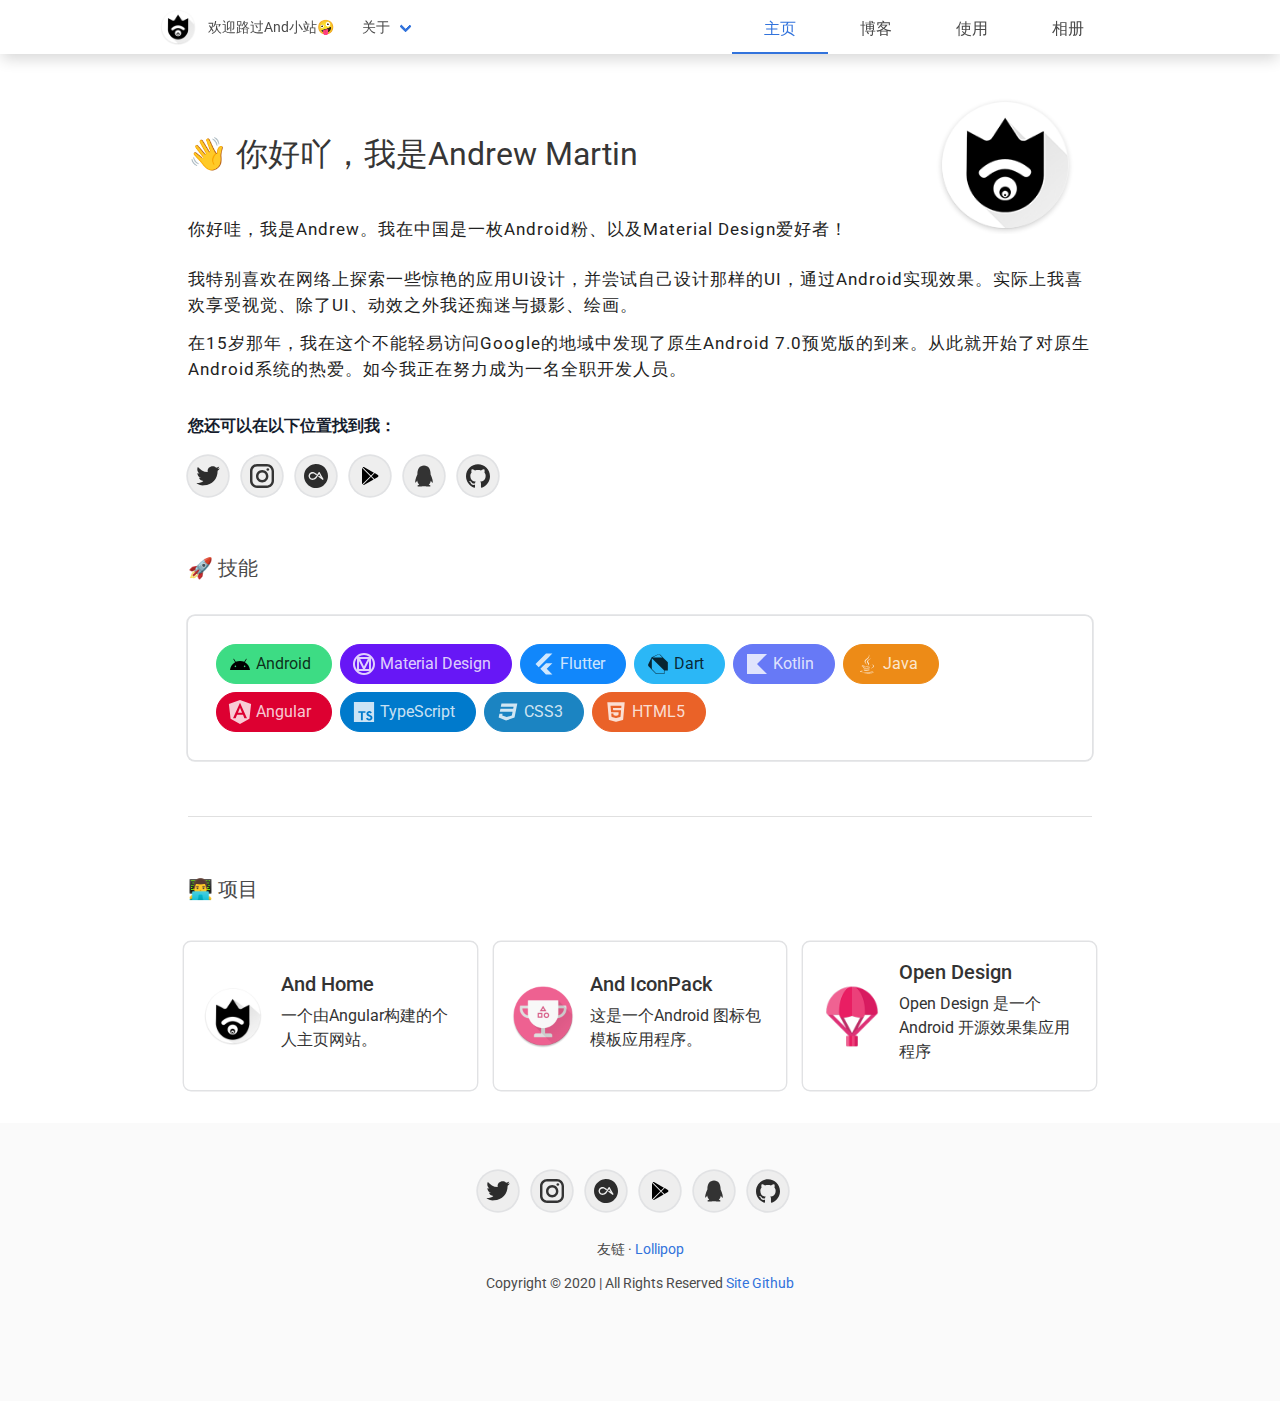
<file: index.html>
<!doctype html>
<html lang="en">
<head>
  <meta charset="utf-8">
  <title>AndHome</title>
  <base href="/#/">
  <meta name="viewport" content="width=device-width, initial-scale=1">
  <link rel="icon" type="image/x-icon" href="favicon.ico">
  <link href="https://fonts.googleapis.com/icon?family=Material+Icons"
        rel="stylesheet">
  <link href="https://fonts.googleapis.com/css?family=Roboto:300,400,500&display=swap" rel="stylesheet">
  <link href="https://fonts.googleapis.com/icon?family=Material+Icons" rel="stylesheet">

  <script src="assets/js/svg-inject.js"></script>
<link rel="stylesheet" href="styles.6cab966508c3faf1b545.css"></head>
<body class="mat-typography has-navbar-fixed-top">
  <app-root></app-root>
<script src="runtime.e227d1a0e31cbccbf8ec.js" defer></script><script src="polyfills.a4021de53358bb0fec14.js" defer></script><script src="scripts.7b20055906967c9b8c20.js" defer></script><script src="main.75a14d84ea054457f918.js" defer></script></body>
</html>
</file>
<file: styles.6cab966508c3faf1b545.css>
.mat-badge-content{font-weight:600;font-size:12px;font-family:Roboto,Helvetica Neue,sans-serif}.mat-badge-small .mat-badge-content{font-size:9px}.mat-badge-large .mat-badge-content{font-size:24px}.mat-h1,.mat-headline,.mat-typography h1{font:400 24px/32px Roboto,Helvetica Neue,sans-serif;letter-spacing:normal;margin:0 0 16px}.mat-h2,.mat-title,.mat-typography h2{font:500 20px/32px Roboto,Helvetica Neue,sans-serif;letter-spacing:normal;margin:0 0 16px}.mat-h3,.mat-subheading-2,.mat-typography h3{font:400 16px/28px Roboto,Helvetica Neue,sans-serif;letter-spacing:normal;margin:0 0 16px}.mat-h4,.mat-subheading-1,.mat-typography h4{font:400 15px/24px Roboto,Helvetica Neue,sans-serif;letter-spacing:normal;margin:0 0 16px}.mat-h5,.mat-typography h5{font:400 calc(14px * .83)/20px Roboto,Helvetica Neue,sans-serif;margin:0 0 12px}.mat-h6,.mat-typography h6{font:400 calc(14px * .67)/20px Roboto,Helvetica Neue,sans-serif;margin:0 0 12px}.mat-body-2,.mat-body-strong{font:500 14px/24px Roboto,Helvetica Neue,sans-serif;letter-spacing:normal}.mat-body,.mat-body-1,.mat-typography{font:400 14px/20px Roboto,Helvetica Neue,sans-serif;letter-spacing:normal}.mat-body-1 p,.mat-body p,.mat-typography p{margin:0 0 12px}.mat-caption,.mat-small{font:400 12px/20px Roboto,Helvetica Neue,sans-serif;letter-spacing:normal}.mat-display-4,.mat-typography .mat-display-4{font:300 112px/112px Roboto,Helvetica Neue,sans-serif;letter-spacing:-.05em;margin:0 0 56px}.mat-display-3,.mat-typography .mat-display-3{font:400 56px/56px Roboto,Helvetica Neue,sans-serif;letter-spacing:-.02em;margin:0 0 64px}.mat-display-2,.mat-typography .mat-display-2{font:400 45px/48px Roboto,Helvetica Neue,sans-serif;letter-spacing:-.005em;margin:0 0 64px}.mat-display-1,.mat-typography .mat-display-1{font:400 34px/40px Roboto,Helvetica Neue,sans-serif;letter-spacing:normal;margin:0 0 64px}.mat-bottom-sheet-container{font:400 14px/20px Roboto,Helvetica Neue,sans-serif;letter-spacing:normal}.mat-button,.mat-fab,.mat-flat-button,.mat-icon-button,.mat-mini-fab,.mat-raised-button,.mat-stroked-button{font-family:Roboto,Helvetica Neue,sans-serif;font-size:14px;font-weight:500}.mat-button-toggle,.mat-card{font-family:Roboto,Helvetica Neue,sans-serif}.mat-card-title{font-size:24px;font-weight:500}.mat-card-header .mat-card-title{font-size:20px}.mat-card-content,.mat-card-subtitle{font-size:14px}.mat-checkbox{font-family:Roboto,Helvetica Neue,sans-serif}.mat-checkbox-layout .mat-checkbox-label{line-height:24px}.mat-chip{font-size:14px;font-weight:500}.mat-chip .mat-chip-remove.mat-icon,.mat-chip .mat-chip-trailing-icon.mat-icon{font-size:18px}.mat-table{font-family:Roboto,Helvetica Neue,sans-serif}.mat-header-cell{font-size:12px;font-weight:500}.mat-cell,.mat-footer-cell{font-size:14px}.mat-calendar{font-family:Roboto,Helvetica Neue,sans-serif}.mat-calendar-body{font-size:13px}.mat-calendar-body-label,.mat-calendar-period-button{font-size:14px;font-weight:500}.mat-calendar-table-header th{font-size:11px;font-weight:400}.mat-dialog-title{font:500 20px/32px Roboto,Helvetica Neue,sans-serif;letter-spacing:normal}.mat-expansion-panel-header{font-family:Roboto,Helvetica Neue,sans-serif;font-size:15px;font-weight:400}.mat-expansion-panel-content{font:400 14px/20px Roboto,Helvetica Neue,sans-serif;letter-spacing:normal}.mat-form-field{font-size:inherit;font-weight:400;line-height:1.125;font-family:Roboto,Helvetica Neue,sans-serif;letter-spacing:normal}.mat-form-field-wrapper{padding-bottom:1.34375em}.mat-form-field-prefix .mat-icon,.mat-form-field-suffix .mat-icon{font-size:150%;line-height:1.125}.mat-form-field-prefix .mat-icon-button,.mat-form-field-suffix .mat-icon-button{height:1.5em;width:1.5em}.mat-form-field-prefix .mat-icon-button .mat-icon,.mat-form-field-suffix .mat-icon-button .mat-icon{height:1.125em;line-height:1.125}.mat-form-field-infix{padding:.5em 0;border-top:.84375em solid transparent}.mat-form-field-can-float.mat-form-field-should-float .mat-form-field-label,.mat-form-field-can-float .mat-input-server:focus+.mat-form-field-label-wrapper .mat-form-field-label{transform:translateY(-1.34375em) scale(.75);width:133.3333333333%}.mat-form-field-can-float .mat-input-server[label]:not(:label-shown)+.mat-form-field-label-wrapper .mat-form-field-label{transform:translateY(-1.34374em) scale(.75);width:133.3333433333%}.mat-form-field-label-wrapper{top:-.84375em;padding-top:.84375em}.mat-form-field-label{top:1.34375em}.mat-form-field-underline{bottom:1.34375em}.mat-form-field-subscript-wrapper{font-size:75%;margin-top:.6666666667em;top:calc(100% - 1.7916666667em)}.mat-form-field-appearance-legacy .mat-form-field-wrapper{padding-bottom:1.25em}.mat-form-field-appearance-legacy .mat-form-field-infix{padding:.4375em 0}.mat-form-field-appearance-legacy.mat-form-field-can-float.mat-form-field-should-float .mat-form-field-label,.mat-form-field-appearance-legacy.mat-form-field-can-float .mat-input-server:focus+.mat-form-field-label-wrapper .mat-form-field-label{transform:translateY(-1.28125em) scale(.75) perspective(100px) translateZ(.001px);-ms-transform:translateY(-1.28125em) scale(.75);width:133.3333333333%}.mat-form-field-appearance-legacy.mat-form-field-can-float .mat-form-field-autofill-control:-webkit-autofill+.mat-form-field-label-wrapper .mat-form-field-label{transform:translateY(-1.28125em) scale(.75) perspective(100px) translateZ(.00101px);-ms-transform:translateY(-1.28124em) scale(.75);width:133.3333433333%}.mat-form-field-appearance-legacy.mat-form-field-can-float .mat-input-server[label]:not(:label-shown)+.mat-form-field-label-wrapper .mat-form-field-label{transform:translateY(-1.28125em) scale(.75) perspective(100px) translateZ(.00102px);-ms-transform:translateY(-1.28123em) scale(.75);width:133.3333533333%}.mat-form-field-appearance-legacy .mat-form-field-label{top:1.28125em}.mat-form-field-appearance-legacy .mat-form-field-underline{bottom:1.25em}.mat-form-field-appearance-legacy .mat-form-field-subscript-wrapper{margin-top:.5416666667em;top:calc(100% - 1.6666666667em)}@media print{.mat-form-field-appearance-legacy.mat-form-field-can-float.mat-form-field-should-float .mat-form-field-label,.mat-form-field-appearance-legacy.mat-form-field-can-float .mat-input-server:focus+.mat-form-field-label-wrapper .mat-form-field-label{transform:translateY(-1.28122em) scale(.75)}.mat-form-field-appearance-legacy.mat-form-field-can-float .mat-form-field-autofill-control:-webkit-autofill+.mat-form-field-label-wrapper .mat-form-field-label{transform:translateY(-1.28121em) scale(.75)}.mat-form-field-appearance-legacy.mat-form-field-can-float .mat-input-server[label]:not(:label-shown)+.mat-form-field-label-wrapper .mat-form-field-label{transform:translateY(-1.2812em) scale(.75)}}.mat-form-field-appearance-fill .mat-form-field-infix{padding:.25em 0 .75em}.mat-form-field-appearance-fill .mat-form-field-label{top:1.09375em;margin-top:-.5em}.mat-form-field-appearance-fill.mat-form-field-can-float.mat-form-field-should-float .mat-form-field-label,.mat-form-field-appearance-fill.mat-form-field-can-float .mat-input-server:focus+.mat-form-field-label-wrapper .mat-form-field-label{transform:translateY(-.59375em) scale(.75);width:133.3333333333%}.mat-form-field-appearance-fill.mat-form-field-can-float .mat-input-server[label]:not(:label-shown)+.mat-form-field-label-wrapper .mat-form-field-label{transform:translateY(-.59374em) scale(.75);width:133.3333433333%}.mat-form-field-appearance-outline .mat-form-field-infix{padding:1em 0}.mat-form-field-appearance-outline .mat-form-field-label{top:1.84375em;margin-top:-.25em}.mat-form-field-appearance-outline.mat-form-field-can-float.mat-form-field-should-float .mat-form-field-label,.mat-form-field-appearance-outline.mat-form-field-can-float .mat-input-server:focus+.mat-form-field-label-wrapper .mat-form-field-label{transform:translateY(-1.59375em) scale(.75);width:133.3333333333%}.mat-form-field-appearance-outline.mat-form-field-can-float .mat-input-server[label]:not(:label-shown)+.mat-form-field-label-wrapper .mat-form-field-label{transform:translateY(-1.59374em) scale(.75);width:133.3333433333%}.mat-grid-tile-footer,.mat-grid-tile-header{font-size:14px}.mat-grid-tile-footer .mat-line,.mat-grid-tile-header .mat-line{white-space:nowrap;overflow:hidden;text-overflow:ellipsis;display:block;box-sizing:border-box}.mat-grid-tile-footer .mat-line:nth-child(n+2),.mat-grid-tile-header .mat-line:nth-child(n+2){font-size:12px}input.mat-input-element{margin-top:-.0625em}.mat-menu-item{font-family:Roboto,Helvetica Neue,sans-serif;font-size:14px;font-weight:400}.mat-paginator,.mat-paginator-page-size .mat-select-trigger{font-family:Roboto,Helvetica Neue,sans-serif;font-size:12px}.mat-radio-button,.mat-select{font-family:Roboto,Helvetica Neue,sans-serif}.mat-select-trigger{height:1.125em}.mat-slide-toggle-content,.mat-slider-thumb-label-text{font-family:Roboto,Helvetica Neue,sans-serif}.mat-slider-thumb-label-text{font-size:12px;font-weight:500}.mat-stepper-horizontal,.mat-stepper-vertical{font-family:Roboto,Helvetica Neue,sans-serif}.mat-step-label{font-size:14px;font-weight:400}.mat-step-sub-label-error{font-weight:400}.mat-step-label-error{font-size:14px}.mat-step-label-selected{font-size:14px;font-weight:500}.mat-tab-group,.mat-tab-label,.mat-tab-link{font-family:Roboto,Helvetica Neue,sans-serif}.mat-tab-label,.mat-tab-link{font-size:14px;font-weight:500}.mat-toolbar,.mat-toolbar h1,.mat-toolbar h2,.mat-toolbar h3,.mat-toolbar h4,.mat-toolbar h5,.mat-toolbar h6{font:500 20px/32px Roboto,Helvetica Neue,sans-serif;letter-spacing:normal;margin:0}.mat-tooltip{font-family:Roboto,Helvetica Neue,sans-serif;font-size:10px;padding-top:6px;padding-bottom:6px}.mat-tooltip-handset{font-size:14px;padding-top:8px;padding-bottom:8px}.mat-list-item,.mat-list-option{font-family:Roboto,Helvetica Neue,sans-serif}.mat-list-base .mat-list-item{font-size:16px}.mat-list-base .mat-list-item .mat-line{white-space:nowrap;overflow:hidden;text-overflow:ellipsis;display:block;box-sizing:border-box}.mat-list-base .mat-list-item .mat-line:nth-child(n+2){font-size:14px}.mat-list-base .mat-list-option{font-size:16px}.mat-list-base .mat-list-option .mat-line{white-space:nowrap;overflow:hidden;text-overflow:ellipsis;display:block;box-sizing:border-box}.mat-list-base .mat-list-option .mat-line:nth-child(n+2){font-size:14px}.mat-list-base .mat-subheader{font-family:Roboto,Helvetica Neue,sans-serif;font-size:14px;font-weight:500}.mat-list-base[dense] .mat-list-item{font-size:12px}.mat-list-base[dense] .mat-list-item .mat-line{white-space:nowrap;overflow:hidden;text-overflow:ellipsis;display:block;box-sizing:border-box}.mat-list-base[dense] .mat-list-item .mat-line:nth-child(n+2),.mat-list-base[dense] .mat-list-option{font-size:12px}.mat-list-base[dense] .mat-list-option .mat-line{white-space:nowrap;overflow:hidden;text-overflow:ellipsis;display:block;box-sizing:border-box}.mat-list-base[dense] .mat-list-option .mat-line:nth-child(n+2){font-size:12px}.mat-list-base[dense] .mat-subheader{font-family:Roboto,Helvetica Neue,sans-serif;font-size:12px;font-weight:500}.mat-option{font-family:Roboto,Helvetica Neue,sans-serif;font-size:16px}.mat-optgroup-label{font:500 14px/24px Roboto,Helvetica Neue,sans-serif;letter-spacing:normal}.mat-simple-snackbar{font-family:Roboto,Helvetica Neue,sans-serif;font-size:14px}.mat-simple-snackbar-action{line-height:1;font-family:inherit;font-size:inherit;font-weight:500}.mat-tree{font-family:Roboto,Helvetica Neue,sans-serif}.mat-nested-tree-node,.mat-tree-node{font-weight:400;font-size:14px}.mat-ripple{overflow:hidden;position:relative}.mat-ripple:not(:empty){transform:translateZ(0)}.mat-ripple.mat-ripple-unbounded{overflow:visible}.mat-ripple-element{position:absolute;border-radius:50%;pointer-events:none;transition:opacity,transform 0ms cubic-bezier(0,0,.2,1);transform:scale(0)}.cdk-high-contrast-active .mat-ripple-element{display:none}.cdk-visually-hidden{border:0;clip:rect(0 0 0 0);height:1px;margin:-1px;overflow:hidden;padding:0;position:absolute;width:1px;outline:0;-webkit-appearance:none;-moz-appearance:none}.cdk-global-overlay-wrapper,.cdk-overlay-container{pointer-events:none;top:0;left:0;height:100%;width:100%}.cdk-overlay-container{position:fixed;z-index:1000}.cdk-overlay-container:empty{display:none}.cdk-global-overlay-wrapper,.cdk-overlay-pane{display:flex;position:absolute;z-index:1000}.cdk-overlay-pane{pointer-events:auto;box-sizing:border-box;max-width:100%;max-height:100%}.cdk-overlay-backdrop{position:absolute;top:0;bottom:0;left:0;right:0;z-index:1000;pointer-events:auto;-webkit-tap-highlight-color:transparent;transition:opacity .4s cubic-bezier(.25,.8,.25,1);opacity:0}.cdk-overlay-backdrop.cdk-overlay-backdrop-showing{opacity:1}@media screen and (-ms-high-contrast:active){.cdk-overlay-backdrop.cdk-overlay-backdrop-showing{opacity:.6}}.cdk-overlay-dark-backdrop{background:rgba(0,0,0,.32)}.cdk-overlay-transparent-backdrop,.cdk-overlay-transparent-backdrop.cdk-overlay-backdrop-showing{opacity:0}.cdk-overlay-connected-position-bounding-box{position:absolute;z-index:1000;display:flex;flex-direction:column;min-width:1px;min-height:1px}.cdk-global-scrollblock{position:fixed;width:100%;overflow-y:scroll}@keyframes cdk-text-field-autofill-start{/*!*/}@keyframes cdk-text-field-autofill-end{/*!*/}.cdk-text-field-autofill-monitored:-webkit-autofill{animation:cdk-text-field-autofill-start 0s 1ms}.cdk-text-field-autofill-monitored:not(:-webkit-autofill){animation:cdk-text-field-autofill-end 0s 1ms}textarea.cdk-textarea-autosize{resize:none}textarea.cdk-textarea-autosize-measuring{padding:2px 0!important;box-sizing:initial!important;height:auto!important;overflow:hidden!important}textarea.cdk-textarea-autosize-measuring-firefox{padding:2px 0!important;box-sizing:initial!important;height:0!important}.mat-focus-indicator,.mat-mdc-focus-indicator{position:relative}.mat-ripple-element{background-color:rgba(0,0,0,.1)}.mat-option{color:rgba(0,0,0,.87)}.mat-option.mat-active,.mat-option.mat-selected:not(.mat-option-multiple):not(.mat-option-disabled),.mat-option:focus:not(.mat-option-disabled),.mat-option:hover:not(.mat-option-disabled){background:rgba(0,0,0,.04)}.mat-option.mat-active{color:rgba(0,0,0,.87)}.mat-option.mat-option-disabled{color:rgba(0,0,0,.38)}.mat-primary .mat-option.mat-selected:not(.mat-option-disabled){color:#3f51b5}.mat-accent .mat-option.mat-selected:not(.mat-option-disabled){color:#ff4081}.mat-warn .mat-option.mat-selected:not(.mat-option-disabled){color:#f44336}.mat-optgroup-label{color:rgba(0,0,0,.54)}.mat-optgroup-disabled .mat-optgroup-label{color:rgba(0,0,0,.38)}.mat-pseudo-checkbox{color:rgba(0,0,0,.54)}.mat-pseudo-checkbox:after{color:#fafafa}.mat-pseudo-checkbox-disabled{color:#b0b0b0}.mat-primary .mat-pseudo-checkbox-checked,.mat-primary .mat-pseudo-checkbox-indeterminate{background:#3f51b5}.mat-accent .mat-pseudo-checkbox-checked,.mat-accent .mat-pseudo-checkbox-indeterminate,.mat-pseudo-checkbox-checked,.mat-pseudo-checkbox-indeterminate{background:#ff4081}.mat-warn .mat-pseudo-checkbox-checked,.mat-warn .mat-pseudo-checkbox-indeterminate{background:#f44336}.mat-pseudo-checkbox-checked.mat-pseudo-checkbox-disabled,.mat-pseudo-checkbox-indeterminate.mat-pseudo-checkbox-disabled{background:#b0b0b0}.mat-app-background{background-color:#fafafa;color:rgba(0,0,0,.87)}.mat-elevation-z0{box-shadow:0 0 0 0 rgba(0,0,0,.2),0 0 0 0 rgba(0,0,0,.14),0 0 0 0 rgba(0,0,0,.12)}.mat-elevation-z1{box-shadow:0 2px 1px -1px rgba(0,0,0,.2),0 1px 1px 0 rgba(0,0,0,.14),0 1px 3px 0 rgba(0,0,0,.12)}.mat-elevation-z2{box-shadow:0 3px 1px -2px rgba(0,0,0,.2),0 2px 2px 0 rgba(0,0,0,.14),0 1px 5px 0 rgba(0,0,0,.12)}.mat-elevation-z3{box-shadow:0 3px 3px -2px rgba(0,0,0,.2),0 3px 4px 0 rgba(0,0,0,.14),0 1px 8px 0 rgba(0,0,0,.12)}.mat-elevation-z4{box-shadow:0 2px 4px -1px rgba(0,0,0,.2),0 4px 5px 0 rgba(0,0,0,.14),0 1px 10px 0 rgba(0,0,0,.12)}.mat-elevation-z5{box-shadow:0 3px 5px -1px rgba(0,0,0,.2),0 5px 8px 0 rgba(0,0,0,.14),0 1px 14px 0 rgba(0,0,0,.12)}.mat-elevation-z6{box-shadow:0 3px 5px -1px rgba(0,0,0,.2),0 6px 10px 0 rgba(0,0,0,.14),0 1px 18px 0 rgba(0,0,0,.12)}.mat-elevation-z7{box-shadow:0 4px 5px -2px rgba(0,0,0,.2),0 7px 10px 1px rgba(0,0,0,.14),0 2px 16px 1px rgba(0,0,0,.12)}.mat-elevation-z8{box-shadow:0 5px 5px -3px rgba(0,0,0,.2),0 8px 10px 1px rgba(0,0,0,.14),0 3px 14px 2px rgba(0,0,0,.12)}.mat-elevation-z9{box-shadow:0 5px 6px -3px rgba(0,0,0,.2),0 9px 12px 1px rgba(0,0,0,.14),0 3px 16px 2px rgba(0,0,0,.12)}.mat-elevation-z10{box-shadow:0 6px 6px -3px rgba(0,0,0,.2),0 10px 14px 1px rgba(0,0,0,.14),0 4px 18px 3px rgba(0,0,0,.12)}.mat-elevation-z11{box-shadow:0 6px 7px -4px rgba(0,0,0,.2),0 11px 15px 1px rgba(0,0,0,.14),0 4px 20px 3px rgba(0,0,0,.12)}.mat-elevation-z12{box-shadow:0 7px 8px -4px rgba(0,0,0,.2),0 12px 17px 2px rgba(0,0,0,.14),0 5px 22px 4px rgba(0,0,0,.12)}.mat-elevation-z13{box-shadow:0 7px 8px -4px rgba(0,0,0,.2),0 13px 19px 2px rgba(0,0,0,.14),0 5px 24px 4px rgba(0,0,0,.12)}.mat-elevation-z14{box-shadow:0 7px 9px -4px rgba(0,0,0,.2),0 14px 21px 2px rgba(0,0,0,.14),0 5px 26px 4px rgba(0,0,0,.12)}.mat-elevation-z15{box-shadow:0 8px 9px -5px rgba(0,0,0,.2),0 15px 22px 2px rgba(0,0,0,.14),0 6px 28px 5px rgba(0,0,0,.12)}.mat-elevation-z16{box-shadow:0 8px 10px -5px rgba(0,0,0,.2),0 16px 24px 2px rgba(0,0,0,.14),0 6px 30px 5px rgba(0,0,0,.12)}.mat-elevation-z17{box-shadow:0 8px 11px -5px rgba(0,0,0,.2),0 17px 26px 2px rgba(0,0,0,.14),0 6px 32px 5px rgba(0,0,0,.12)}.mat-elevation-z18{box-shadow:0 9px 11px -5px rgba(0,0,0,.2),0 18px 28px 2px rgba(0,0,0,.14),0 7px 34px 6px rgba(0,0,0,.12)}.mat-elevation-z19{box-shadow:0 9px 12px -6px rgba(0,0,0,.2),0 19px 29px 2px rgba(0,0,0,.14),0 7px 36px 6px rgba(0,0,0,.12)}.mat-elevation-z20{box-shadow:0 10px 13px -6px rgba(0,0,0,.2),0 20px 31px 3px rgba(0,0,0,.14),0 8px 38px 7px rgba(0,0,0,.12)}.mat-elevation-z21{box-shadow:0 10px 13px -6px rgba(0,0,0,.2),0 21px 33px 3px rgba(0,0,0,.14),0 8px 40px 7px rgba(0,0,0,.12)}.mat-elevation-z22{box-shadow:0 10px 14px -6px rgba(0,0,0,.2),0 22px 35px 3px rgba(0,0,0,.14),0 8px 42px 7px rgba(0,0,0,.12)}.mat-elevation-z23{box-shadow:0 11px 14px -7px rgba(0,0,0,.2),0 23px 36px 3px rgba(0,0,0,.14),0 9px 44px 8px rgba(0,0,0,.12)}.mat-elevation-z24{box-shadow:0 11px 15px -7px rgba(0,0,0,.2),0 24px 38px 3px rgba(0,0,0,.14),0 9px 46px 8px rgba(0,0,0,.12)}.mat-theme-loaded-marker{display:none}.mat-autocomplete-panel{background:#fff;color:rgba(0,0,0,.87)}.mat-autocomplete-panel:not([class*=mat-elevation-z]){box-shadow:0 2px 4px -1px rgba(0,0,0,.2),0 4px 5px 0 rgba(0,0,0,.14),0 1px 10px 0 rgba(0,0,0,.12)}.mat-autocomplete-panel .mat-option.mat-selected:not(.mat-active):not(:hover){background:#fff}.mat-autocomplete-panel .mat-option.mat-selected:not(.mat-active):not(:hover):not(.mat-option-disabled){color:rgba(0,0,0,.87)}.mat-badge-content{color:#fff;background:#3f51b5}.cdk-high-contrast-active .mat-badge-content{outline:1px solid;border-radius:0}.mat-badge-accent .mat-badge-content{background:#ff4081;color:#fff}.mat-badge-warn .mat-badge-content{color:#fff;background:#f44336}.mat-badge{position:relative}.mat-badge-hidden .mat-badge-content{display:none}.mat-badge-disabled .mat-badge-content{background:#b9b9b9;color:rgba(0,0,0,.38)}.mat-badge-content{position:absolute;text-align:center;display:inline-block;border-radius:50%;transition:transform .2s ease-in-out;transform:scale(.6);overflow:hidden;white-space:nowrap;text-overflow:ellipsis;pointer-events:none}.mat-badge-content._mat-animation-noopable,.ng-animate-disabled .mat-badge-content{transition:none}.mat-badge-content.mat-badge-active{transform:none}.mat-badge-small .mat-badge-content{width:16px;height:16px;line-height:16px}.mat-badge-small.mat-badge-above .mat-badge-content{top:-8px}.mat-badge-small.mat-badge-below .mat-badge-content{bottom:-8px}.mat-badge-small.mat-badge-before .mat-badge-content{left:-16px}[dir=rtl] .mat-badge-small.mat-badge-before .mat-badge-content{left:auto;right:-16px}.mat-badge-small.mat-badge-after .mat-badge-content{right:-16px}[dir=rtl] .mat-badge-small.mat-badge-after .mat-badge-content{right:auto;left:-16px}.mat-badge-small.mat-badge-overlap.mat-badge-before .mat-badge-content{left:-8px}[dir=rtl] .mat-badge-small.mat-badge-overlap.mat-badge-before .mat-badge-content{left:auto;right:-8px}.mat-badge-small.mat-badge-overlap.mat-badge-after .mat-badge-content{right:-8px}[dir=rtl] .mat-badge-small.mat-badge-overlap.mat-badge-after .mat-badge-content{right:auto;left:-8px}.mat-badge-medium .mat-badge-content{width:22px;height:22px;line-height:22px}.mat-badge-medium.mat-badge-above .mat-badge-content{top:-11px}.mat-badge-medium.mat-badge-below .mat-badge-content{bottom:-11px}.mat-badge-medium.mat-badge-before .mat-badge-content{left:-22px}[dir=rtl] .mat-badge-medium.mat-badge-before .mat-badge-content{left:auto;right:-22px}.mat-badge-medium.mat-badge-after .mat-badge-content{right:-22px}[dir=rtl] .mat-badge-medium.mat-badge-after .mat-badge-content{right:auto;left:-22px}.mat-badge-medium.mat-badge-overlap.mat-badge-before .mat-badge-content{left:-11px}[dir=rtl] .mat-badge-medium.mat-badge-overlap.mat-badge-before .mat-badge-content{left:auto;right:-11px}.mat-badge-medium.mat-badge-overlap.mat-badge-after .mat-badge-content{right:-11px}[dir=rtl] .mat-badge-medium.mat-badge-overlap.mat-badge-after .mat-badge-content{right:auto;left:-11px}.mat-badge-large .mat-badge-content{width:28px;height:28px;line-height:28px}.mat-badge-large.mat-badge-above .mat-badge-content{top:-14px}.mat-badge-large.mat-badge-below .mat-badge-content{bottom:-14px}.mat-badge-large.mat-badge-before .mat-badge-content{left:-28px}[dir=rtl] .mat-badge-large.mat-badge-before .mat-badge-content{left:auto;right:-28px}.mat-badge-large.mat-badge-after .mat-badge-content{right:-28px}[dir=rtl] .mat-badge-large.mat-badge-after .mat-badge-content{right:auto;left:-28px}.mat-badge-large.mat-badge-overlap.mat-badge-before .mat-badge-content{left:-14px}[dir=rtl] .mat-badge-large.mat-badge-overlap.mat-badge-before .mat-badge-content{left:auto;right:-14px}.mat-badge-large.mat-badge-overlap.mat-badge-after .mat-badge-content{right:-14px}[dir=rtl] .mat-badge-large.mat-badge-overlap.mat-badge-after .mat-badge-content{right:auto;left:-14px}.mat-bottom-sheet-container{box-shadow:0 8px 10px -5px rgba(0,0,0,.2),0 16px 24px 2px rgba(0,0,0,.14),0 6px 30px 5px rgba(0,0,0,.12);background:#fff;color:rgba(0,0,0,.87)}.mat-button,.mat-icon-button,.mat-stroked-button{color:inherit;background:transparent}.mat-button.mat-primary,.mat-icon-button.mat-primary,.mat-stroked-button.mat-primary{color:#3f51b5}.mat-button.mat-accent,.mat-icon-button.mat-accent,.mat-stroked-button.mat-accent{color:#ff4081}.mat-button.mat-warn,.mat-icon-button.mat-warn,.mat-stroked-button.mat-warn{color:#f44336}.mat-button.mat-accent.mat-button-disabled,.mat-button.mat-button-disabled.mat-button-disabled,.mat-button.mat-primary.mat-button-disabled,.mat-button.mat-warn.mat-button-disabled,.mat-icon-button.mat-accent.mat-button-disabled,.mat-icon-button.mat-button-disabled.mat-button-disabled,.mat-icon-button.mat-primary.mat-button-disabled,.mat-icon-button.mat-warn.mat-button-disabled,.mat-stroked-button.mat-accent.mat-button-disabled,.mat-stroked-button.mat-button-disabled.mat-button-disabled,.mat-stroked-button.mat-primary.mat-button-disabled,.mat-stroked-button.mat-warn.mat-button-disabled{color:rgba(0,0,0,.26)}.mat-button.mat-primary .mat-button-focus-overlay,.mat-icon-button.mat-primary .mat-button-focus-overlay,.mat-stroked-button.mat-primary .mat-button-focus-overlay{background-color:#3f51b5}.mat-button.mat-accent .mat-button-focus-overlay,.mat-icon-button.mat-accent .mat-button-focus-overlay,.mat-stroked-button.mat-accent .mat-button-focus-overlay{background-color:#ff4081}.mat-button.mat-warn .mat-button-focus-overlay,.mat-icon-button.mat-warn .mat-button-focus-overlay,.mat-stroked-button.mat-warn .mat-button-focus-overlay{background-color:#f44336}.mat-button.mat-button-disabled .mat-button-focus-overlay,.mat-icon-button.mat-button-disabled .mat-button-focus-overlay,.mat-stroked-button.mat-button-disabled .mat-button-focus-overlay{background-color:initial}.mat-button .mat-ripple-element,.mat-icon-button .mat-ripple-element,.mat-stroked-button .mat-ripple-element{opacity:.1;background-color:currentColor}.mat-button-focus-overlay{background:#000}.mat-stroked-button:not(.mat-button-disabled){border-color:rgba(0,0,0,.12)}.mat-fab,.mat-flat-button,.mat-mini-fab,.mat-raised-button{color:rgba(0,0,0,.87);background-color:#fff}.mat-fab.mat-accent,.mat-fab.mat-primary,.mat-fab.mat-warn,.mat-flat-button.mat-accent,.mat-flat-button.mat-primary,.mat-flat-button.mat-warn,.mat-mini-fab.mat-accent,.mat-mini-fab.mat-primary,.mat-mini-fab.mat-warn,.mat-raised-button.mat-accent,.mat-raised-button.mat-primary,.mat-raised-button.mat-warn{color:#fff}.mat-fab.mat-accent.mat-button-disabled,.mat-fab.mat-button-disabled.mat-button-disabled,.mat-fab.mat-primary.mat-button-disabled,.mat-fab.mat-warn.mat-button-disabled,.mat-flat-button.mat-accent.mat-button-disabled,.mat-flat-button.mat-button-disabled.mat-button-disabled,.mat-flat-button.mat-primary.mat-button-disabled,.mat-flat-button.mat-warn.mat-button-disabled,.mat-mini-fab.mat-accent.mat-button-disabled,.mat-mini-fab.mat-button-disabled.mat-button-disabled,.mat-mini-fab.mat-primary.mat-button-disabled,.mat-mini-fab.mat-warn.mat-button-disabled,.mat-raised-button.mat-accent.mat-button-disabled,.mat-raised-button.mat-button-disabled.mat-button-disabled,.mat-raised-button.mat-primary.mat-button-disabled,.mat-raised-button.mat-warn.mat-button-disabled{color:rgba(0,0,0,.26)}.mat-fab.mat-primary,.mat-flat-button.mat-primary,.mat-mini-fab.mat-primary,.mat-raised-button.mat-primary{background-color:#3f51b5}.mat-fab.mat-accent,.mat-flat-button.mat-accent,.mat-mini-fab.mat-accent,.mat-raised-button.mat-accent{background-color:#ff4081}.mat-fab.mat-warn,.mat-flat-button.mat-warn,.mat-mini-fab.mat-warn,.mat-raised-button.mat-warn{background-color:#f44336}.mat-fab.mat-accent.mat-button-disabled,.mat-fab.mat-button-disabled.mat-button-disabled,.mat-fab.mat-primary.mat-button-disabled,.mat-fab.mat-warn.mat-button-disabled,.mat-flat-button.mat-accent.mat-button-disabled,.mat-flat-button.mat-button-disabled.mat-button-disabled,.mat-flat-button.mat-primary.mat-button-disabled,.mat-flat-button.mat-warn.mat-button-disabled,.mat-mini-fab.mat-accent.mat-button-disabled,.mat-mini-fab.mat-button-disabled.mat-button-disabled,.mat-mini-fab.mat-primary.mat-button-disabled,.mat-mini-fab.mat-warn.mat-button-disabled,.mat-raised-button.mat-accent.mat-button-disabled,.mat-raised-button.mat-button-disabled.mat-button-disabled,.mat-raised-button.mat-primary.mat-button-disabled,.mat-raised-button.mat-warn.mat-button-disabled{background-color:rgba(0,0,0,.12)}.mat-fab.mat-accent .mat-ripple-element,.mat-fab.mat-primary .mat-ripple-element,.mat-fab.mat-warn .mat-ripple-element,.mat-flat-button.mat-accent .mat-ripple-element,.mat-flat-button.mat-primary .mat-ripple-element,.mat-flat-button.mat-warn .mat-ripple-element,.mat-mini-fab.mat-accent .mat-ripple-element,.mat-mini-fab.mat-primary .mat-ripple-element,.mat-mini-fab.mat-warn .mat-ripple-element,.mat-raised-button.mat-accent .mat-ripple-element,.mat-raised-button.mat-primary .mat-ripple-element,.mat-raised-button.mat-warn .mat-ripple-element{background-color:hsla(0,0%,100%,.1)}.mat-flat-button:not([class*=mat-elevation-z]),.mat-stroked-button:not([class*=mat-elevation-z]){box-shadow:0 0 0 0 rgba(0,0,0,.2),0 0 0 0 rgba(0,0,0,.14),0 0 0 0 rgba(0,0,0,.12)}.mat-raised-button:not([class*=mat-elevation-z]){box-shadow:0 3px 1px -2px rgba(0,0,0,.2),0 2px 2px 0 rgba(0,0,0,.14),0 1px 5px 0 rgba(0,0,0,.12)}.mat-raised-button:not(.mat-button-disabled):active:not([class*=mat-elevation-z]){box-shadow:0 5px 5px -3px rgba(0,0,0,.2),0 8px 10px 1px rgba(0,0,0,.14),0 3px 14px 2px rgba(0,0,0,.12)}.mat-raised-button.mat-button-disabled:not([class*=mat-elevation-z]){box-shadow:0 0 0 0 rgba(0,0,0,.2),0 0 0 0 rgba(0,0,0,.14),0 0 0 0 rgba(0,0,0,.12)}.mat-fab:not([class*=mat-elevation-z]),.mat-mini-fab:not([class*=mat-elevation-z]){box-shadow:0 3px 5px -1px rgba(0,0,0,.2),0 6px 10px 0 rgba(0,0,0,.14),0 1px 18px 0 rgba(0,0,0,.12)}.mat-fab:not(.mat-button-disabled):active:not([class*=mat-elevation-z]),.mat-mini-fab:not(.mat-button-disabled):active:not([class*=mat-elevation-z]){box-shadow:0 7px 8px -4px rgba(0,0,0,.2),0 12px 17px 2px rgba(0,0,0,.14),0 5px 22px 4px rgba(0,0,0,.12)}.mat-fab.mat-button-disabled:not([class*=mat-elevation-z]),.mat-mini-fab.mat-button-disabled:not([class*=mat-elevation-z]){box-shadow:0 0 0 0 rgba(0,0,0,.2),0 0 0 0 rgba(0,0,0,.14),0 0 0 0 rgba(0,0,0,.12)}.mat-button-toggle-group,.mat-button-toggle-standalone{box-shadow:0 3px 1px -2px rgba(0,0,0,.2),0 2px 2px 0 rgba(0,0,0,.14),0 1px 5px 0 rgba(0,0,0,.12)}.mat-button-toggle-group-appearance-standard,.mat-button-toggle-standalone.mat-button-toggle-appearance-standard{box-shadow:none}.mat-button-toggle{color:rgba(0,0,0,.38)}.mat-button-toggle .mat-button-toggle-focus-overlay{background-color:rgba(0,0,0,.12)}.mat-button-toggle-appearance-standard{color:rgba(0,0,0,.87);background:#fff}.mat-button-toggle-appearance-standard .mat-button-toggle-focus-overlay{background-color:#000}.mat-button-toggle-group-appearance-standard .mat-button-toggle+.mat-button-toggle{border-left:1px solid rgba(0,0,0,.12)}[dir=rtl] .mat-button-toggle-group-appearance-standard .mat-button-toggle+.mat-button-toggle{border-left:none;border-right:1px solid rgba(0,0,0,.12)}.mat-button-toggle-group-appearance-standard.mat-button-toggle-vertical .mat-button-toggle+.mat-button-toggle{border-left:none;border-right:none;border-top:1px solid rgba(0,0,0,.12)}.mat-button-toggle-checked{background-color:#e0e0e0;color:rgba(0,0,0,.54)}.mat-button-toggle-checked.mat-button-toggle-appearance-standard{color:rgba(0,0,0,.87)}.mat-button-toggle-disabled{color:rgba(0,0,0,.26);background-color:#eee}.mat-button-toggle-disabled.mat-button-toggle-appearance-standard{background:#fff}.mat-button-toggle-disabled.mat-button-toggle-checked{background-color:#bdbdbd}.mat-button-toggle-group-appearance-standard,.mat-button-toggle-standalone.mat-button-toggle-appearance-standard{border:1px solid rgba(0,0,0,.12)}.mat-button-toggle-appearance-standard .mat-button-toggle-label-content{line-height:48px}.mat-card{background:#fff;color:rgba(0,0,0,.87)}.mat-card:not([class*=mat-elevation-z]){box-shadow:0 2px 1px -1px rgba(0,0,0,.2),0 1px 1px 0 rgba(0,0,0,.14),0 1px 3px 0 rgba(0,0,0,.12)}.mat-card.mat-card-flat:not([class*=mat-elevation-z]){box-shadow:0 0 0 0 rgba(0,0,0,.2),0 0 0 0 rgba(0,0,0,.14),0 0 0 0 rgba(0,0,0,.12)}.mat-card-subtitle{color:rgba(0,0,0,.54)}.mat-checkbox-frame{border-color:rgba(0,0,0,.54)}.mat-checkbox-checkmark{fill:#fafafa}.mat-checkbox-checkmark-path{stroke:#fafafa!important}.mat-checkbox-mixedmark{background-color:#fafafa}.mat-checkbox-checked.mat-primary .mat-checkbox-background,.mat-checkbox-indeterminate.mat-primary .mat-checkbox-background{background-color:#3f51b5}.mat-checkbox-checked.mat-accent .mat-checkbox-background,.mat-checkbox-indeterminate.mat-accent .mat-checkbox-background{background-color:#ff4081}.mat-checkbox-checked.mat-warn .mat-checkbox-background,.mat-checkbox-indeterminate.mat-warn .mat-checkbox-background{background-color:#f44336}.mat-checkbox-disabled.mat-checkbox-checked .mat-checkbox-background,.mat-checkbox-disabled.mat-checkbox-indeterminate .mat-checkbox-background{background-color:#b0b0b0}.mat-checkbox-disabled:not(.mat-checkbox-checked) .mat-checkbox-frame{border-color:#b0b0b0}.mat-checkbox-disabled .mat-checkbox-label{color:rgba(0,0,0,.54)}.mat-checkbox .mat-ripple-element{background-color:#000}.mat-checkbox-checked:not(.mat-checkbox-disabled).mat-primary .mat-ripple-element,.mat-checkbox:active:not(.mat-checkbox-disabled).mat-primary .mat-ripple-element{background:#3f51b5}.mat-checkbox-checked:not(.mat-checkbox-disabled).mat-accent .mat-ripple-element,.mat-checkbox:active:not(.mat-checkbox-disabled).mat-accent .mat-ripple-element{background:#ff4081}.mat-checkbox-checked:not(.mat-checkbox-disabled).mat-warn .mat-ripple-element,.mat-checkbox:active:not(.mat-checkbox-disabled).mat-warn .mat-ripple-element{background:#f44336}.mat-chip.mat-standard-chip{background-color:#e0e0e0;color:rgba(0,0,0,.87)}.mat-chip.mat-standard-chip .mat-chip-remove{color:rgba(0,0,0,.87);opacity:.4}.mat-chip.mat-standard-chip:not(.mat-chip-disabled):active{box-shadow:0 3px 3px -2px rgba(0,0,0,.2),0 3px 4px 0 rgba(0,0,0,.14),0 1px 8px 0 rgba(0,0,0,.12)}.mat-chip.mat-standard-chip:not(.mat-chip-disabled) .mat-chip-remove:hover{opacity:.54}.mat-chip.mat-standard-chip.mat-chip-disabled{opacity:.4}.mat-chip.mat-standard-chip:after{background:#000}.mat-chip.mat-standard-chip.mat-chip-selected.mat-primary{background-color:#3f51b5;color:#fff}.mat-chip.mat-standard-chip.mat-chip-selected.mat-primary .mat-chip-remove{color:#fff;opacity:.4}.mat-chip.mat-standard-chip.mat-chip-selected.mat-primary .mat-ripple-element{background-color:hsla(0,0%,100%,.1)}.mat-chip.mat-standard-chip.mat-chip-selected.mat-warn{background-color:#f44336;color:#fff}.mat-chip.mat-standard-chip.mat-chip-selected.mat-warn .mat-chip-remove{color:#fff;opacity:.4}.mat-chip.mat-standard-chip.mat-chip-selected.mat-warn .mat-ripple-element{background-color:hsla(0,0%,100%,.1)}.mat-chip.mat-standard-chip.mat-chip-selected.mat-accent{background-color:#ff4081;color:#fff}.mat-chip.mat-standard-chip.mat-chip-selected.mat-accent .mat-chip-remove{color:#fff;opacity:.4}.mat-chip.mat-standard-chip.mat-chip-selected.mat-accent .mat-ripple-element{background-color:hsla(0,0%,100%,.1)}.mat-table{background:#fff}.mat-table-sticky,.mat-table tbody,.mat-table tfoot,.mat-table thead,[mat-footer-row],[mat-header-row],[mat-row],mat-footer-row,mat-header-row,mat-row{background:inherit}mat-footer-row,mat-header-row,mat-row,td.mat-cell,td.mat-footer-cell,th.mat-header-cell{border-bottom-color:rgba(0,0,0,.12)}.mat-header-cell{color:rgba(0,0,0,.54)}.mat-cell,.mat-footer-cell{color:rgba(0,0,0,.87)}.mat-calendar-arrow{border-top-color:rgba(0,0,0,.54)}.mat-datepicker-content .mat-calendar-next-button,.mat-datepicker-content .mat-calendar-previous-button,.mat-datepicker-toggle{color:rgba(0,0,0,.54)}.mat-calendar-table-header{color:rgba(0,0,0,.38)}.mat-calendar-table-header-divider:after{background:rgba(0,0,0,.12)}.mat-calendar-body-label{color:rgba(0,0,0,.54)}.mat-calendar-body-cell-content,.mat-date-range-input-separator{color:rgba(0,0,0,.87);border-color:transparent}.mat-calendar-body-disabled>.mat-calendar-body-cell-content:not(.mat-calendar-body-selected),.mat-form-field-disabled .mat-date-range-input-separator{color:rgba(0,0,0,.38)}.cdk-keyboard-focused .mat-calendar-body-active>.mat-calendar-body-cell-content:not(.mat-calendar-body-selected),.cdk-program-focused .mat-calendar-body-active>.mat-calendar-body-cell-content:not(.mat-calendar-body-selected),.mat-calendar-body-cell:not(.mat-calendar-body-disabled):hover>.mat-calendar-body-cell-content:not(.mat-calendar-body-selected){background-color:rgba(0,0,0,.04)}.mat-calendar-body-in-preview{color:rgba(0,0,0,.24)}.mat-calendar-body-today:not(.mat-calendar-body-selected){border-color:rgba(0,0,0,.38)}.mat-calendar-body-disabled>.mat-calendar-body-today:not(.mat-calendar-body-selected){border-color:rgba(0,0,0,.18)}.mat-calendar-body-in-range:before{background:rgba(63,81,181,.2)}.mat-calendar-body-in-comparison-range:before{background:rgba(249,171,0,.2)}.mat-calendar-body-comparison-bridge-start:before,[dir=rtl] .mat-calendar-body-comparison-bridge-end:before{background:linear-gradient(90deg,rgba(63,81,181,.2) 50%,rgba(249,171,0,.2) 0)}.mat-calendar-body-comparison-bridge-end:before,[dir=rtl] .mat-calendar-body-comparison-bridge-start:before{background:linear-gradient(270deg,rgba(63,81,181,.2) 50%,rgba(249,171,0,.2) 0)}.mat-calendar-body-in-comparison-range.mat-calendar-body-in-range:after{background:#a8dab5}.mat-calendar-body-in-comparison-range>.mat-calendar-body-selected{background:#46a35e}.mat-calendar-body-selected{background-color:#3f51b5;color:#fff}.mat-calendar-body-disabled>.mat-calendar-body-selected{background-color:rgba(63,81,181,.4)}.mat-calendar-body-today.mat-calendar-body-selected{box-shadow:inset 0 0 0 1px #fff}.mat-datepicker-content{box-shadow:0 2px 4px -1px rgba(0,0,0,.2),0 4px 5px 0 rgba(0,0,0,.14),0 1px 10px 0 rgba(0,0,0,.12);background-color:#fff;color:rgba(0,0,0,.87)}.mat-datepicker-content.mat-accent .mat-calendar-body-in-range:before{background:rgba(255,64,129,.2)}.mat-datepicker-content.mat-accent .mat-calendar-body-in-comparison-range:before{background:rgba(249,171,0,.2)}.mat-datepicker-content.mat-accent .mat-calendar-body-comparison-bridge-start:before,.mat-datepicker-content.mat-accent [dir=rtl] .mat-calendar-body-comparison-bridge-end:before{background:linear-gradient(90deg,rgba(255,64,129,.2) 50%,rgba(249,171,0,.2) 0)}.mat-datepicker-content.mat-accent .mat-calendar-body-comparison-bridge-end:before,.mat-datepicker-content.mat-accent [dir=rtl] .mat-calendar-body-comparison-bridge-start:before{background:linear-gradient(270deg,rgba(255,64,129,.2) 50%,rgba(249,171,0,.2) 0)}.mat-datepicker-content.mat-accent .mat-calendar-body-in-comparison-range.mat-calendar-body-in-range:after{background:#a8dab5}.mat-datepicker-content.mat-accent .mat-calendar-body-in-comparison-range>.mat-calendar-body-selected{background:#46a35e}.mat-datepicker-content.mat-accent .mat-calendar-body-selected{background-color:#ff4081;color:#fff}.mat-datepicker-content.mat-accent .mat-calendar-body-disabled>.mat-calendar-body-selected{background-color:rgba(255,64,129,.4)}.mat-datepicker-content.mat-accent .mat-calendar-body-today.mat-calendar-body-selected{box-shadow:inset 0 0 0 1px #fff}.mat-datepicker-content.mat-warn .mat-calendar-body-in-range:before{background:rgba(244,67,54,.2)}.mat-datepicker-content.mat-warn .mat-calendar-body-in-comparison-range:before{background:rgba(249,171,0,.2)}.mat-datepicker-content.mat-warn .mat-calendar-body-comparison-bridge-start:before,.mat-datepicker-content.mat-warn [dir=rtl] .mat-calendar-body-comparison-bridge-end:before{background:linear-gradient(90deg,rgba(244,67,54,.2) 50%,rgba(249,171,0,.2) 0)}.mat-datepicker-content.mat-warn .mat-calendar-body-comparison-bridge-end:before,.mat-datepicker-content.mat-warn [dir=rtl] .mat-calendar-body-comparison-bridge-start:before{background:linear-gradient(270deg,rgba(244,67,54,.2) 50%,rgba(249,171,0,.2) 0)}.mat-datepicker-content.mat-warn .mat-calendar-body-in-comparison-range.mat-calendar-body-in-range:after{background:#a8dab5}.mat-datepicker-content.mat-warn .mat-calendar-body-in-comparison-range>.mat-calendar-body-selected{background:#46a35e}.mat-datepicker-content.mat-warn .mat-calendar-body-selected{background-color:#f44336;color:#fff}.mat-datepicker-content.mat-warn .mat-calendar-body-disabled>.mat-calendar-body-selected{background-color:rgba(244,67,54,.4)}.mat-datepicker-content.mat-warn .mat-calendar-body-today.mat-calendar-body-selected{box-shadow:inset 0 0 0 1px #fff}.mat-datepicker-content-touch{box-shadow:0 0 0 0 rgba(0,0,0,.2),0 0 0 0 rgba(0,0,0,.14),0 0 0 0 rgba(0,0,0,.12)}.mat-datepicker-toggle-active{color:#3f51b5}.mat-datepicker-toggle-active.mat-accent{color:#ff4081}.mat-datepicker-toggle-active.mat-warn{color:#f44336}.mat-date-range-input-inner[disabled]{color:rgba(0,0,0,.38)}.mat-dialog-container{box-shadow:0 11px 15px -7px rgba(0,0,0,.2),0 24px 38px 3px rgba(0,0,0,.14),0 9px 46px 8px rgba(0,0,0,.12);background:#fff;color:rgba(0,0,0,.87)}.mat-divider{border-top-color:rgba(0,0,0,.12)}.mat-divider-vertical{border-right-color:rgba(0,0,0,.12)}.mat-expansion-panel{background:#fff;color:rgba(0,0,0,.87)}.mat-expansion-panel:not([class*=mat-elevation-z]){box-shadow:0 3px 1px -2px rgba(0,0,0,.2),0 2px 2px 0 rgba(0,0,0,.14),0 1px 5px 0 rgba(0,0,0,.12)}.mat-action-row{border-top-color:rgba(0,0,0,.12)}.mat-expansion-panel .mat-expansion-panel-header.cdk-keyboard-focused:not([aria-disabled=true]),.mat-expansion-panel .mat-expansion-panel-header.cdk-program-focused:not([aria-disabled=true]),.mat-expansion-panel:not(.mat-expanded) .mat-expansion-panel-header:hover:not([aria-disabled=true]){background:rgba(0,0,0,.04)}@media(hover:none){.mat-expansion-panel:not(.mat-expanded):not([aria-disabled=true]) .mat-expansion-panel-header:hover{background:#fff}}.mat-expansion-panel-header-title{color:rgba(0,0,0,.87)}.mat-expansion-indicator:after,.mat-expansion-panel-header-description{color:rgba(0,0,0,.54)}.mat-expansion-panel-header[aria-disabled=true]{color:rgba(0,0,0,.26)}.mat-expansion-panel-header[aria-disabled=true] .mat-expansion-panel-header-description,.mat-expansion-panel-header[aria-disabled=true] .mat-expansion-panel-header-title{color:inherit}.mat-expansion-panel-header{height:48px}.mat-expansion-panel-header.mat-expanded{height:64px}.mat-form-field-label,.mat-hint{color:rgba(0,0,0,.6)}.mat-form-field.mat-focused .mat-form-field-label{color:#3f51b5}.mat-form-field.mat-focused .mat-form-field-label.mat-accent{color:#ff4081}.mat-form-field.mat-focused .mat-form-field-label.mat-warn{color:#f44336}.mat-focused .mat-form-field-required-marker{color:#ff4081}.mat-form-field-ripple{background-color:rgba(0,0,0,.87)}.mat-form-field.mat-focused .mat-form-field-ripple{background-color:#3f51b5}.mat-form-field.mat-focused .mat-form-field-ripple.mat-accent{background-color:#ff4081}.mat-form-field.mat-focused .mat-form-field-ripple.mat-warn{background-color:#f44336}.mat-form-field-type-mat-native-select.mat-focused:not(.mat-form-field-invalid) .mat-form-field-infix:after{color:#3f51b5}.mat-form-field-type-mat-native-select.mat-focused:not(.mat-form-field-invalid).mat-accent .mat-form-field-infix:after{color:#ff4081}.mat-form-field-type-mat-native-select.mat-focused:not(.mat-form-field-invalid).mat-warn .mat-form-field-infix:after,.mat-form-field.mat-form-field-invalid .mat-form-field-label,.mat-form-field.mat-form-field-invalid .mat-form-field-label.mat-accent,.mat-form-field.mat-form-field-invalid .mat-form-field-label .mat-form-field-required-marker{color:#f44336}.mat-form-field.mat-form-field-invalid .mat-form-field-ripple,.mat-form-field.mat-form-field-invalid .mat-form-field-ripple.mat-accent{background-color:#f44336}.mat-error{color:#f44336}.mat-form-field-appearance-legacy .mat-form-field-label,.mat-form-field-appearance-legacy .mat-hint{color:rgba(0,0,0,.54)}.mat-form-field-appearance-legacy .mat-form-field-underline{background-color:rgba(0,0,0,.42)}.mat-form-field-appearance-legacy.mat-form-field-disabled .mat-form-field-underline{background-image:linear-gradient(90deg,rgba(0,0,0,.42) 0,rgba(0,0,0,.42) 33%,transparent 0);background-size:4px 100%;background-repeat:repeat-x}.mat-form-field-appearance-standard .mat-form-field-underline{background-color:rgba(0,0,0,.42)}.mat-form-field-appearance-standard.mat-form-field-disabled .mat-form-field-underline{background-image:linear-gradient(90deg,rgba(0,0,0,.42) 0,rgba(0,0,0,.42) 33%,transparent 0);background-size:4px 100%;background-repeat:repeat-x}.mat-form-field-appearance-fill .mat-form-field-flex{background-color:rgba(0,0,0,.04)}.mat-form-field-appearance-fill.mat-form-field-disabled .mat-form-field-flex{background-color:rgba(0,0,0,.02)}.mat-form-field-appearance-fill .mat-form-field-underline:before{background-color:rgba(0,0,0,.42)}.mat-form-field-appearance-fill.mat-form-field-disabled .mat-form-field-label{color:rgba(0,0,0,.38)}.mat-form-field-appearance-fill.mat-form-field-disabled .mat-form-field-underline:before{background-color:initial}.mat-form-field-appearance-outline .mat-form-field-outline{color:rgba(0,0,0,.12)}.mat-form-field-appearance-outline .mat-form-field-outline-thick{color:rgba(0,0,0,.87)}.mat-form-field-appearance-outline.mat-focused .mat-form-field-outline-thick{color:#3f51b5}.mat-form-field-appearance-outline.mat-focused.mat-accent .mat-form-field-outline-thick{color:#ff4081}.mat-form-field-appearance-outline.mat-focused.mat-warn .mat-form-field-outline-thick,.mat-form-field-appearance-outline.mat-form-field-invalid.mat-form-field-invalid .mat-form-field-outline-thick{color:#f44336}.mat-form-field-appearance-outline.mat-form-field-disabled .mat-form-field-label{color:rgba(0,0,0,.38)}.mat-form-field-appearance-outline.mat-form-field-disabled .mat-form-field-outline{color:rgba(0,0,0,.06)}.mat-icon.mat-primary{color:#3f51b5}.mat-icon.mat-accent{color:#ff4081}.mat-icon.mat-warn{color:#f44336}.mat-form-field-type-mat-native-select .mat-form-field-infix:after{color:rgba(0,0,0,.54)}.mat-form-field-type-mat-native-select.mat-form-field-disabled .mat-form-field-infix:after,.mat-input-element:disabled{color:rgba(0,0,0,.38)}.mat-input-element{caret-color:#3f51b5}.mat-input-element::placeholder{color:rgba(0,0,0,.42)}.mat-input-element::-moz-placeholder{color:rgba(0,0,0,.42)}.mat-input-element::-webkit-input-placeholder{color:rgba(0,0,0,.42)}.mat-input-element:-ms-input-placeholder{color:rgba(0,0,0,.42)}.mat-form-field.mat-accent .mat-input-element{caret-color:#ff4081}.mat-form-field-invalid .mat-input-element,.mat-form-field.mat-warn .mat-input-element{caret-color:#f44336}.mat-form-field-type-mat-native-select.mat-form-field-invalid .mat-form-field-infix:after{color:#f44336}.mat-list-base .mat-list-item,.mat-list-base .mat-list-option{color:rgba(0,0,0,.87)}.mat-list-base .mat-subheader{color:rgba(0,0,0,.54)}.mat-list-item-disabled{background-color:#eee}.mat-action-list .mat-list-item:focus,.mat-action-list .mat-list-item:hover,.mat-list-option:focus,.mat-list-option:hover,.mat-nav-list .mat-list-item:focus,.mat-nav-list .mat-list-item:hover{background:rgba(0,0,0,.04)}.mat-list-single-selected-option,.mat-list-single-selected-option:focus,.mat-list-single-selected-option:hover{background:rgba(0,0,0,.12)}.mat-menu-panel{background:#fff}.mat-menu-panel:not([class*=mat-elevation-z]){box-shadow:0 2px 4px -1px rgba(0,0,0,.2),0 4px 5px 0 rgba(0,0,0,.14),0 1px 10px 0 rgba(0,0,0,.12)}.mat-menu-item{background:transparent;color:rgba(0,0,0,.87)}.mat-menu-item[disabled],.mat-menu-item[disabled]:after{color:rgba(0,0,0,.38)}.mat-menu-item-submenu-trigger:after,.mat-menu-item .mat-icon-no-color{color:rgba(0,0,0,.54)}.mat-menu-item-highlighted:not([disabled]),.mat-menu-item.cdk-keyboard-focused:not([disabled]),.mat-menu-item.cdk-program-focused:not([disabled]),.mat-menu-item:hover:not([disabled]){background:rgba(0,0,0,.04)}.mat-paginator{background:#fff}.mat-paginator,.mat-paginator-page-size .mat-select-trigger{color:rgba(0,0,0,.54)}.mat-paginator-decrement,.mat-paginator-increment{border-top:2px solid rgba(0,0,0,.54);border-right:2px solid rgba(0,0,0,.54)}.mat-paginator-first,.mat-paginator-last{border-top:2px solid rgba(0,0,0,.54)}.mat-icon-button[disabled] .mat-paginator-decrement,.mat-icon-button[disabled] .mat-paginator-first,.mat-icon-button[disabled] .mat-paginator-increment,.mat-icon-button[disabled] .mat-paginator-last{border-color:rgba(0,0,0,.38)}.mat-paginator-container{min-height:56px}.mat-progress-bar-background{fill:#c5cae9}.mat-progress-bar-buffer{background-color:#c5cae9}.mat-progress-bar-fill:after{background-color:#3f51b5}.mat-progress-bar.mat-accent .mat-progress-bar-background{fill:#ff80ab}.mat-progress-bar.mat-accent .mat-progress-bar-buffer{background-color:#ff80ab}.mat-progress-bar.mat-accent .mat-progress-bar-fill:after{background-color:#ff4081}.mat-progress-bar.mat-warn .mat-progress-bar-background{fill:#ffcdd2}.mat-progress-bar.mat-warn .mat-progress-bar-buffer{background-color:#ffcdd2}.mat-progress-bar.mat-warn .mat-progress-bar-fill:after{background-color:#f44336}.mat-progress-spinner circle,.mat-spinner circle{stroke:#3f51b5}.mat-progress-spinner.mat-accent circle,.mat-spinner.mat-accent circle{stroke:#ff4081}.mat-progress-spinner.mat-warn circle,.mat-spinner.mat-warn circle{stroke:#f44336}.mat-radio-outer-circle{border-color:rgba(0,0,0,.54)}.mat-radio-button.mat-primary.mat-radio-checked .mat-radio-outer-circle{border-color:#3f51b5}.mat-radio-button.mat-primary.mat-radio-checked .mat-radio-persistent-ripple,.mat-radio-button.mat-primary .mat-radio-inner-circle,.mat-radio-button.mat-primary .mat-radio-ripple .mat-ripple-element:not(.mat-radio-persistent-ripple),.mat-radio-button.mat-primary:active .mat-radio-persistent-ripple{background-color:#3f51b5}.mat-radio-button.mat-accent.mat-radio-checked .mat-radio-outer-circle{border-color:#ff4081}.mat-radio-button.mat-accent.mat-radio-checked .mat-radio-persistent-ripple,.mat-radio-button.mat-accent .mat-radio-inner-circle,.mat-radio-button.mat-accent .mat-radio-ripple .mat-ripple-element:not(.mat-radio-persistent-ripple),.mat-radio-button.mat-accent:active .mat-radio-persistent-ripple{background-color:#ff4081}.mat-radio-button.mat-warn.mat-radio-checked .mat-radio-outer-circle{border-color:#f44336}.mat-radio-button.mat-warn.mat-radio-checked .mat-radio-persistent-ripple,.mat-radio-button.mat-warn .mat-radio-inner-circle,.mat-radio-button.mat-warn .mat-radio-ripple .mat-ripple-element:not(.mat-radio-persistent-ripple),.mat-radio-button.mat-warn:active .mat-radio-persistent-ripple{background-color:#f44336}.mat-radio-button.mat-radio-disabled.mat-radio-checked .mat-radio-outer-circle,.mat-radio-button.mat-radio-disabled .mat-radio-outer-circle{border-color:rgba(0,0,0,.38)}.mat-radio-button.mat-radio-disabled .mat-radio-inner-circle,.mat-radio-button.mat-radio-disabled .mat-radio-ripple .mat-ripple-element{background-color:rgba(0,0,0,.38)}.mat-radio-button.mat-radio-disabled .mat-radio-label-content{color:rgba(0,0,0,.38)}.mat-radio-button .mat-ripple-element{background-color:#000}.mat-select-value{color:rgba(0,0,0,.87)}.mat-select-placeholder{color:rgba(0,0,0,.42)}.mat-select-disabled .mat-select-value{color:rgba(0,0,0,.38)}.mat-select-arrow{color:rgba(0,0,0,.54)}.mat-select-panel{background:#fff}.mat-select-panel:not([class*=mat-elevation-z]){box-shadow:0 2px 4px -1px rgba(0,0,0,.2),0 4px 5px 0 rgba(0,0,0,.14),0 1px 10px 0 rgba(0,0,0,.12)}.mat-select-panel .mat-option.mat-selected:not(.mat-option-multiple){background:rgba(0,0,0,.12)}.mat-form-field.mat-focused.mat-primary .mat-select-arrow{color:#3f51b5}.mat-form-field.mat-focused.mat-accent .mat-select-arrow{color:#ff4081}.mat-form-field.mat-focused.mat-warn .mat-select-arrow,.mat-form-field .mat-select.mat-select-invalid .mat-select-arrow{color:#f44336}.mat-form-field .mat-select.mat-select-disabled .mat-select-arrow{color:rgba(0,0,0,.38)}.mat-drawer-container{background-color:#fafafa;color:rgba(0,0,0,.87)}.mat-drawer{color:rgba(0,0,0,.87)}.mat-drawer,.mat-drawer.mat-drawer-push{background-color:#fff}.mat-drawer:not(.mat-drawer-side){box-shadow:0 8px 10px -5px rgba(0,0,0,.2),0 16px 24px 2px rgba(0,0,0,.14),0 6px 30px 5px rgba(0,0,0,.12)}.mat-drawer-side{border-right:1px solid rgba(0,0,0,.12)}.mat-drawer-side.mat-drawer-end,[dir=rtl] .mat-drawer-side{border-left:1px solid rgba(0,0,0,.12);border-right:none}[dir=rtl] .mat-drawer-side.mat-drawer-end{border-left:none;border-right:1px solid rgba(0,0,0,.12)}.mat-drawer-backdrop.mat-drawer-shown{background-color:rgba(0,0,0,.6)}.mat-slide-toggle.mat-checked .mat-slide-toggle-thumb{background-color:#ff4081}.mat-slide-toggle.mat-checked .mat-slide-toggle-bar{background-color:rgba(255,64,129,.54)}.mat-slide-toggle.mat-checked .mat-ripple-element{background-color:#ff4081}.mat-slide-toggle.mat-primary.mat-checked .mat-slide-toggle-thumb{background-color:#3f51b5}.mat-slide-toggle.mat-primary.mat-checked .mat-slide-toggle-bar{background-color:rgba(63,81,181,.54)}.mat-slide-toggle.mat-primary.mat-checked .mat-ripple-element{background-color:#3f51b5}.mat-slide-toggle.mat-warn.mat-checked .mat-slide-toggle-thumb{background-color:#f44336}.mat-slide-toggle.mat-warn.mat-checked .mat-slide-toggle-bar{background-color:rgba(244,67,54,.54)}.mat-slide-toggle.mat-warn.mat-checked .mat-ripple-element{background-color:#f44336}.mat-slide-toggle:not(.mat-checked) .mat-ripple-element{background-color:#000}.mat-slide-toggle-thumb{box-shadow:0 2px 1px -1px rgba(0,0,0,.2),0 1px 1px 0 rgba(0,0,0,.14),0 1px 3px 0 rgba(0,0,0,.12);background-color:#fafafa}.mat-slide-toggle-bar{background-color:rgba(0,0,0,.38)}.mat-slider-track-background{background-color:rgba(0,0,0,.26)}.mat-primary .mat-slider-thumb,.mat-primary .mat-slider-thumb-label,.mat-primary .mat-slider-track-fill{background-color:#3f51b5}.mat-primary .mat-slider-thumb-label-text{color:#fff}.mat-primary .mat-slider-focus-ring{background-color:rgba(63,81,181,.2)}.mat-accent .mat-slider-thumb,.mat-accent .mat-slider-thumb-label,.mat-accent .mat-slider-track-fill{background-color:#ff4081}.mat-accent .mat-slider-thumb-label-text{color:#fff}.mat-accent .mat-slider-focus-ring{background-color:rgba(255,64,129,.2)}.mat-warn .mat-slider-thumb,.mat-warn .mat-slider-thumb-label,.mat-warn .mat-slider-track-fill{background-color:#f44336}.mat-warn .mat-slider-thumb-label-text{color:#fff}.mat-warn .mat-slider-focus-ring{background-color:rgba(244,67,54,.2)}.cdk-focused .mat-slider-track-background,.mat-slider:hover .mat-slider-track-background{background-color:rgba(0,0,0,.38)}.mat-slider-disabled .mat-slider-thumb,.mat-slider-disabled .mat-slider-track-background,.mat-slider-disabled .mat-slider-track-fill,.mat-slider-disabled:hover .mat-slider-track-background{background-color:rgba(0,0,0,.26)}.mat-slider-min-value .mat-slider-focus-ring{background-color:rgba(0,0,0,.12)}.mat-slider-min-value.mat-slider-thumb-label-showing .mat-slider-thumb,.mat-slider-min-value.mat-slider-thumb-label-showing .mat-slider-thumb-label{background-color:rgba(0,0,0,.87)}.mat-slider-min-value.mat-slider-thumb-label-showing.cdk-focused .mat-slider-thumb,.mat-slider-min-value.mat-slider-thumb-label-showing.cdk-focused .mat-slider-thumb-label{background-color:rgba(0,0,0,.26)}.mat-slider-min-value:not(.mat-slider-thumb-label-showing) .mat-slider-thumb{border-color:rgba(0,0,0,.26);background-color:initial}.mat-slider-min-value:not(.mat-slider-thumb-label-showing).cdk-focused .mat-slider-thumb,.mat-slider-min-value:not(.mat-slider-thumb-label-showing):hover .mat-slider-thumb{border-color:rgba(0,0,0,.38)}.mat-slider-min-value:not(.mat-slider-thumb-label-showing).cdk-focused.mat-slider-disabled .mat-slider-thumb,.mat-slider-min-value:not(.mat-slider-thumb-label-showing):hover.mat-slider-disabled .mat-slider-thumb{border-color:rgba(0,0,0,.26)}.mat-slider-has-ticks .mat-slider-wrapper:after{border-color:rgba(0,0,0,.7)}.mat-slider-horizontal .mat-slider-ticks{background-image:repeating-linear-gradient(90deg,rgba(0,0,0,.7),rgba(0,0,0,.7) 2px,transparent 0,transparent);background-image:-moz-repeating-linear-gradient(.0001deg,rgba(0,0,0,.7),rgba(0,0,0,.7) 2px,transparent 0,transparent)}.mat-slider-vertical .mat-slider-ticks{background-image:repeating-linear-gradient(180deg,rgba(0,0,0,.7),rgba(0,0,0,.7) 2px,transparent 0,transparent)}.mat-step-header.cdk-keyboard-focused,.mat-step-header.cdk-program-focused,.mat-step-header:hover{background-color:rgba(0,0,0,.04)}@media(hover:none){.mat-step-header:hover{background:none}}.mat-step-header .mat-step-label,.mat-step-header .mat-step-optional{color:rgba(0,0,0,.54)}.mat-step-header .mat-step-icon{background-color:rgba(0,0,0,.54);color:#fff}.mat-step-header .mat-step-icon-selected,.mat-step-header .mat-step-icon-state-done,.mat-step-header .mat-step-icon-state-edit{background-color:#3f51b5;color:#fff}.mat-step-header .mat-step-icon-state-error{background-color:initial;color:#f44336}.mat-step-header .mat-step-label.mat-step-label-active{color:rgba(0,0,0,.87)}.mat-step-header .mat-step-label.mat-step-label-error{color:#f44336}.mat-stepper-horizontal,.mat-stepper-vertical{background-color:#fff}.mat-stepper-vertical-line:before{border-left-color:rgba(0,0,0,.12)}.mat-horizontal-stepper-header:after,.mat-horizontal-stepper-header:before,.mat-stepper-horizontal-line{border-top-color:rgba(0,0,0,.12)}.mat-horizontal-stepper-header{height:72px}.mat-stepper-label-position-bottom .mat-horizontal-stepper-header,.mat-vertical-stepper-header{padding:24px}.mat-stepper-vertical-line:before{top:-16px;bottom:-16px}.mat-stepper-label-position-bottom .mat-horizontal-stepper-header:after,.mat-stepper-label-position-bottom .mat-horizontal-stepper-header:before,.mat-stepper-label-position-bottom .mat-stepper-horizontal-line{top:36px}.mat-sort-header-arrow{color:#757575}.mat-tab-header,.mat-tab-nav-bar{border-bottom:1px solid rgba(0,0,0,.12)}.mat-tab-group-inverted-header .mat-tab-header,.mat-tab-group-inverted-header .mat-tab-nav-bar{border-top:1px solid rgba(0,0,0,.12);border-bottom:none}.mat-tab-label,.mat-tab-link{color:rgba(0,0,0,.87)}.mat-tab-label.mat-tab-disabled,.mat-tab-link.mat-tab-disabled{color:rgba(0,0,0,.38)}.mat-tab-header-pagination-chevron{border-color:rgba(0,0,0,.87)}.mat-tab-header-pagination-disabled .mat-tab-header-pagination-chevron{border-color:rgba(0,0,0,.38)}.mat-tab-group[class*=mat-background-] .mat-tab-header,.mat-tab-nav-bar[class*=mat-background-]{border-bottom:none;border-top:none}.mat-tab-group.mat-primary .mat-tab-label.cdk-keyboard-focused:not(.mat-tab-disabled),.mat-tab-group.mat-primary .mat-tab-label.cdk-program-focused:not(.mat-tab-disabled),.mat-tab-group.mat-primary .mat-tab-link.cdk-keyboard-focused:not(.mat-tab-disabled),.mat-tab-group.mat-primary .mat-tab-link.cdk-program-focused:not(.mat-tab-disabled),.mat-tab-nav-bar.mat-primary .mat-tab-label.cdk-keyboard-focused:not(.mat-tab-disabled),.mat-tab-nav-bar.mat-primary .mat-tab-label.cdk-program-focused:not(.mat-tab-disabled),.mat-tab-nav-bar.mat-primary .mat-tab-link.cdk-keyboard-focused:not(.mat-tab-disabled),.mat-tab-nav-bar.mat-primary .mat-tab-link.cdk-program-focused:not(.mat-tab-disabled){background-color:rgba(197,202,233,.3)}.mat-tab-group.mat-primary .mat-ink-bar,.mat-tab-nav-bar.mat-primary .mat-ink-bar{background-color:#3f51b5}.mat-tab-group.mat-primary.mat-background-primary .mat-ink-bar,.mat-tab-nav-bar.mat-primary.mat-background-primary .mat-ink-bar{background-color:#fff}.mat-tab-group.mat-accent .mat-tab-label.cdk-keyboard-focused:not(.mat-tab-disabled),.mat-tab-group.mat-accent .mat-tab-label.cdk-program-focused:not(.mat-tab-disabled),.mat-tab-group.mat-accent .mat-tab-link.cdk-keyboard-focused:not(.mat-tab-disabled),.mat-tab-group.mat-accent .mat-tab-link.cdk-program-focused:not(.mat-tab-disabled),.mat-tab-nav-bar.mat-accent .mat-tab-label.cdk-keyboard-focused:not(.mat-tab-disabled),.mat-tab-nav-bar.mat-accent .mat-tab-label.cdk-program-focused:not(.mat-tab-disabled),.mat-tab-nav-bar.mat-accent .mat-tab-link.cdk-keyboard-focused:not(.mat-tab-disabled),.mat-tab-nav-bar.mat-accent .mat-tab-link.cdk-program-focused:not(.mat-tab-disabled){background-color:rgba(255,128,171,.3)}.mat-tab-group.mat-accent .mat-ink-bar,.mat-tab-nav-bar.mat-accent .mat-ink-bar{background-color:#ff4081}.mat-tab-group.mat-accent.mat-background-accent .mat-ink-bar,.mat-tab-nav-bar.mat-accent.mat-background-accent .mat-ink-bar{background-color:#fff}.mat-tab-group.mat-warn .mat-tab-label.cdk-keyboard-focused:not(.mat-tab-disabled),.mat-tab-group.mat-warn .mat-tab-label.cdk-program-focused:not(.mat-tab-disabled),.mat-tab-group.mat-warn .mat-tab-link.cdk-keyboard-focused:not(.mat-tab-disabled),.mat-tab-group.mat-warn .mat-tab-link.cdk-program-focused:not(.mat-tab-disabled),.mat-tab-nav-bar.mat-warn .mat-tab-label.cdk-keyboard-focused:not(.mat-tab-disabled),.mat-tab-nav-bar.mat-warn .mat-tab-label.cdk-program-focused:not(.mat-tab-disabled),.mat-tab-nav-bar.mat-warn .mat-tab-link.cdk-keyboard-focused:not(.mat-tab-disabled),.mat-tab-nav-bar.mat-warn .mat-tab-link.cdk-program-focused:not(.mat-tab-disabled){background-color:rgba(255,205,210,.3)}.mat-tab-group.mat-warn .mat-ink-bar,.mat-tab-nav-bar.mat-warn .mat-ink-bar{background-color:#f44336}.mat-tab-group.mat-warn.mat-background-warn .mat-ink-bar,.mat-tab-nav-bar.mat-warn.mat-background-warn .mat-ink-bar{background-color:#fff}.mat-tab-group.mat-background-primary .mat-tab-label.cdk-keyboard-focused:not(.mat-tab-disabled),.mat-tab-group.mat-background-primary .mat-tab-label.cdk-program-focused:not(.mat-tab-disabled),.mat-tab-group.mat-background-primary .mat-tab-link.cdk-keyboard-focused:not(.mat-tab-disabled),.mat-tab-group.mat-background-primary .mat-tab-link.cdk-program-focused:not(.mat-tab-disabled),.mat-tab-nav-bar.mat-background-primary .mat-tab-label.cdk-keyboard-focused:not(.mat-tab-disabled),.mat-tab-nav-bar.mat-background-primary .mat-tab-label.cdk-program-focused:not(.mat-tab-disabled),.mat-tab-nav-bar.mat-background-primary .mat-tab-link.cdk-keyboard-focused:not(.mat-tab-disabled),.mat-tab-nav-bar.mat-background-primary .mat-tab-link.cdk-program-focused:not(.mat-tab-disabled){background-color:rgba(197,202,233,.3)}.mat-tab-group.mat-background-primary .mat-tab-header,.mat-tab-group.mat-background-primary .mat-tab-header-pagination,.mat-tab-group.mat-background-primary .mat-tab-links,.mat-tab-nav-bar.mat-background-primary .mat-tab-header,.mat-tab-nav-bar.mat-background-primary .mat-tab-header-pagination,.mat-tab-nav-bar.mat-background-primary .mat-tab-links{background-color:#3f51b5}.mat-tab-group.mat-background-primary .mat-tab-label,.mat-tab-group.mat-background-primary .mat-tab-link,.mat-tab-nav-bar.mat-background-primary .mat-tab-label,.mat-tab-nav-bar.mat-background-primary .mat-tab-link{color:#fff}.mat-tab-group.mat-background-primary .mat-tab-label.mat-tab-disabled,.mat-tab-group.mat-background-primary .mat-tab-link.mat-tab-disabled,.mat-tab-nav-bar.mat-background-primary .mat-tab-label.mat-tab-disabled,.mat-tab-nav-bar.mat-background-primary .mat-tab-link.mat-tab-disabled{color:hsla(0,0%,100%,.4)}.mat-tab-group.mat-background-primary .mat-tab-header-pagination-chevron,.mat-tab-nav-bar.mat-background-primary .mat-tab-header-pagination-chevron{border-color:#fff}.mat-tab-group.mat-background-primary .mat-tab-header-pagination-disabled .mat-tab-header-pagination-chevron,.mat-tab-nav-bar.mat-background-primary .mat-tab-header-pagination-disabled .mat-tab-header-pagination-chevron{border-color:hsla(0,0%,100%,.4)}.mat-tab-group.mat-background-primary .mat-ripple-element,.mat-tab-nav-bar.mat-background-primary .mat-ripple-element{background-color:hsla(0,0%,100%,.12)}.mat-tab-group.mat-background-accent .mat-tab-label.cdk-keyboard-focused:not(.mat-tab-disabled),.mat-tab-group.mat-background-accent .mat-tab-label.cdk-program-focused:not(.mat-tab-disabled),.mat-tab-group.mat-background-accent .mat-tab-link.cdk-keyboard-focused:not(.mat-tab-disabled),.mat-tab-group.mat-background-accent .mat-tab-link.cdk-program-focused:not(.mat-tab-disabled),.mat-tab-nav-bar.mat-background-accent .mat-tab-label.cdk-keyboard-focused:not(.mat-tab-disabled),.mat-tab-nav-bar.mat-background-accent .mat-tab-label.cdk-program-focused:not(.mat-tab-disabled),.mat-tab-nav-bar.mat-background-accent .mat-tab-link.cdk-keyboard-focused:not(.mat-tab-disabled),.mat-tab-nav-bar.mat-background-accent .mat-tab-link.cdk-program-focused:not(.mat-tab-disabled){background-color:rgba(255,128,171,.3)}.mat-tab-group.mat-background-accent .mat-tab-header,.mat-tab-group.mat-background-accent .mat-tab-header-pagination,.mat-tab-group.mat-background-accent .mat-tab-links,.mat-tab-nav-bar.mat-background-accent .mat-tab-header,.mat-tab-nav-bar.mat-background-accent .mat-tab-header-pagination,.mat-tab-nav-bar.mat-background-accent .mat-tab-links{background-color:#ff4081}.mat-tab-group.mat-background-accent .mat-tab-label,.mat-tab-group.mat-background-accent .mat-tab-link,.mat-tab-nav-bar.mat-background-accent .mat-tab-label,.mat-tab-nav-bar.mat-background-accent .mat-tab-link{color:#fff}.mat-tab-group.mat-background-accent .mat-tab-label.mat-tab-disabled,.mat-tab-group.mat-background-accent .mat-tab-link.mat-tab-disabled,.mat-tab-nav-bar.mat-background-accent .mat-tab-label.mat-tab-disabled,.mat-tab-nav-bar.mat-background-accent .mat-tab-link.mat-tab-disabled{color:hsla(0,0%,100%,.4)}.mat-tab-group.mat-background-accent .mat-tab-header-pagination-chevron,.mat-tab-nav-bar.mat-background-accent .mat-tab-header-pagination-chevron{border-color:#fff}.mat-tab-group.mat-background-accent .mat-tab-header-pagination-disabled .mat-tab-header-pagination-chevron,.mat-tab-nav-bar.mat-background-accent .mat-tab-header-pagination-disabled .mat-tab-header-pagination-chevron{border-color:hsla(0,0%,100%,.4)}.mat-tab-group.mat-background-accent .mat-ripple-element,.mat-tab-nav-bar.mat-background-accent .mat-ripple-element{background-color:hsla(0,0%,100%,.12)}.mat-tab-group.mat-background-warn .mat-tab-label.cdk-keyboard-focused:not(.mat-tab-disabled),.mat-tab-group.mat-background-warn .mat-tab-label.cdk-program-focused:not(.mat-tab-disabled),.mat-tab-group.mat-background-warn .mat-tab-link.cdk-keyboard-focused:not(.mat-tab-disabled),.mat-tab-group.mat-background-warn .mat-tab-link.cdk-program-focused:not(.mat-tab-disabled),.mat-tab-nav-bar.mat-background-warn .mat-tab-label.cdk-keyboard-focused:not(.mat-tab-disabled),.mat-tab-nav-bar.mat-background-warn .mat-tab-label.cdk-program-focused:not(.mat-tab-disabled),.mat-tab-nav-bar.mat-background-warn .mat-tab-link.cdk-keyboard-focused:not(.mat-tab-disabled),.mat-tab-nav-bar.mat-background-warn .mat-tab-link.cdk-program-focused:not(.mat-tab-disabled){background-color:rgba(255,205,210,.3)}.mat-tab-group.mat-background-warn .mat-tab-header,.mat-tab-group.mat-background-warn .mat-tab-header-pagination,.mat-tab-group.mat-background-warn .mat-tab-links,.mat-tab-nav-bar.mat-background-warn .mat-tab-header,.mat-tab-nav-bar.mat-background-warn .mat-tab-header-pagination,.mat-tab-nav-bar.mat-background-warn .mat-tab-links{background-color:#f44336}.mat-tab-group.mat-background-warn .mat-tab-label,.mat-tab-group.mat-background-warn .mat-tab-link,.mat-tab-nav-bar.mat-background-warn .mat-tab-label,.mat-tab-nav-bar.mat-background-warn .mat-tab-link{color:#fff}.mat-tab-group.mat-background-warn .mat-tab-label.mat-tab-disabled,.mat-tab-group.mat-background-warn .mat-tab-link.mat-tab-disabled,.mat-tab-nav-bar.mat-background-warn .mat-tab-label.mat-tab-disabled,.mat-tab-nav-bar.mat-background-warn .mat-tab-link.mat-tab-disabled{color:hsla(0,0%,100%,.4)}.mat-tab-group.mat-background-warn .mat-tab-header-pagination-chevron,.mat-tab-nav-bar.mat-background-warn .mat-tab-header-pagination-chevron{border-color:#fff}.mat-tab-group.mat-background-warn .mat-tab-header-pagination-disabled .mat-tab-header-pagination-chevron,.mat-tab-nav-bar.mat-background-warn .mat-tab-header-pagination-disabled .mat-tab-header-pagination-chevron{border-color:hsla(0,0%,100%,.4)}.mat-tab-group.mat-background-warn .mat-ripple-element,.mat-tab-nav-bar.mat-background-warn .mat-ripple-element{background-color:hsla(0,0%,100%,.12)}.mat-toolbar{background:#f5f5f5;color:rgba(0,0,0,.87)}.mat-toolbar.mat-primary{background:#3f51b5;color:#fff}.mat-toolbar.mat-accent{background:#ff4081;color:#fff}.mat-toolbar.mat-warn{background:#f44336;color:#fff}.mat-toolbar .mat-focused .mat-form-field-ripple,.mat-toolbar .mat-form-field-ripple,.mat-toolbar .mat-form-field-underline{background-color:currentColor}.mat-toolbar .mat-focused .mat-form-field-label,.mat-toolbar .mat-form-field-label,.mat-toolbar .mat-form-field.mat-focused .mat-select-arrow,.mat-toolbar .mat-select-arrow,.mat-toolbar .mat-select-value{color:inherit}.mat-toolbar .mat-input-element{caret-color:currentColor}.mat-toolbar-multiple-rows{min-height:64px}.mat-toolbar-row,.mat-toolbar-single-row{height:64px}@media(max-width:599px){.mat-toolbar-multiple-rows{min-height:56px}.mat-toolbar-row,.mat-toolbar-single-row{height:56px}}.mat-tooltip{background:rgba(97,97,97,.9)}.mat-tree{background:#fff}.mat-nested-tree-node,.mat-tree-node{color:rgba(0,0,0,.87)}.mat-tree-node{min-height:48px}.mat-snack-bar-container{color:hsla(0,0%,100%,.7);background:#323232;box-shadow:0 3px 5px -1px rgba(0,0,0,.2),0 6px 10px 0 rgba(0,0,0,.14),0 1px 18px 0 rgba(0,0,0,.12)}.mat-simple-snackbar-action{color:#ff4081}
/*! bulma.io v0.9.0 | MIT License | github.com/jgthms/bulma */@keyframes spinAround{0%{transform:rotate(0deg)}to{transform:rotate(359deg)}}.breadcrumb,.button,.delete,.file,.is-unselectable,.modal-close,.pagination-ellipsis,.pagination-link,.pagination-next,.pagination-previous,.tabs{-webkit-touch-callout:none;-webkit-user-select:none;-moz-user-select:none;user-select:none}.navbar-link:not(.is-arrowless):after,.select:not(.is-multiple):not(.is-loading):after{border:3px solid transparent;border-radius:2px;border-right:0;border-top:0;content:" ";display:block;height:.625em;margin-top:-.4375em;pointer-events:none;position:absolute;top:50%;transform:rotate(-45deg);transform-origin:center;width:.625em}.block:not(:last-child),.box:not(:last-child),.breadcrumb:not(:last-child),.content:not(:last-child),.highlight:not(:last-child),.level:not(:last-child),.message:not(:last-child),.notification:not(:last-child),.pagination:not(:last-child),.progress:not(:last-child),.subtitle:not(:last-child),.table-container:not(:last-child),.table:not(:last-child),.tabs:not(:last-child),.title:not(:last-child){margin-bottom:1.5rem}.delete,.modal-close{-moz-appearance:none;-webkit-appearance:none;background-color:rgba(10,10,10,.2);border:none;border-radius:290486px;cursor:pointer;pointer-events:auto;display:inline-block;flex-grow:0;flex-shrink:0;font-size:0;height:20px;max-height:20px;max-width:20px;min-height:20px;min-width:20px;outline:none;position:relative;vertical-align:top;width:20px}.delete:after,.delete:before,.modal-close:after,.modal-close:before{background-color:#fff;content:"";display:block;left:50%;position:absolute;top:50%;transform:translateX(-50%) translateY(-50%) rotate(45deg);transform-origin:center center}.delete:before,.modal-close:before{height:2px;width:50%}.delete:after,.modal-close:after{height:50%;width:2px}.delete:focus,.delete:hover,.modal-close:focus,.modal-close:hover{background-color:rgba(10,10,10,.3)}.delete:active,.modal-close:active{background-color:rgba(10,10,10,.4)}.is-small.delete,.is-small.modal-close{height:16px;max-height:16px;max-width:16px;min-height:16px;min-width:16px;width:16px}.is-medium.delete,.is-medium.modal-close{height:24px;max-height:24px;max-width:24px;min-height:24px;min-width:24px;width:24px}.is-large.delete,.is-large.modal-close{height:32px;max-height:32px;max-width:32px;min-height:32px;min-width:32px;width:32px}.button.is-loading:after,.control.is-loading:after,.loader,.select.is-loading:after{animation:spinAround .5s linear infinite;border-radius:290486px;border-color:transparent transparent #dbdbdb #dbdbdb;border-style:solid;border-width:2px;content:"";display:block;height:1em;position:relative;width:1em}.hero-video,.image.is-1by1 .has-ratio,.image.is-1by1 img,.image.is-1by2 .has-ratio,.image.is-1by2 img,.image.is-1by3 .has-ratio,.image.is-1by3 img,.image.is-2by1 .has-ratio,.image.is-2by1 img,.image.is-2by3 .has-ratio,.image.is-2by3 img,.image.is-3by1 .has-ratio,.image.is-3by1 img,.image.is-3by2 .has-ratio,.image.is-3by2 img,.image.is-3by4 .has-ratio,.image.is-3by4 img,.image.is-3by5 .has-ratio,.image.is-3by5 img,.image.is-4by3 .has-ratio,.image.is-4by3 img,.image.is-4by5 .has-ratio,.image.is-4by5 img,.image.is-5by3 .has-ratio,.image.is-5by3 img,.image.is-5by4 .has-ratio,.image.is-5by4 img,.image.is-9by16 .has-ratio,.image.is-9by16 img,.image.is-16by9 .has-ratio,.image.is-16by9 img,.image.is-square .has-ratio,.image.is-square img,.is-overlay,.modal,.modal-background{bottom:0;left:0;position:absolute;right:0;top:0}.button,.file-cta,.file-name,.input,.pagination-ellipsis,.pagination-link,.pagination-next,.pagination-previous,.select select,.textarea{-moz-appearance:none;-webkit-appearance:none;align-items:center;border:1px solid transparent;border-radius:4px;box-shadow:none;display:inline-flex;font-size:1rem;height:2.5em;justify-content:flex-start;line-height:1.5;padding:calc(.5em - 1px) calc(.75em - 1px);position:relative;vertical-align:top}.button:active,.button:focus,.file-cta:active,.file-cta:focus,.file-name:active,.file-name:focus,.input:active,.input:focus,.is-active.button,.is-active.file-cta,.is-active.file-name,.is-active.input,.is-active.pagination-ellipsis,.is-active.pagination-link,.is-active.pagination-next,.is-active.pagination-previous,.is-active.textarea,.is-focused.button,.is-focused.file-cta,.is-focused.file-name,.is-focused.input,.is-focused.pagination-ellipsis,.is-focused.pagination-link,.is-focused.pagination-next,.is-focused.pagination-previous,.is-focused.textarea,.pagination-ellipsis:active,.pagination-ellipsis:focus,.pagination-link:active,.pagination-link:focus,.pagination-next:active,.pagination-next:focus,.pagination-previous:active,.pagination-previous:focus,.select select.is-active,.select select.is-focused,.select select:active,.select select:focus,.textarea:active,.textarea:focus{outline:none}.button[disabled],.file-cta[disabled],.file-name[disabled],.input[disabled],.pagination-ellipsis[disabled],.pagination-link[disabled],.pagination-next[disabled],.pagination-previous[disabled],.select fieldset[disabled] select,.select select[disabled],.textarea[disabled],fieldset[disabled] .button,fieldset[disabled] .file-cta,fieldset[disabled] .file-name,fieldset[disabled] .input,fieldset[disabled] .pagination-ellipsis,fieldset[disabled] .pagination-link,fieldset[disabled] .pagination-next,fieldset[disabled] .pagination-previous,fieldset[disabled] .select select,fieldset[disabled] .textarea{cursor:not-allowed}
/*! minireset.css v0.0.6 | MIT License | github.com/jgthms/minireset.css */blockquote,body,dd,dl,dt,fieldset,figure,h1,h2,h3,h4,h5,h6,hr,html,iframe,legend,li,ol,p,pre,textarea,ul{margin:0;padding:0}h1,h2,h3,h4,h5,h6{font-size:100%;font-weight:400}ul{list-style:none}button,input,select,textarea{margin:0}html{box-sizing:border-box}*,:after,:before{box-sizing:inherit}img,video{height:auto;max-width:100%}iframe{border:0}table{border-collapse:collapse;border-spacing:0}td,th{padding:0}td:not([align]),th:not([align]){text-align:inherit}html{background-color:#fff;font-size:16px;-moz-osx-font-smoothing:grayscale;-webkit-font-smoothing:antialiased;min-width:300px;overflow-x:hidden;overflow-y:scroll;text-rendering:optimizeLegibility;-webkit-text-size-adjust:100%;text-size-adjust:100%}article,aside,figure,footer,header,hgroup,section{display:block}body,button,input,select,textarea{font-family:BlinkMacSystemFont,-apple-system,Segoe UI,Roboto,Oxygen,Ubuntu,Cantarell,Fira Sans,Droid Sans,Helvetica Neue,Helvetica,Arial,sans-serif}code,pre{-moz-osx-font-smoothing:auto;-webkit-font-smoothing:auto;font-family:monospace}body{color:#4a4a4a;font-size:1em;font-weight:400;line-height:1.5}a{color:#3273dc;cursor:pointer;text-decoration:none}a strong{color:currentColor}a:hover{color:#363636}code{color:#f14668;font-size:.875em;font-weight:400;padding:.25em .5em}code,hr{background-color:#f5f5f5}hr{border:none;display:block;height:2px;margin:1.5rem 0}img{height:auto;max-width:100%}input[type=checkbox],input[type=radio]{vertical-align:initial}small{font-size:.875em}span{font-style:inherit;font-weight:inherit}strong{color:#363636;font-weight:700}fieldset{border:none}pre{-webkit-overflow-scrolling:touch;background-color:#f5f5f5;color:#4a4a4a;font-size:.875em;overflow-x:auto;padding:1.25rem 1.5rem;white-space:pre;word-wrap:normal}pre code{background-color:initial;color:currentColor;font-size:1em;padding:0}table td,table th{vertical-align:top}table td:not([align]),table th:not([align]){text-align:inherit}table th{color:#363636}.box{background-color:#fff;border-radius:6px;box-shadow:0 .5em 1em -.125em rgba(10,10,10,.1),0 0 0 1px rgba(10,10,10,.02);color:#4a4a4a;display:block;padding:1.25rem}a.box:focus,a.box:hover{box-shadow:0 .5em 1em -.125em rgba(10,10,10,.1),0 0 0 1px #3273dc}a.box:active{box-shadow:inset 0 1px 2px rgba(10,10,10,.2),0 0 0 1px #3273dc}.button{background-color:#fff;border-color:#dbdbdb;border-width:1px;color:#363636;cursor:pointer;justify-content:center;padding:calc(.5em - 1px) 1em;text-align:center;white-space:nowrap}.button strong{color:inherit}.button .icon,.button .icon.is-large,.button .icon.is-medium,.button .icon.is-small{height:1.5em;width:1.5em}.button .icon:first-child:not(:last-child){margin-left:calc(-.5em - 1px);margin-right:.25em}.button .icon:last-child:not(:first-child){margin-left:.25em;margin-right:calc(-.5em - 1px)}.button .icon:first-child:last-child{margin-left:calc(-.5em - 1px);margin-right:calc(-.5em - 1px)}.button.is-hovered,.button:hover{border-color:#b5b5b5;color:#363636}.button.is-focused,.button:focus{border-color:#3273dc;color:#363636}.button.is-focused:not(:active),.button:focus:not(:active){box-shadow:0 0 0 .125em rgba(50,115,220,.25)}.button.is-active,.button:active{border-color:#4a4a4a;color:#363636}.button.is-text{background-color:initial;border-color:transparent;color:#4a4a4a;text-decoration:underline}.button.is-text.is-focused,.button.is-text.is-hovered,.button.is-text:focus,.button.is-text:hover{background-color:#f5f5f5;color:#363636}.button.is-text.is-active,.button.is-text:active{background-color:#e8e8e8;color:#363636}.button.is-text[disabled],fieldset[disabled] .button.is-text{background-color:initial;border-color:transparent;box-shadow:none}.button.is-white{background-color:#fff;border-color:transparent;color:#0a0a0a}.button.is-white.is-hovered,.button.is-white:hover{background-color:#f9f9f9;border-color:transparent;color:#0a0a0a}.button.is-white.is-focused,.button.is-white:focus{border-color:transparent;color:#0a0a0a}.button.is-white.is-focused:not(:active),.button.is-white:focus:not(:active){box-shadow:0 0 0 .125em hsla(0,0%,100%,.25)}.button.is-white.is-active,.button.is-white:active{background-color:#f2f2f2;border-color:transparent;color:#0a0a0a}.button.is-white[disabled],fieldset[disabled] .button.is-white{background-color:#fff;border-color:transparent;box-shadow:none}.button.is-white.is-inverted{background-color:#0a0a0a;color:#fff}.button.is-white.is-inverted.is-hovered,.button.is-white.is-inverted:hover{background-color:#000}.button.is-white.is-inverted[disabled],fieldset[disabled] .button.is-white.is-inverted{background-color:#0a0a0a;border-color:transparent;box-shadow:none;color:#fff}.button.is-white.is-loading:after{border-color:transparent transparent #0a0a0a #0a0a0a!important}.button.is-white.is-outlined{background-color:initial;border-color:#fff;color:#fff}.button.is-white.is-outlined.is-focused,.button.is-white.is-outlined.is-hovered,.button.is-white.is-outlined:focus,.button.is-white.is-outlined:hover{background-color:#fff;border-color:#fff;color:#0a0a0a}.button.is-white.is-outlined.is-loading:after{border-color:transparent transparent #fff #fff!important}.button.is-white.is-outlined.is-loading.is-focused:after,.button.is-white.is-outlined.is-loading.is-hovered:after,.button.is-white.is-outlined.is-loading:focus:after,.button.is-white.is-outlined.is-loading:hover:after{border-color:transparent transparent #0a0a0a #0a0a0a!important}.button.is-white.is-outlined[disabled],fieldset[disabled] .button.is-white.is-outlined{background-color:initial;border-color:#fff;box-shadow:none;color:#fff}.button.is-white.is-inverted.is-outlined{background-color:initial;border-color:#0a0a0a;color:#0a0a0a}.button.is-white.is-inverted.is-outlined.is-focused,.button.is-white.is-inverted.is-outlined.is-hovered,.button.is-white.is-inverted.is-outlined:focus,.button.is-white.is-inverted.is-outlined:hover{background-color:#0a0a0a;color:#fff}.button.is-white.is-inverted.is-outlined.is-loading.is-focused:after,.button.is-white.is-inverted.is-outlined.is-loading.is-hovered:after,.button.is-white.is-inverted.is-outlined.is-loading:focus:after,.button.is-white.is-inverted.is-outlined.is-loading:hover:after{border-color:transparent transparent #fff #fff!important}.button.is-white.is-inverted.is-outlined[disabled],fieldset[disabled] .button.is-white.is-inverted.is-outlined{background-color:initial;border-color:#0a0a0a;box-shadow:none;color:#0a0a0a}.button.is-black{background-color:#0a0a0a;border-color:transparent;color:#fff}.button.is-black.is-hovered,.button.is-black:hover{background-color:#040404;border-color:transparent;color:#fff}.button.is-black.is-focused,.button.is-black:focus{border-color:transparent;color:#fff}.button.is-black.is-focused:not(:active),.button.is-black:focus:not(:active){box-shadow:0 0 0 .125em rgba(10,10,10,.25)}.button.is-black.is-active,.button.is-black:active{background-color:#000;border-color:transparent;color:#fff}.button.is-black[disabled],fieldset[disabled] .button.is-black{background-color:#0a0a0a;border-color:transparent;box-shadow:none}.button.is-black.is-inverted{background-color:#fff;color:#0a0a0a}.button.is-black.is-inverted.is-hovered,.button.is-black.is-inverted:hover{background-color:#f2f2f2}.button.is-black.is-inverted[disabled],fieldset[disabled] .button.is-black.is-inverted{background-color:#fff;border-color:transparent;box-shadow:none;color:#0a0a0a}.button.is-black.is-loading:after{border-color:transparent transparent #fff #fff!important}.button.is-black.is-outlined{background-color:initial;border-color:#0a0a0a;color:#0a0a0a}.button.is-black.is-outlined.is-focused,.button.is-black.is-outlined.is-hovered,.button.is-black.is-outlined:focus,.button.is-black.is-outlined:hover{background-color:#0a0a0a;border-color:#0a0a0a;color:#fff}.button.is-black.is-outlined.is-loading:after{border-color:transparent transparent #0a0a0a #0a0a0a!important}.button.is-black.is-outlined.is-loading.is-focused:after,.button.is-black.is-outlined.is-loading.is-hovered:after,.button.is-black.is-outlined.is-loading:focus:after,.button.is-black.is-outlined.is-loading:hover:after{border-color:transparent transparent #fff #fff!important}.button.is-black.is-outlined[disabled],fieldset[disabled] .button.is-black.is-outlined{background-color:initial;border-color:#0a0a0a;box-shadow:none;color:#0a0a0a}.button.is-black.is-inverted.is-outlined{background-color:initial;border-color:#fff;color:#fff}.button.is-black.is-inverted.is-outlined.is-focused,.button.is-black.is-inverted.is-outlined.is-hovered,.button.is-black.is-inverted.is-outlined:focus,.button.is-black.is-inverted.is-outlined:hover{background-color:#fff;color:#0a0a0a}.button.is-black.is-inverted.is-outlined.is-loading.is-focused:after,.button.is-black.is-inverted.is-outlined.is-loading.is-hovered:after,.button.is-black.is-inverted.is-outlined.is-loading:focus:after,.button.is-black.is-inverted.is-outlined.is-loading:hover:after{border-color:transparent transparent #0a0a0a #0a0a0a!important}.button.is-black.is-inverted.is-outlined[disabled],fieldset[disabled] .button.is-black.is-inverted.is-outlined{background-color:initial;border-color:#fff;box-shadow:none;color:#fff}.button.is-light{background-color:#f5f5f5;border-color:transparent;color:rgba(0,0,0,.7)}.button.is-light.is-hovered,.button.is-light:hover{background-color:#eee;border-color:transparent;color:rgba(0,0,0,.7)}.button.is-light.is-focused,.button.is-light:focus{border-color:transparent;color:rgba(0,0,0,.7)}.button.is-light.is-focused:not(:active),.button.is-light:focus:not(:active){box-shadow:0 0 0 .125em hsla(0,0%,96.1%,.25)}.button.is-light.is-active,.button.is-light:active{background-color:#e8e8e8;border-color:transparent;color:rgba(0,0,0,.7)}.button.is-light[disabled],fieldset[disabled] .button.is-light{background-color:#f5f5f5;border-color:transparent;box-shadow:none}.button.is-light.is-inverted{color:#f5f5f5}.button.is-light.is-inverted,.button.is-light.is-inverted.is-hovered,.button.is-light.is-inverted:hover{background-color:rgba(0,0,0,.7)}.button.is-light.is-inverted[disabled],fieldset[disabled] .button.is-light.is-inverted{background-color:rgba(0,0,0,.7);border-color:transparent;box-shadow:none;color:#f5f5f5}.button.is-light.is-loading:after{border-color:transparent transparent rgba(0,0,0,.7) rgba(0,0,0,.7)!important}.button.is-light.is-outlined{background-color:initial;border-color:#f5f5f5;color:#f5f5f5}.button.is-light.is-outlined.is-focused,.button.is-light.is-outlined.is-hovered,.button.is-light.is-outlined:focus,.button.is-light.is-outlined:hover{background-color:#f5f5f5;border-color:#f5f5f5;color:rgba(0,0,0,.7)}.button.is-light.is-outlined.is-loading:after{border-color:transparent transparent #f5f5f5 #f5f5f5!important}.button.is-light.is-outlined.is-loading.is-focused:after,.button.is-light.is-outlined.is-loading.is-hovered:after,.button.is-light.is-outlined.is-loading:focus:after,.button.is-light.is-outlined.is-loading:hover:after{border-color:transparent transparent rgba(0,0,0,.7) rgba(0,0,0,.7)!important}.button.is-light.is-outlined[disabled],fieldset[disabled] .button.is-light.is-outlined{background-color:initial;border-color:#f5f5f5;box-shadow:none;color:#f5f5f5}.button.is-light.is-inverted.is-outlined{background-color:initial;border-color:rgba(0,0,0,.7);color:rgba(0,0,0,.7)}.button.is-light.is-inverted.is-outlined.is-focused,.button.is-light.is-inverted.is-outlined.is-hovered,.button.is-light.is-inverted.is-outlined:focus,.button.is-light.is-inverted.is-outlined:hover{background-color:rgba(0,0,0,.7);color:#f5f5f5}.button.is-light.is-inverted.is-outlined.is-loading.is-focused:after,.button.is-light.is-inverted.is-outlined.is-loading.is-hovered:after,.button.is-light.is-inverted.is-outlined.is-loading:focus:after,.button.is-light.is-inverted.is-outlined.is-loading:hover:after{border-color:transparent transparent #f5f5f5 #f5f5f5!important}.button.is-light.is-inverted.is-outlined[disabled],fieldset[disabled] .button.is-light.is-inverted.is-outlined{background-color:initial;border-color:rgba(0,0,0,.7);box-shadow:none;color:rgba(0,0,0,.7)}.button.is-dark{background-color:#363636;border-color:transparent;color:#fff}.button.is-dark.is-hovered,.button.is-dark:hover{background-color:#2f2f2f;border-color:transparent;color:#fff}.button.is-dark.is-focused,.button.is-dark:focus{border-color:transparent;color:#fff}.button.is-dark.is-focused:not(:active),.button.is-dark:focus:not(:active){box-shadow:0 0 0 .125em rgba(54,54,54,.25)}.button.is-dark.is-active,.button.is-dark:active{background-color:#292929;border-color:transparent;color:#fff}.button.is-dark[disabled],fieldset[disabled] .button.is-dark{background-color:#363636;border-color:transparent;box-shadow:none}.button.is-dark.is-inverted{background-color:#fff;color:#363636}.button.is-dark.is-inverted.is-hovered,.button.is-dark.is-inverted:hover{background-color:#f2f2f2}.button.is-dark.is-inverted[disabled],fieldset[disabled] .button.is-dark.is-inverted{background-color:#fff;border-color:transparent;box-shadow:none;color:#363636}.button.is-dark.is-loading:after{border-color:transparent transparent #fff #fff!important}.button.is-dark.is-outlined{background-color:initial;border-color:#363636;color:#363636}.button.is-dark.is-outlined.is-focused,.button.is-dark.is-outlined.is-hovered,.button.is-dark.is-outlined:focus,.button.is-dark.is-outlined:hover{background-color:#363636;border-color:#363636;color:#fff}.button.is-dark.is-outlined.is-loading:after{border-color:transparent transparent #363636 #363636!important}.button.is-dark.is-outlined.is-loading.is-focused:after,.button.is-dark.is-outlined.is-loading.is-hovered:after,.button.is-dark.is-outlined.is-loading:focus:after,.button.is-dark.is-outlined.is-loading:hover:after{border-color:transparent transparent #fff #fff!important}.button.is-dark.is-outlined[disabled],fieldset[disabled] .button.is-dark.is-outlined{background-color:initial;border-color:#363636;box-shadow:none;color:#363636}.button.is-dark.is-inverted.is-outlined{background-color:initial;border-color:#fff;color:#fff}.button.is-dark.is-inverted.is-outlined.is-focused,.button.is-dark.is-inverted.is-outlined.is-hovered,.button.is-dark.is-inverted.is-outlined:focus,.button.is-dark.is-inverted.is-outlined:hover{background-color:#fff;color:#363636}.button.is-dark.is-inverted.is-outlined.is-loading.is-focused:after,.button.is-dark.is-inverted.is-outlined.is-loading.is-hovered:after,.button.is-dark.is-inverted.is-outlined.is-loading:focus:after,.button.is-dark.is-inverted.is-outlined.is-loading:hover:after{border-color:transparent transparent #363636 #363636!important}.button.is-dark.is-inverted.is-outlined[disabled],fieldset[disabled] .button.is-dark.is-inverted.is-outlined{background-color:initial;border-color:#fff;box-shadow:none;color:#fff}.button.is-primary{background-color:#00d1b2;border-color:transparent;color:#fff}.button.is-primary.is-hovered,.button.is-primary:hover{background-color:#00c4a7;border-color:transparent;color:#fff}.button.is-primary.is-focused,.button.is-primary:focus{border-color:transparent;color:#fff}.button.is-primary.is-focused:not(:active),.button.is-primary:focus:not(:active){box-shadow:0 0 0 .125em rgba(0,209,178,.25)}.button.is-primary.is-active,.button.is-primary:active{background-color:#00b89c;border-color:transparent;color:#fff}.button.is-primary[disabled],fieldset[disabled] .button.is-primary{background-color:#00d1b2;border-color:transparent;box-shadow:none}.button.is-primary.is-inverted{background-color:#fff;color:#00d1b2}.button.is-primary.is-inverted.is-hovered,.button.is-primary.is-inverted:hover{background-color:#f2f2f2}.button.is-primary.is-inverted[disabled],fieldset[disabled] .button.is-primary.is-inverted{background-color:#fff;border-color:transparent;box-shadow:none;color:#00d1b2}.button.is-primary.is-loading:after{border-color:transparent transparent #fff #fff!important}.button.is-primary.is-outlined{background-color:initial;border-color:#00d1b2;color:#00d1b2}.button.is-primary.is-outlined.is-focused,.button.is-primary.is-outlined.is-hovered,.button.is-primary.is-outlined:focus,.button.is-primary.is-outlined:hover{background-color:#00d1b2;border-color:#00d1b2;color:#fff}.button.is-primary.is-outlined.is-loading:after{border-color:transparent transparent #00d1b2 #00d1b2!important}.button.is-primary.is-outlined.is-loading.is-focused:after,.button.is-primary.is-outlined.is-loading.is-hovered:after,.button.is-primary.is-outlined.is-loading:focus:after,.button.is-primary.is-outlined.is-loading:hover:after{border-color:transparent transparent #fff #fff!important}.button.is-primary.is-outlined[disabled],fieldset[disabled] .button.is-primary.is-outlined{background-color:initial;border-color:#00d1b2;box-shadow:none;color:#00d1b2}.button.is-primary.is-inverted.is-outlined{background-color:initial;border-color:#fff;color:#fff}.button.is-primary.is-inverted.is-outlined.is-focused,.button.is-primary.is-inverted.is-outlined.is-hovered,.button.is-primary.is-inverted.is-outlined:focus,.button.is-primary.is-inverted.is-outlined:hover{background-color:#fff;color:#00d1b2}.button.is-primary.is-inverted.is-outlined.is-loading.is-focused:after,.button.is-primary.is-inverted.is-outlined.is-loading.is-hovered:after,.button.is-primary.is-inverted.is-outlined.is-loading:focus:after,.button.is-primary.is-inverted.is-outlined.is-loading:hover:after{border-color:transparent transparent #00d1b2 #00d1b2!important}.button.is-primary.is-inverted.is-outlined[disabled],fieldset[disabled] .button.is-primary.is-inverted.is-outlined{background-color:initial;border-color:#fff;box-shadow:none;color:#fff}.button.is-primary.is-light{background-color:#ebfffc;color:#00947e}.button.is-primary.is-light.is-hovered,.button.is-primary.is-light:hover{background-color:#defffa;border-color:transparent;color:#00947e}.button.is-primary.is-light.is-active,.button.is-primary.is-light:active{background-color:#d1fff8;border-color:transparent;color:#00947e}.button.is-link{background-color:#3273dc;border-color:transparent;color:#fff}.button.is-link.is-hovered,.button.is-link:hover{background-color:#276cda;border-color:transparent;color:#fff}.button.is-link.is-focused,.button.is-link:focus{border-color:transparent;color:#fff}.button.is-link.is-focused:not(:active),.button.is-link:focus:not(:active){box-shadow:0 0 0 .125em rgba(50,115,220,.25)}.button.is-link.is-active,.button.is-link:active{background-color:#2366d1;border-color:transparent;color:#fff}.button.is-link[disabled],fieldset[disabled] .button.is-link{background-color:#3273dc;border-color:transparent;box-shadow:none}.button.is-link.is-inverted{background-color:#fff;color:#3273dc}.button.is-link.is-inverted.is-hovered,.button.is-link.is-inverted:hover{background-color:#f2f2f2}.button.is-link.is-inverted[disabled],fieldset[disabled] .button.is-link.is-inverted{background-color:#fff;border-color:transparent;box-shadow:none;color:#3273dc}.button.is-link.is-loading:after{border-color:transparent transparent #fff #fff!important}.button.is-link.is-outlined{background-color:initial;border-color:#3273dc;color:#3273dc}.button.is-link.is-outlined.is-focused,.button.is-link.is-outlined.is-hovered,.button.is-link.is-outlined:focus,.button.is-link.is-outlined:hover{background-color:#3273dc;border-color:#3273dc;color:#fff}.button.is-link.is-outlined.is-loading:after{border-color:transparent transparent #3273dc #3273dc!important}.button.is-link.is-outlined.is-loading.is-focused:after,.button.is-link.is-outlined.is-loading.is-hovered:after,.button.is-link.is-outlined.is-loading:focus:after,.button.is-link.is-outlined.is-loading:hover:after{border-color:transparent transparent #fff #fff!important}.button.is-link.is-outlined[disabled],fieldset[disabled] .button.is-link.is-outlined{background-color:initial;border-color:#3273dc;box-shadow:none;color:#3273dc}.button.is-link.is-inverted.is-outlined{background-color:initial;border-color:#fff;color:#fff}.button.is-link.is-inverted.is-outlined.is-focused,.button.is-link.is-inverted.is-outlined.is-hovered,.button.is-link.is-inverted.is-outlined:focus,.button.is-link.is-inverted.is-outlined:hover{background-color:#fff;color:#3273dc}.button.is-link.is-inverted.is-outlined.is-loading.is-focused:after,.button.is-link.is-inverted.is-outlined.is-loading.is-hovered:after,.button.is-link.is-inverted.is-outlined.is-loading:focus:after,.button.is-link.is-inverted.is-outlined.is-loading:hover:after{border-color:transparent transparent #3273dc #3273dc!important}.button.is-link.is-inverted.is-outlined[disabled],fieldset[disabled] .button.is-link.is-inverted.is-outlined{background-color:initial;border-color:#fff;box-shadow:none;color:#fff}.button.is-link.is-light{background-color:#eef3fc;color:#2160c4}.button.is-link.is-light.is-hovered,.button.is-link.is-light:hover{background-color:#e3ecfa;border-color:transparent;color:#2160c4}.button.is-link.is-light.is-active,.button.is-link.is-light:active{background-color:#d8e4f8;border-color:transparent;color:#2160c4}.button.is-info{background-color:#3298dc;border-color:transparent;color:#fff}.button.is-info.is-hovered,.button.is-info:hover{background-color:#2793da;border-color:transparent;color:#fff}.button.is-info.is-focused,.button.is-info:focus{border-color:transparent;color:#fff}.button.is-info.is-focused:not(:active),.button.is-info:focus:not(:active){box-shadow:0 0 0 .125em rgba(50,152,220,.25)}.button.is-info.is-active,.button.is-info:active{background-color:#238cd1;border-color:transparent;color:#fff}.button.is-info[disabled],fieldset[disabled] .button.is-info{background-color:#3298dc;border-color:transparent;box-shadow:none}.button.is-info.is-inverted{background-color:#fff;color:#3298dc}.button.is-info.is-inverted.is-hovered,.button.is-info.is-inverted:hover{background-color:#f2f2f2}.button.is-info.is-inverted[disabled],fieldset[disabled] .button.is-info.is-inverted{background-color:#fff;border-color:transparent;box-shadow:none;color:#3298dc}.button.is-info.is-loading:after{border-color:transparent transparent #fff #fff!important}.button.is-info.is-outlined{background-color:initial;border-color:#3298dc;color:#3298dc}.button.is-info.is-outlined.is-focused,.button.is-info.is-outlined.is-hovered,.button.is-info.is-outlined:focus,.button.is-info.is-outlined:hover{background-color:#3298dc;border-color:#3298dc;color:#fff}.button.is-info.is-outlined.is-loading:after{border-color:transparent transparent #3298dc #3298dc!important}.button.is-info.is-outlined.is-loading.is-focused:after,.button.is-info.is-outlined.is-loading.is-hovered:after,.button.is-info.is-outlined.is-loading:focus:after,.button.is-info.is-outlined.is-loading:hover:after{border-color:transparent transparent #fff #fff!important}.button.is-info.is-outlined[disabled],fieldset[disabled] .button.is-info.is-outlined{background-color:initial;border-color:#3298dc;box-shadow:none;color:#3298dc}.button.is-info.is-inverted.is-outlined{background-color:initial;border-color:#fff;color:#fff}.button.is-info.is-inverted.is-outlined.is-focused,.button.is-info.is-inverted.is-outlined.is-hovered,.button.is-info.is-inverted.is-outlined:focus,.button.is-info.is-inverted.is-outlined:hover{background-color:#fff;color:#3298dc}.button.is-info.is-inverted.is-outlined.is-loading.is-focused:after,.button.is-info.is-inverted.is-outlined.is-loading.is-hovered:after,.button.is-info.is-inverted.is-outlined.is-loading:focus:after,.button.is-info.is-inverted.is-outlined.is-loading:hover:after{border-color:transparent transparent #3298dc #3298dc!important}.button.is-info.is-inverted.is-outlined[disabled],fieldset[disabled] .button.is-info.is-inverted.is-outlined{background-color:initial;border-color:#fff;box-shadow:none;color:#fff}.button.is-info.is-light{background-color:#eef6fc;color:#1d72aa}.button.is-info.is-light.is-hovered,.button.is-info.is-light:hover{background-color:#e3f1fa;border-color:transparent;color:#1d72aa}.button.is-info.is-light.is-active,.button.is-info.is-light:active{background-color:#d8ebf8;border-color:transparent;color:#1d72aa}.button.is-success{background-color:#48c774;border-color:transparent;color:#fff}.button.is-success.is-hovered,.button.is-success:hover{background-color:#3ec46d;border-color:transparent;color:#fff}.button.is-success.is-focused,.button.is-success:focus{border-color:transparent;color:#fff}.button.is-success.is-focused:not(:active),.button.is-success:focus:not(:active){box-shadow:0 0 0 .125em rgba(72,199,116,.25)}.button.is-success.is-active,.button.is-success:active{background-color:#3abb67;border-color:transparent;color:#fff}.button.is-success[disabled],fieldset[disabled] .button.is-success{background-color:#48c774;border-color:transparent;box-shadow:none}.button.is-success.is-inverted{background-color:#fff;color:#48c774}.button.is-success.is-inverted.is-hovered,.button.is-success.is-inverted:hover{background-color:#f2f2f2}.button.is-success.is-inverted[disabled],fieldset[disabled] .button.is-success.is-inverted{background-color:#fff;border-color:transparent;box-shadow:none;color:#48c774}.button.is-success.is-loading:after{border-color:transparent transparent #fff #fff!important}.button.is-success.is-outlined{background-color:initial;border-color:#48c774;color:#48c774}.button.is-success.is-outlined.is-focused,.button.is-success.is-outlined.is-hovered,.button.is-success.is-outlined:focus,.button.is-success.is-outlined:hover{background-color:#48c774;border-color:#48c774;color:#fff}.button.is-success.is-outlined.is-loading:after{border-color:transparent transparent #48c774 #48c774!important}.button.is-success.is-outlined.is-loading.is-focused:after,.button.is-success.is-outlined.is-loading.is-hovered:after,.button.is-success.is-outlined.is-loading:focus:after,.button.is-success.is-outlined.is-loading:hover:after{border-color:transparent transparent #fff #fff!important}.button.is-success.is-outlined[disabled],fieldset[disabled] .button.is-success.is-outlined{background-color:initial;border-color:#48c774;box-shadow:none;color:#48c774}.button.is-success.is-inverted.is-outlined{background-color:initial;border-color:#fff;color:#fff}.button.is-success.is-inverted.is-outlined.is-focused,.button.is-success.is-inverted.is-outlined.is-hovered,.button.is-success.is-inverted.is-outlined:focus,.button.is-success.is-inverted.is-outlined:hover{background-color:#fff;color:#48c774}.button.is-success.is-inverted.is-outlined.is-loading.is-focused:after,.button.is-success.is-inverted.is-outlined.is-loading.is-hovered:after,.button.is-success.is-inverted.is-outlined.is-loading:focus:after,.button.is-success.is-inverted.is-outlined.is-loading:hover:after{border-color:transparent transparent #48c774 #48c774!important}.button.is-success.is-inverted.is-outlined[disabled],fieldset[disabled] .button.is-success.is-inverted.is-outlined{background-color:initial;border-color:#fff;box-shadow:none;color:#fff}.button.is-success.is-light{background-color:#effaf3;color:#257942}.button.is-success.is-light.is-hovered,.button.is-success.is-light:hover{background-color:#e6f7ec;border-color:transparent;color:#257942}.button.is-success.is-light.is-active,.button.is-success.is-light:active{background-color:#dcf4e4;border-color:transparent;color:#257942}.button.is-warning{background-color:#ffdd57;border-color:transparent;color:rgba(0,0,0,.7)}.button.is-warning.is-hovered,.button.is-warning:hover{background-color:#ffdb4a;border-color:transparent;color:rgba(0,0,0,.7)}.button.is-warning.is-focused,.button.is-warning:focus{border-color:transparent;color:rgba(0,0,0,.7)}.button.is-warning.is-focused:not(:active),.button.is-warning:focus:not(:active){box-shadow:0 0 0 .125em rgba(255,221,87,.25)}.button.is-warning.is-active,.button.is-warning:active{background-color:#ffd83d;border-color:transparent;color:rgba(0,0,0,.7)}.button.is-warning[disabled],fieldset[disabled] .button.is-warning{background-color:#ffdd57;border-color:transparent;box-shadow:none}.button.is-warning.is-inverted{color:#ffdd57}.button.is-warning.is-inverted,.button.is-warning.is-inverted.is-hovered,.button.is-warning.is-inverted:hover{background-color:rgba(0,0,0,.7)}.button.is-warning.is-inverted[disabled],fieldset[disabled] .button.is-warning.is-inverted{background-color:rgba(0,0,0,.7);border-color:transparent;box-shadow:none;color:#ffdd57}.button.is-warning.is-loading:after{border-color:transparent transparent rgba(0,0,0,.7) rgba(0,0,0,.7)!important}.button.is-warning.is-outlined{background-color:initial;border-color:#ffdd57;color:#ffdd57}.button.is-warning.is-outlined.is-focused,.button.is-warning.is-outlined.is-hovered,.button.is-warning.is-outlined:focus,.button.is-warning.is-outlined:hover{background-color:#ffdd57;border-color:#ffdd57;color:rgba(0,0,0,.7)}.button.is-warning.is-outlined.is-loading:after{border-color:transparent transparent #ffdd57 #ffdd57!important}.button.is-warning.is-outlined.is-loading.is-focused:after,.button.is-warning.is-outlined.is-loading.is-hovered:after,.button.is-warning.is-outlined.is-loading:focus:after,.button.is-warning.is-outlined.is-loading:hover:after{border-color:transparent transparent rgba(0,0,0,.7) rgba(0,0,0,.7)!important}.button.is-warning.is-outlined[disabled],fieldset[disabled] .button.is-warning.is-outlined{background-color:initial;border-color:#ffdd57;box-shadow:none;color:#ffdd57}.button.is-warning.is-inverted.is-outlined{background-color:initial;border-color:rgba(0,0,0,.7);color:rgba(0,0,0,.7)}.button.is-warning.is-inverted.is-outlined.is-focused,.button.is-warning.is-inverted.is-outlined.is-hovered,.button.is-warning.is-inverted.is-outlined:focus,.button.is-warning.is-inverted.is-outlined:hover{background-color:rgba(0,0,0,.7);color:#ffdd57}.button.is-warning.is-inverted.is-outlined.is-loading.is-focused:after,.button.is-warning.is-inverted.is-outlined.is-loading.is-hovered:after,.button.is-warning.is-inverted.is-outlined.is-loading:focus:after,.button.is-warning.is-inverted.is-outlined.is-loading:hover:after{border-color:transparent transparent #ffdd57 #ffdd57!important}.button.is-warning.is-inverted.is-outlined[disabled],fieldset[disabled] .button.is-warning.is-inverted.is-outlined{background-color:initial;border-color:rgba(0,0,0,.7);box-shadow:none;color:rgba(0,0,0,.7)}.button.is-warning.is-light{background-color:#fffbeb;color:#947600}.button.is-warning.is-light.is-hovered,.button.is-warning.is-light:hover{background-color:#fff8de;border-color:transparent;color:#947600}.button.is-warning.is-light.is-active,.button.is-warning.is-light:active{background-color:#fff6d1;border-color:transparent;color:#947600}.button.is-danger{background-color:#f14668;border-color:transparent;color:#fff}.button.is-danger.is-hovered,.button.is-danger:hover{background-color:#f03a5f;border-color:transparent;color:#fff}.button.is-danger.is-focused,.button.is-danger:focus{border-color:transparent;color:#fff}.button.is-danger.is-focused:not(:active),.button.is-danger:focus:not(:active){box-shadow:0 0 0 .125em rgba(241,70,104,.25)}.button.is-danger.is-active,.button.is-danger:active{background-color:#ef2e55;border-color:transparent;color:#fff}.button.is-danger[disabled],fieldset[disabled] .button.is-danger{background-color:#f14668;border-color:transparent;box-shadow:none}.button.is-danger.is-inverted{background-color:#fff;color:#f14668}.button.is-danger.is-inverted.is-hovered,.button.is-danger.is-inverted:hover{background-color:#f2f2f2}.button.is-danger.is-inverted[disabled],fieldset[disabled] .button.is-danger.is-inverted{background-color:#fff;border-color:transparent;box-shadow:none;color:#f14668}.button.is-danger.is-loading:after{border-color:transparent transparent #fff #fff!important}.button.is-danger.is-outlined{background-color:initial;border-color:#f14668;color:#f14668}.button.is-danger.is-outlined.is-focused,.button.is-danger.is-outlined.is-hovered,.button.is-danger.is-outlined:focus,.button.is-danger.is-outlined:hover{background-color:#f14668;border-color:#f14668;color:#fff}.button.is-danger.is-outlined.is-loading:after{border-color:transparent transparent #f14668 #f14668!important}.button.is-danger.is-outlined.is-loading.is-focused:after,.button.is-danger.is-outlined.is-loading.is-hovered:after,.button.is-danger.is-outlined.is-loading:focus:after,.button.is-danger.is-outlined.is-loading:hover:after{border-color:transparent transparent #fff #fff!important}.button.is-danger.is-outlined[disabled],fieldset[disabled] .button.is-danger.is-outlined{background-color:initial;border-color:#f14668;box-shadow:none;color:#f14668}.button.is-danger.is-inverted.is-outlined{background-color:initial;border-color:#fff;color:#fff}.button.is-danger.is-inverted.is-outlined.is-focused,.button.is-danger.is-inverted.is-outlined.is-hovered,.button.is-danger.is-inverted.is-outlined:focus,.button.is-danger.is-inverted.is-outlined:hover{background-color:#fff;color:#f14668}.button.is-danger.is-inverted.is-outlined.is-loading.is-focused:after,.button.is-danger.is-inverted.is-outlined.is-loading.is-hovered:after,.button.is-danger.is-inverted.is-outlined.is-loading:focus:after,.button.is-danger.is-inverted.is-outlined.is-loading:hover:after{border-color:transparent transparent #f14668 #f14668!important}.button.is-danger.is-inverted.is-outlined[disabled],fieldset[disabled] .button.is-danger.is-inverted.is-outlined{background-color:initial;border-color:#fff;box-shadow:none;color:#fff}.button.is-danger.is-light{background-color:#feecf0;color:#cc0f35}.button.is-danger.is-light.is-hovered,.button.is-danger.is-light:hover{background-color:#fde0e6;border-color:transparent;color:#cc0f35}.button.is-danger.is-light.is-active,.button.is-danger.is-light:active{background-color:#fcd4dc;border-color:transparent;color:#cc0f35}.button.is-small{border-radius:2px;font-size:.75rem}.button.is-normal{font-size:1rem}.button.is-medium{font-size:1.25rem}.button.is-large{font-size:1.5rem}.button[disabled],fieldset[disabled] .button{background-color:#fff;border-color:#dbdbdb;box-shadow:none;opacity:.5}.button.is-fullwidth{display:flex;width:100%}.button.is-loading{color:transparent!important;pointer-events:none}.button.is-loading:after{position:absolute;left:calc(50% - (1em / 2));top:calc(50% - (1em / 2));position:absolute!important}.button.is-static{background-color:#f5f5f5;border-color:#dbdbdb;color:#7a7a7a;box-shadow:none;pointer-events:none}.button.is-rounded{border-radius:290486px;padding-left:calc(1em + .25em);padding-right:calc(1em + .25em)}.buttons{align-items:center;display:flex;flex-wrap:wrap;justify-content:flex-start}.buttons .button{margin-bottom:.5rem}.buttons .button:not(:last-child):not(.is-fullwidth){margin-right:.5rem}.buttons:last-child{margin-bottom:-.5rem}.buttons:not(:last-child){margin-bottom:1rem}.buttons.are-small .button:not(.is-normal):not(.is-medium):not(.is-large){border-radius:2px;font-size:.75rem}.buttons.are-medium .button:not(.is-small):not(.is-normal):not(.is-large){font-size:1.25rem}.buttons.are-large .button:not(.is-small):not(.is-normal):not(.is-medium){font-size:1.5rem}.buttons.has-addons .button:not(:first-child){border-bottom-left-radius:0;border-top-left-radius:0}.buttons.has-addons .button:not(:last-child){border-bottom-right-radius:0;border-top-right-radius:0;margin-right:-1px}.buttons.has-addons .button:last-child{margin-right:0}.buttons.has-addons .button.is-hovered,.buttons.has-addons .button:hover{z-index:2}.buttons.has-addons .button.is-active,.buttons.has-addons .button.is-focused,.buttons.has-addons .button.is-selected,.buttons.has-addons .button:active,.buttons.has-addons .button:focus{z-index:3}.buttons.has-addons .button.is-active:hover,.buttons.has-addons .button.is-focused:hover,.buttons.has-addons .button.is-selected:hover,.buttons.has-addons .button:active:hover,.buttons.has-addons .button:focus:hover{z-index:4}.buttons.has-addons .button.is-expanded{flex-grow:1;flex-shrink:1}.buttons.is-centered{justify-content:center}.buttons.is-centered:not(.has-addons) .button:not(.is-fullwidth){margin-left:.25rem;margin-right:.25rem}.buttons.is-right{justify-content:flex-end}.buttons.is-right:not(.has-addons) .button:not(.is-fullwidth){margin-left:.25rem;margin-right:.25rem}.container{flex-grow:1;margin:0 auto;position:relative;width:auto}.container.is-fluid{max-width:none;padding-left:32px;padding-right:32px;width:100%}@media screen and (min-width:820px){.container{max-width:756px}}@media screen and (max-width:959px){.container.is-widescreen{max-width:896px}}@media screen and (max-width:1023px){.container.is-fullhd{max-width:960px}}@media screen and (min-width:960px){.container{max-width:896px}}@media screen and (min-width:1024px){.container{max-width:960px}}.content li+li{margin-top:.25em}.content blockquote:not(:last-child),.content dl:not(:last-child),.content ol:not(:last-child),.content p:not(:last-child),.content pre:not(:last-child),.content table:not(:last-child),.content ul:not(:last-child){margin-bottom:1em}.content h1,.content h2,.content h3,.content h4,.content h5,.content h6{color:#363636;font-weight:600;line-height:1.125}.content h1{font-size:2em;margin-bottom:.5em}.content h1:not(:first-child){margin-top:1em}.content h2{font-size:1.75em;margin-bottom:.5714em}.content h2:not(:first-child){margin-top:1.1428em}.content h3{font-size:1.5em;margin-bottom:.6666em}.content h3:not(:first-child){margin-top:1.3333em}.content h4{font-size:1.25em;margin-bottom:.8em}.content h5{font-size:1.125em;margin-bottom:.8888em}.content h6{font-size:1em;margin-bottom:1em}.content blockquote{background-color:#f5f5f5;border-left:5px solid #dbdbdb;padding:1.25em 1.5em}.content ol{list-style-position:outside;margin-left:2em;margin-top:1em}.content ol:not([type]){list-style-type:decimal}.content ol:not([type]).is-lower-alpha{list-style-type:lower-alpha}.content ol:not([type]).is-lower-roman{list-style-type:lower-roman}.content ol:not([type]).is-upper-alpha{list-style-type:upper-alpha}.content ol:not([type]).is-upper-roman{list-style-type:upper-roman}.content ul{list-style:disc outside;margin-left:2em;margin-top:1em}.content ul ul{list-style-type:circle;margin-top:.5em}.content ul ul ul{list-style-type:square}.content dd{margin-left:2em}.content figure{margin-left:2em;margin-right:2em;text-align:center}.content figure:not(:first-child){margin-top:2em}.content figure:not(:last-child){margin-bottom:2em}.content figure img{display:inline-block}.content figure figcaption{font-style:italic}.content pre{-webkit-overflow-scrolling:touch;overflow-x:auto;padding:1.25em 1.5em;white-space:pre;word-wrap:normal}.content sub,.content sup{font-size:75%}.content table{width:100%}.content table td,.content table th{border:solid #dbdbdb;border-width:0 0 1px;padding:.5em .75em;vertical-align:top}.content table th{color:#363636}.content table th:not([align]){text-align:inherit}.content table thead td,.content table thead th{border-width:0 0 2px;color:#363636}.content table tfoot td,.content table tfoot th{border-width:2px 0 0;color:#363636}.content table tbody tr:last-child td,.content table tbody tr:last-child th{border-bottom-width:0}.content .tabs li+li{margin-top:0}.content.is-small{font-size:.75rem}.content.is-medium{font-size:1.25rem}.content.is-large{font-size:1.5rem}.icon{align-items:center;display:inline-flex;justify-content:center;height:1.5rem;width:1.5rem}.icon.is-small{height:1rem;width:1rem}.icon.is-medium{height:2rem;width:2rem}.icon.is-large{height:3rem;width:3rem}.image{display:block;position:relative}.image img{display:block;height:auto;width:100%}.image img.is-rounded{border-radius:290486px}.image.is-fullwidth{width:100%}.image.is-1by1 .has-ratio,.image.is-1by1 img,.image.is-1by2 .has-ratio,.image.is-1by2 img,.image.is-1by3 .has-ratio,.image.is-1by3 img,.image.is-2by1 .has-ratio,.image.is-2by1 img,.image.is-2by3 .has-ratio,.image.is-2by3 img,.image.is-3by1 .has-ratio,.image.is-3by1 img,.image.is-3by2 .has-ratio,.image.is-3by2 img,.image.is-3by4 .has-ratio,.image.is-3by4 img,.image.is-3by5 .has-ratio,.image.is-3by5 img,.image.is-4by3 .has-ratio,.image.is-4by3 img,.image.is-4by5 .has-ratio,.image.is-4by5 img,.image.is-5by3 .has-ratio,.image.is-5by3 img,.image.is-5by4 .has-ratio,.image.is-5by4 img,.image.is-9by16 .has-ratio,.image.is-9by16 img,.image.is-16by9 .has-ratio,.image.is-16by9 img,.image.is-square .has-ratio,.image.is-square img{height:100%;width:100%}.image.is-1by1,.image.is-square{padding-top:100%}.image.is-5by4{padding-top:80%}.image.is-4by3{padding-top:75%}.image.is-3by2{padding-top:66.6666%}.image.is-5by3{padding-top:60%}.image.is-16by9{padding-top:56.25%}.image.is-2by1{padding-top:50%}.image.is-3by1{padding-top:33.3333%}.image.is-4by5{padding-top:125%}.image.is-3by4{padding-top:133.3333%}.image.is-2by3{padding-top:150%}.image.is-3by5{padding-top:166.6666%}.image.is-9by16{padding-top:177.7777%}.image.is-1by2{padding-top:200%}.image.is-1by3{padding-top:300%}.image.is-16x16{height:16px;width:16px}.image.is-24x24{height:24px;width:24px}.image.is-32x32{height:32px;width:32px}.image.is-48x48{height:48px;width:48px}.image.is-64x64{height:64px;width:64px}.image.is-96x96{height:96px;width:96px}.image.is-128x128{height:128px;width:128px}.notification{background-color:#f5f5f5;border-radius:4px;position:relative;padding:1.25rem 2.5rem 1.25rem 1.5rem}.notification a:not(.button):not(.dropdown-item){color:currentColor;text-decoration:underline}.notification strong{color:currentColor}.notification code,.notification pre{background:#fff}.notification pre code{background:transparent}.notification>.delete{right:.5rem;position:absolute;top:.5rem}.notification .content,.notification .subtitle,.notification .title{color:currentColor}.notification.is-white{background-color:#fff;color:#0a0a0a}.notification.is-black{background-color:#0a0a0a;color:#fff}.notification.is-light{background-color:#f5f5f5;color:rgba(0,0,0,.7)}.notification.is-dark{background-color:#363636;color:#fff}.notification.is-primary{background-color:#00d1b2;color:#fff}.notification.is-primary.is-light{background-color:#ebfffc;color:#00947e}.notification.is-link{background-color:#3273dc;color:#fff}.notification.is-link.is-light{background-color:#eef3fc;color:#2160c4}.notification.is-info{background-color:#3298dc;color:#fff}.notification.is-info.is-light{background-color:#eef6fc;color:#1d72aa}.notification.is-success{background-color:#48c774;color:#fff}.notification.is-success.is-light{background-color:#effaf3;color:#257942}.notification.is-warning{background-color:#ffdd57;color:rgba(0,0,0,.7)}.notification.is-warning.is-light{background-color:#fffbeb;color:#947600}.notification.is-danger{background-color:#f14668;color:#fff}.notification.is-danger.is-light{background-color:#feecf0;color:#cc0f35}.progress{-moz-appearance:none;-webkit-appearance:none;border:none;border-radius:290486px;display:block;height:1rem;overflow:hidden;padding:0;width:100%}.progress::-webkit-progress-bar{background-color:#ededed}.progress::-webkit-progress-value{background-color:#4a4a4a}.progress::-moz-progress-bar{background-color:#4a4a4a}.progress::-ms-fill{background-color:#4a4a4a;border:none}.progress.is-white::-webkit-progress-value{background-color:#fff}.progress.is-white::-moz-progress-bar{background-color:#fff}.progress.is-white::-ms-fill{background-color:#fff}.progress.is-white:indeterminate{background-image:linear-gradient(90deg,#fff 30%,#ededed 0)}.progress.is-black::-webkit-progress-value{background-color:#0a0a0a}.progress.is-black::-moz-progress-bar{background-color:#0a0a0a}.progress.is-black::-ms-fill{background-color:#0a0a0a}.progress.is-black:indeterminate{background-image:linear-gradient(90deg,#0a0a0a 30%,#ededed 0)}.progress.is-light::-webkit-progress-value{background-color:#f5f5f5}.progress.is-light::-moz-progress-bar{background-color:#f5f5f5}.progress.is-light::-ms-fill{background-color:#f5f5f5}.progress.is-light:indeterminate{background-image:linear-gradient(90deg,#f5f5f5 30%,#ededed 0)}.progress.is-dark::-webkit-progress-value{background-color:#363636}.progress.is-dark::-moz-progress-bar{background-color:#363636}.progress.is-dark::-ms-fill{background-color:#363636}.progress.is-dark:indeterminate{background-image:linear-gradient(90deg,#363636 30%,#ededed 0)}.progress.is-primary::-webkit-progress-value{background-color:#00d1b2}.progress.is-primary::-moz-progress-bar{background-color:#00d1b2}.progress.is-primary::-ms-fill{background-color:#00d1b2}.progress.is-primary:indeterminate{background-image:linear-gradient(90deg,#00d1b2 30%,#ededed 0)}.progress.is-link::-webkit-progress-value{background-color:#3273dc}.progress.is-link::-moz-progress-bar{background-color:#3273dc}.progress.is-link::-ms-fill{background-color:#3273dc}.progress.is-link:indeterminate{background-image:linear-gradient(90deg,#3273dc 30%,#ededed 0)}.progress.is-info::-webkit-progress-value{background-color:#3298dc}.progress.is-info::-moz-progress-bar{background-color:#3298dc}.progress.is-info::-ms-fill{background-color:#3298dc}.progress.is-info:indeterminate{background-image:linear-gradient(90deg,#3298dc 30%,#ededed 0)}.progress.is-success::-webkit-progress-value{background-color:#48c774}.progress.is-success::-moz-progress-bar{background-color:#48c774}.progress.is-success::-ms-fill{background-color:#48c774}.progress.is-success:indeterminate{background-image:linear-gradient(90deg,#48c774 30%,#ededed 0)}.progress.is-warning::-webkit-progress-value{background-color:#ffdd57}.progress.is-warning::-moz-progress-bar{background-color:#ffdd57}.progress.is-warning::-ms-fill{background-color:#ffdd57}.progress.is-warning:indeterminate{background-image:linear-gradient(90deg,#ffdd57 30%,#ededed 0)}.progress.is-danger::-webkit-progress-value{background-color:#f14668}.progress.is-danger::-moz-progress-bar{background-color:#f14668}.progress.is-danger::-ms-fill{background-color:#f14668}.progress.is-danger:indeterminate{background-image:linear-gradient(90deg,#f14668 30%,#ededed 0)}.progress:indeterminate{animation-duration:1.5s;animation-iteration-count:infinite;animation-name:moveIndeterminate;animation-timing-function:linear;background-color:#ededed;background-image:linear-gradient(90deg,#4a4a4a 30%,#ededed 0);background-position:0 0;background-repeat:no-repeat;background-size:150% 150%}.progress:indeterminate::-webkit-progress-bar{background-color:initial}.progress:indeterminate::-moz-progress-bar{background-color:initial}.progress.is-small{height:.75rem}.progress.is-medium{height:1.25rem}.progress.is-large{height:1.5rem}@keyframes moveIndeterminate{0%{background-position:200% 0}to{background-position:-200% 0}}.table{background-color:#fff;color:#363636}.table td,.table th{border:solid #dbdbdb;border-width:0 0 1px;padding:.5em .75em;vertical-align:top}.table td.is-white,.table th.is-white{background-color:#fff;border-color:#fff;color:#0a0a0a}.table td.is-black,.table th.is-black{background-color:#0a0a0a;border-color:#0a0a0a;color:#fff}.table td.is-light,.table th.is-light{background-color:#f5f5f5;border-color:#f5f5f5;color:rgba(0,0,0,.7)}.table td.is-dark,.table th.is-dark{background-color:#363636;border-color:#363636;color:#fff}.table td.is-primary,.table th.is-primary{background-color:#00d1b2;border-color:#00d1b2;color:#fff}.table td.is-link,.table th.is-link{background-color:#3273dc;border-color:#3273dc;color:#fff}.table td.is-info,.table th.is-info{background-color:#3298dc;border-color:#3298dc;color:#fff}.table td.is-success,.table th.is-success{background-color:#48c774;border-color:#48c774;color:#fff}.table td.is-warning,.table th.is-warning{background-color:#ffdd57;border-color:#ffdd57;color:rgba(0,0,0,.7)}.table td.is-danger,.table th.is-danger{background-color:#f14668;border-color:#f14668;color:#fff}.table td.is-narrow,.table th.is-narrow{white-space:nowrap;width:1%}.table td.is-selected,.table th.is-selected{background-color:#00d1b2;color:#fff}.table td.is-selected a,.table td.is-selected strong,.table th.is-selected a,.table th.is-selected strong{color:currentColor}.table td.is-vcentered,.table th.is-vcentered{vertical-align:middle}.table th{color:#363636}.table th:not([align]){text-align:inherit}.table tr.is-selected{background-color:#00d1b2;color:#fff}.table tr.is-selected a,.table tr.is-selected strong{color:currentColor}.table tr.is-selected td,.table tr.is-selected th{border-color:#fff;color:currentColor}.table thead{background-color:initial}.table thead td,.table thead th{border-width:0 0 2px;color:#363636}.table tfoot{background-color:initial}.table tfoot td,.table tfoot th{border-width:2px 0 0;color:#363636}.table tbody{background-color:initial}.table tbody tr:last-child td,.table tbody tr:last-child th{border-bottom-width:0}.table.is-bordered td,.table.is-bordered th{border-width:1px}.table.is-bordered tr:last-child td,.table.is-bordered tr:last-child th{border-bottom-width:1px}.table.is-fullwidth{width:100%}.table.is-hoverable.is-striped tbody tr:not(.is-selected):hover,.table.is-hoverable tbody tr:not(.is-selected):hover{background-color:#fafafa}.table.is-hoverable.is-striped tbody tr:not(.is-selected):hover:nth-child(2n){background-color:#f5f5f5}.table.is-narrow td,.table.is-narrow th{padding:.25em .5em}.table.is-striped tbody tr:not(.is-selected):nth-child(2n){background-color:#fafafa}.table-container{-webkit-overflow-scrolling:touch;overflow:auto;overflow-y:hidden;max-width:100%}.tags{align-items:center;display:flex;flex-wrap:wrap;justify-content:flex-start}.tags .tag{margin-bottom:.5rem}.tags .tag:not(:last-child){margin-right:.5rem}.tags:last-child{margin-bottom:-.5rem}.tags:not(:last-child){margin-bottom:1rem}.tags.are-medium .tag:not(.is-normal):not(.is-large){font-size:1rem}.tags.are-large .tag:not(.is-normal):not(.is-medium){font-size:1.25rem}.tags.is-centered{justify-content:center}.tags.is-centered .tag{margin-right:.25rem;margin-left:.25rem}.tags.is-right{justify-content:flex-end}.tags.is-right .tag:not(:first-child){margin-left:.5rem}.tags.has-addons .tag,.tags.is-right .tag:not(:last-child){margin-right:0}.tags.has-addons .tag:not(:first-child){margin-left:0;border-top-left-radius:0;border-bottom-left-radius:0}.tags.has-addons .tag:not(:last-child){border-top-right-radius:0;border-bottom-right-radius:0}.tag:not(body){align-items:center;background-color:#f5f5f5;border-radius:4px;color:#4a4a4a;display:inline-flex;font-size:.75rem;height:2em;justify-content:center;line-height:1.5;padding-left:.75em;padding-right:.75em;white-space:nowrap}.tag:not(body) .delete{margin-left:.25rem;margin-right:-.375rem}.tag:not(body).is-white{background-color:#fff;color:#0a0a0a}.tag:not(body).is-black{background-color:#0a0a0a;color:#fff}.tag:not(body).is-light{background-color:#f5f5f5;color:rgba(0,0,0,.7)}.tag:not(body).is-dark{background-color:#363636;color:#fff}.tag:not(body).is-primary{background-color:#00d1b2;color:#fff}.tag:not(body).is-primary.is-light{background-color:#ebfffc;color:#00947e}.tag:not(body).is-link{background-color:#3273dc;color:#fff}.tag:not(body).is-link.is-light{background-color:#eef3fc;color:#2160c4}.tag:not(body).is-info{background-color:#3298dc;color:#fff}.tag:not(body).is-info.is-light{background-color:#eef6fc;color:#1d72aa}.tag:not(body).is-success{background-color:#48c774;color:#fff}.tag:not(body).is-success.is-light{background-color:#effaf3;color:#257942}.tag:not(body).is-warning{background-color:#ffdd57;color:rgba(0,0,0,.7)}.tag:not(body).is-warning.is-light{background-color:#fffbeb;color:#947600}.tag:not(body).is-danger{background-color:#f14668;color:#fff}.tag:not(body).is-danger.is-light{background-color:#feecf0;color:#cc0f35}.tag:not(body).is-normal{font-size:.75rem}.tag:not(body).is-medium{font-size:1rem}.tag:not(body).is-large{font-size:1.25rem}.tag:not(body) .icon:first-child:not(:last-child){margin-left:-.375em;margin-right:.1875em}.tag:not(body) .icon:last-child:not(:first-child){margin-left:.1875em;margin-right:-.375em}.tag:not(body) .icon:first-child:last-child{margin-left:-.375em;margin-right:-.375em}.tag:not(body).is-delete{margin-left:1px;padding:0;position:relative;width:2em}.tag:not(body).is-delete:after,.tag:not(body).is-delete:before{background-color:currentColor;content:"";display:block;left:50%;position:absolute;top:50%;transform:translateX(-50%) translateY(-50%) rotate(45deg);transform-origin:center center}.tag:not(body).is-delete:before{height:1px;width:50%}.tag:not(body).is-delete:after{height:50%;width:1px}.tag:not(body).is-delete:focus,.tag:not(body).is-delete:hover{background-color:#e8e8e8}.tag:not(body).is-delete:active{background-color:#dbdbdb}.tag:not(body).is-rounded{border-radius:290486px}a.tag:hover{text-decoration:underline}.subtitle,.title{word-break:break-word}.subtitle em,.subtitle span,.title em,.title span{font-weight:inherit}.subtitle sub,.subtitle sup,.title sub,.title sup{font-size:.75em}.subtitle .tag,.title .tag{vertical-align:middle}.title{color:#363636;font-size:2rem;font-weight:600;line-height:1.125}.title strong{color:inherit;font-weight:inherit}.title+.highlight{margin-top:-.75rem}.title:not(.is-spaced)+.subtitle{margin-top:-1.25rem}.title.is-1{font-size:3rem}.title.is-2{font-size:2.5rem}.title.is-3{font-size:2rem}.title.is-4{font-size:1.5rem}.title.is-5{font-size:1.25rem}.title.is-6{font-size:1rem}.title.is-7{font-size:.75rem}.subtitle{color:#4a4a4a;font-size:1.25rem;font-weight:400;line-height:1.25}.subtitle strong{color:#363636;font-weight:600}.subtitle:not(.is-spaced)+.title{margin-top:-1.25rem}.subtitle.is-1{font-size:3rem}.subtitle.is-2{font-size:2.5rem}.subtitle.is-3{font-size:2rem}.subtitle.is-4{font-size:1.5rem}.subtitle.is-5{font-size:1.25rem}.subtitle.is-6{font-size:1rem}.subtitle.is-7{font-size:.75rem}.heading{display:block;font-size:11px;letter-spacing:1px;margin-bottom:5px;text-transform:uppercase}.highlight{font-weight:400;max-width:100%;overflow:hidden;padding:0}.highlight pre{overflow:auto;max-width:100%}.number{align-items:center;background-color:#f5f5f5;border-radius:290486px;display:inline-flex;font-size:1.25rem;height:2em;justify-content:center;margin-right:1.5rem;min-width:2.5em;padding:.25rem .5rem;text-align:center;vertical-align:top}.input,.select select,.textarea{background-color:#fff;border-color:#dbdbdb;border-radius:4px;color:#363636}.input::-moz-placeholder,.select select::-moz-placeholder,.textarea::-moz-placeholder{color:rgba(54,54,54,.3)}.input::-webkit-input-placeholder,.select select::-webkit-input-placeholder,.textarea::-webkit-input-placeholder{color:rgba(54,54,54,.3)}.input:-moz-placeholder,.select select:-moz-placeholder,.textarea:-moz-placeholder{color:rgba(54,54,54,.3)}.input:-ms-input-placeholder,.select select:-ms-input-placeholder,.textarea:-ms-input-placeholder{color:rgba(54,54,54,.3)}.input:hover,.is-hovered.input,.is-hovered.textarea,.select select.is-hovered,.select select:hover,.textarea:hover{border-color:#b5b5b5}.input:active,.input:focus,.is-active.input,.is-active.textarea,.is-focused.input,.is-focused.textarea,.select select.is-active,.select select.is-focused,.select select:active,.select select:focus,.textarea:active,.textarea:focus{border-color:#3273dc;box-shadow:0 0 0 .125em rgba(50,115,220,.25)}.input[disabled],.select fieldset[disabled] select,.select select[disabled],.textarea[disabled],fieldset[disabled] .input,fieldset[disabled] .select select,fieldset[disabled] .textarea{background-color:#f5f5f5;border-color:#f5f5f5;box-shadow:none;color:#7a7a7a}.input[disabled]::-moz-placeholder,.select fieldset[disabled] select::-moz-placeholder,.select select[disabled]::-moz-placeholder,.textarea[disabled]::-moz-placeholder,fieldset[disabled] .input::-moz-placeholder,fieldset[disabled] .select select::-moz-placeholder,fieldset[disabled] .textarea::-moz-placeholder{color:hsla(0,0%,47.8%,.3)}.input[disabled]::-webkit-input-placeholder,.select fieldset[disabled] select::-webkit-input-placeholder,.select select[disabled]::-webkit-input-placeholder,.textarea[disabled]::-webkit-input-placeholder,fieldset[disabled] .input::-webkit-input-placeholder,fieldset[disabled] .select select::-webkit-input-placeholder,fieldset[disabled] .textarea::-webkit-input-placeholder{color:hsla(0,0%,47.8%,.3)}.input[disabled]:-moz-placeholder,.select fieldset[disabled] select:-moz-placeholder,.select select[disabled]:-moz-placeholder,.textarea[disabled]:-moz-placeholder,fieldset[disabled] .input:-moz-placeholder,fieldset[disabled] .select select:-moz-placeholder,fieldset[disabled] .textarea:-moz-placeholder{color:hsla(0,0%,47.8%,.3)}.input[disabled]:-ms-input-placeholder,.select fieldset[disabled] select:-ms-input-placeholder,.select select[disabled]:-ms-input-placeholder,.textarea[disabled]:-ms-input-placeholder,fieldset[disabled] .input:-ms-input-placeholder,fieldset[disabled] .select select:-ms-input-placeholder,fieldset[disabled] .textarea:-ms-input-placeholder{color:hsla(0,0%,47.8%,.3)}.input,.textarea{box-shadow:inset 0 .0625em .125em rgba(10,10,10,.05);max-width:100%;width:100%}.input[readonly],.textarea[readonly]{box-shadow:none}.is-white.input,.is-white.textarea{border-color:#fff}.is-white.input:active,.is-white.input:focus,.is-white.is-active.input,.is-white.is-active.textarea,.is-white.is-focused.input,.is-white.is-focused.textarea,.is-white.textarea:active,.is-white.textarea:focus{box-shadow:0 0 0 .125em hsla(0,0%,100%,.25)}.is-black.input,.is-black.textarea{border-color:#0a0a0a}.is-black.input:active,.is-black.input:focus,.is-black.is-active.input,.is-black.is-active.textarea,.is-black.is-focused.input,.is-black.is-focused.textarea,.is-black.textarea:active,.is-black.textarea:focus{box-shadow:0 0 0 .125em rgba(10,10,10,.25)}.is-light.input,.is-light.textarea{border-color:#f5f5f5}.is-light.input:active,.is-light.input:focus,.is-light.is-active.input,.is-light.is-active.textarea,.is-light.is-focused.input,.is-light.is-focused.textarea,.is-light.textarea:active,.is-light.textarea:focus{box-shadow:0 0 0 .125em hsla(0,0%,96.1%,.25)}.is-dark.input,.is-dark.textarea{border-color:#363636}.is-dark.input:active,.is-dark.input:focus,.is-dark.is-active.input,.is-dark.is-active.textarea,.is-dark.is-focused.input,.is-dark.is-focused.textarea,.is-dark.textarea:active,.is-dark.textarea:focus{box-shadow:0 0 0 .125em rgba(54,54,54,.25)}.is-primary.input,.is-primary.textarea{border-color:#00d1b2}.is-primary.input:active,.is-primary.input:focus,.is-primary.is-active.input,.is-primary.is-active.textarea,.is-primary.is-focused.input,.is-primary.is-focused.textarea,.is-primary.textarea:active,.is-primary.textarea:focus{box-shadow:0 0 0 .125em rgba(0,209,178,.25)}.is-link.input,.is-link.textarea{border-color:#3273dc}.is-link.input:active,.is-link.input:focus,.is-link.is-active.input,.is-link.is-active.textarea,.is-link.is-focused.input,.is-link.is-focused.textarea,.is-link.textarea:active,.is-link.textarea:focus{box-shadow:0 0 0 .125em rgba(50,115,220,.25)}.is-info.input,.is-info.textarea{border-color:#3298dc}.is-info.input:active,.is-info.input:focus,.is-info.is-active.input,.is-info.is-active.textarea,.is-info.is-focused.input,.is-info.is-focused.textarea,.is-info.textarea:active,.is-info.textarea:focus{box-shadow:0 0 0 .125em rgba(50,152,220,.25)}.is-success.input,.is-success.textarea{border-color:#48c774}.is-success.input:active,.is-success.input:focus,.is-success.is-active.input,.is-success.is-active.textarea,.is-success.is-focused.input,.is-success.is-focused.textarea,.is-success.textarea:active,.is-success.textarea:focus{box-shadow:0 0 0 .125em rgba(72,199,116,.25)}.is-warning.input,.is-warning.textarea{border-color:#ffdd57}.is-warning.input:active,.is-warning.input:focus,.is-warning.is-active.input,.is-warning.is-active.textarea,.is-warning.is-focused.input,.is-warning.is-focused.textarea,.is-warning.textarea:active,.is-warning.textarea:focus{box-shadow:0 0 0 .125em rgba(255,221,87,.25)}.is-danger.input,.is-danger.textarea{border-color:#f14668}.is-danger.input:active,.is-danger.input:focus,.is-danger.is-active.input,.is-danger.is-active.textarea,.is-danger.is-focused.input,.is-danger.is-focused.textarea,.is-danger.textarea:active,.is-danger.textarea:focus{box-shadow:0 0 0 .125em rgba(241,70,104,.25)}.is-small.input,.is-small.textarea{border-radius:2px;font-size:.75rem}.is-medium.input,.is-medium.textarea{font-size:1.25rem}.is-large.input,.is-large.textarea{font-size:1.5rem}.is-fullwidth.input,.is-fullwidth.textarea{display:block;width:100%}.is-inline.input,.is-inline.textarea{display:inline;width:auto}.input.is-rounded{border-radius:290486px;padding-left:calc(calc(.75em - 1px) + .375em);padding-right:calc(calc(.75em - 1px) + .375em)}.input.is-static{background-color:initial;border-color:transparent;box-shadow:none;padding-left:0;padding-right:0}.textarea{display:block;max-width:100%;min-width:100%;padding:calc(.75em - 1px);resize:vertical}.textarea:not([rows]){max-height:40em;min-height:8em}.textarea[rows]{height:auto}.textarea.has-fixed-size{resize:none}.checkbox,.radio{cursor:pointer;display:inline-block;line-height:1.25;position:relative}.checkbox input,.radio input{cursor:pointer}.checkbox:hover,.radio:hover{color:#363636}.checkbox[disabled],.radio[disabled],fieldset[disabled] .checkbox,fieldset[disabled] .radio{color:#7a7a7a;cursor:not-allowed}.radio+.radio{margin-left:.5em}.select{display:inline-block;max-width:100%;position:relative;vertical-align:top}.select:not(.is-multiple){height:2.5em}.select:not(.is-multiple):not(.is-loading):after{border-color:#3273dc;right:1.125em;z-index:4}.select.is-rounded select{border-radius:290486px;padding-left:1em}.select select{cursor:pointer;display:block;font-size:1em;max-width:100%;outline:none}.select select::-ms-expand{display:none}.select select[disabled]:hover,fieldset[disabled] .select select:hover{border-color:#f5f5f5}.select select:not([multiple]){padding-right:2.5em}.select select[multiple]{height:auto;padding:0}.select select[multiple] option{padding:.5em 1em}.select:not(.is-multiple):not(.is-loading):hover:after{border-color:#363636}.select.is-white:not(:hover):after,.select.is-white select{border-color:#fff}.select.is-white select.is-hovered,.select.is-white select:hover{border-color:#f2f2f2}.select.is-white select.is-active,.select.is-white select.is-focused,.select.is-white select:active,.select.is-white select:focus{box-shadow:0 0 0 .125em hsla(0,0%,100%,.25)}.select.is-black:not(:hover):after,.select.is-black select{border-color:#0a0a0a}.select.is-black select.is-hovered,.select.is-black select:hover{border-color:#000}.select.is-black select.is-active,.select.is-black select.is-focused,.select.is-black select:active,.select.is-black select:focus{box-shadow:0 0 0 .125em rgba(10,10,10,.25)}.select.is-light:not(:hover):after,.select.is-light select{border-color:#f5f5f5}.select.is-light select.is-hovered,.select.is-light select:hover{border-color:#e8e8e8}.select.is-light select.is-active,.select.is-light select.is-focused,.select.is-light select:active,.select.is-light select:focus{box-shadow:0 0 0 .125em hsla(0,0%,96.1%,.25)}.select.is-dark:not(:hover):after,.select.is-dark select{border-color:#363636}.select.is-dark select.is-hovered,.select.is-dark select:hover{border-color:#292929}.select.is-dark select.is-active,.select.is-dark select.is-focused,.select.is-dark select:active,.select.is-dark select:focus{box-shadow:0 0 0 .125em rgba(54,54,54,.25)}.select.is-primary:not(:hover):after,.select.is-primary select{border-color:#00d1b2}.select.is-primary select.is-hovered,.select.is-primary select:hover{border-color:#00b89c}.select.is-primary select.is-active,.select.is-primary select.is-focused,.select.is-primary select:active,.select.is-primary select:focus{box-shadow:0 0 0 .125em rgba(0,209,178,.25)}.select.is-link:not(:hover):after,.select.is-link select{border-color:#3273dc}.select.is-link select.is-hovered,.select.is-link select:hover{border-color:#2366d1}.select.is-link select.is-active,.select.is-link select.is-focused,.select.is-link select:active,.select.is-link select:focus{box-shadow:0 0 0 .125em rgba(50,115,220,.25)}.select.is-info:not(:hover):after,.select.is-info select{border-color:#3298dc}.select.is-info select.is-hovered,.select.is-info select:hover{border-color:#238cd1}.select.is-info select.is-active,.select.is-info select.is-focused,.select.is-info select:active,.select.is-info select:focus{box-shadow:0 0 0 .125em rgba(50,152,220,.25)}.select.is-success:not(:hover):after,.select.is-success select{border-color:#48c774}.select.is-success select.is-hovered,.select.is-success select:hover{border-color:#3abb67}.select.is-success select.is-active,.select.is-success select.is-focused,.select.is-success select:active,.select.is-success select:focus{box-shadow:0 0 0 .125em rgba(72,199,116,.25)}.select.is-warning:not(:hover):after,.select.is-warning select{border-color:#ffdd57}.select.is-warning select.is-hovered,.select.is-warning select:hover{border-color:#ffd83d}.select.is-warning select.is-active,.select.is-warning select.is-focused,.select.is-warning select:active,.select.is-warning select:focus{box-shadow:0 0 0 .125em rgba(255,221,87,.25)}.select.is-danger:not(:hover):after,.select.is-danger select{border-color:#f14668}.select.is-danger select.is-hovered,.select.is-danger select:hover{border-color:#ef2e55}.select.is-danger select.is-active,.select.is-danger select.is-focused,.select.is-danger select:active,.select.is-danger select:focus{box-shadow:0 0 0 .125em rgba(241,70,104,.25)}.select.is-small{border-radius:2px;font-size:.75rem}.select.is-medium{font-size:1.25rem}.select.is-large{font-size:1.5rem}.select.is-disabled:after{border-color:#7a7a7a}.select.is-fullwidth,.select.is-fullwidth select{width:100%}.select.is-loading:after{margin-top:0;position:absolute;right:.625em;top:.625em;transform:none}.select.is-loading.is-small:after{font-size:.75rem}.select.is-loading.is-medium:after{font-size:1.25rem}.select.is-loading.is-large:after{font-size:1.5rem}.file{align-items:stretch;display:flex;justify-content:flex-start;position:relative}.file.is-white .file-cta{background-color:#fff;border-color:transparent;color:#0a0a0a}.file.is-white.is-hovered .file-cta,.file.is-white:hover .file-cta{background-color:#f9f9f9;border-color:transparent;color:#0a0a0a}.file.is-white.is-focused .file-cta,.file.is-white:focus .file-cta{border-color:transparent;box-shadow:0 0 .5em hsla(0,0%,100%,.25);color:#0a0a0a}.file.is-white.is-active .file-cta,.file.is-white:active .file-cta{background-color:#f2f2f2;border-color:transparent;color:#0a0a0a}.file.is-black .file-cta{background-color:#0a0a0a;border-color:transparent;color:#fff}.file.is-black.is-hovered .file-cta,.file.is-black:hover .file-cta{background-color:#040404;border-color:transparent;color:#fff}.file.is-black.is-focused .file-cta,.file.is-black:focus .file-cta{border-color:transparent;box-shadow:0 0 .5em rgba(10,10,10,.25);color:#fff}.file.is-black.is-active .file-cta,.file.is-black:active .file-cta{background-color:#000;border-color:transparent;color:#fff}.file.is-light .file-cta{background-color:#f5f5f5;border-color:transparent;color:rgba(0,0,0,.7)}.file.is-light.is-hovered .file-cta,.file.is-light:hover .file-cta{background-color:#eee;border-color:transparent;color:rgba(0,0,0,.7)}.file.is-light.is-focused .file-cta,.file.is-light:focus .file-cta{border-color:transparent;box-shadow:0 0 .5em hsla(0,0%,96.1%,.25);color:rgba(0,0,0,.7)}.file.is-light.is-active .file-cta,.file.is-light:active .file-cta{background-color:#e8e8e8;border-color:transparent;color:rgba(0,0,0,.7)}.file.is-dark .file-cta{background-color:#363636;border-color:transparent;color:#fff}.file.is-dark.is-hovered .file-cta,.file.is-dark:hover .file-cta{background-color:#2f2f2f;border-color:transparent;color:#fff}.file.is-dark.is-focused .file-cta,.file.is-dark:focus .file-cta{border-color:transparent;box-shadow:0 0 .5em rgba(54,54,54,.25);color:#fff}.file.is-dark.is-active .file-cta,.file.is-dark:active .file-cta{background-color:#292929;border-color:transparent;color:#fff}.file.is-primary .file-cta{background-color:#00d1b2;border-color:transparent;color:#fff}.file.is-primary.is-hovered .file-cta,.file.is-primary:hover .file-cta{background-color:#00c4a7;border-color:transparent;color:#fff}.file.is-primary.is-focused .file-cta,.file.is-primary:focus .file-cta{border-color:transparent;box-shadow:0 0 .5em rgba(0,209,178,.25);color:#fff}.file.is-primary.is-active .file-cta,.file.is-primary:active .file-cta{background-color:#00b89c;border-color:transparent;color:#fff}.file.is-link .file-cta{background-color:#3273dc;border-color:transparent;color:#fff}.file.is-link.is-hovered .file-cta,.file.is-link:hover .file-cta{background-color:#276cda;border-color:transparent;color:#fff}.file.is-link.is-focused .file-cta,.file.is-link:focus .file-cta{border-color:transparent;box-shadow:0 0 .5em rgba(50,115,220,.25);color:#fff}.file.is-link.is-active .file-cta,.file.is-link:active .file-cta{background-color:#2366d1;border-color:transparent;color:#fff}.file.is-info .file-cta{background-color:#3298dc;border-color:transparent;color:#fff}.file.is-info.is-hovered .file-cta,.file.is-info:hover .file-cta{background-color:#2793da;border-color:transparent;color:#fff}.file.is-info.is-focused .file-cta,.file.is-info:focus .file-cta{border-color:transparent;box-shadow:0 0 .5em rgba(50,152,220,.25);color:#fff}.file.is-info.is-active .file-cta,.file.is-info:active .file-cta{background-color:#238cd1;border-color:transparent;color:#fff}.file.is-success .file-cta{background-color:#48c774;border-color:transparent;color:#fff}.file.is-success.is-hovered .file-cta,.file.is-success:hover .file-cta{background-color:#3ec46d;border-color:transparent;color:#fff}.file.is-success.is-focused .file-cta,.file.is-success:focus .file-cta{border-color:transparent;box-shadow:0 0 .5em rgba(72,199,116,.25);color:#fff}.file.is-success.is-active .file-cta,.file.is-success:active .file-cta{background-color:#3abb67;border-color:transparent;color:#fff}.file.is-warning .file-cta{background-color:#ffdd57;border-color:transparent;color:rgba(0,0,0,.7)}.file.is-warning.is-hovered .file-cta,.file.is-warning:hover .file-cta{background-color:#ffdb4a;border-color:transparent;color:rgba(0,0,0,.7)}.file.is-warning.is-focused .file-cta,.file.is-warning:focus .file-cta{border-color:transparent;box-shadow:0 0 .5em rgba(255,221,87,.25);color:rgba(0,0,0,.7)}.file.is-warning.is-active .file-cta,.file.is-warning:active .file-cta{background-color:#ffd83d;border-color:transparent;color:rgba(0,0,0,.7)}.file.is-danger .file-cta{background-color:#f14668;border-color:transparent;color:#fff}.file.is-danger.is-hovered .file-cta,.file.is-danger:hover .file-cta{background-color:#f03a5f;border-color:transparent;color:#fff}.file.is-danger.is-focused .file-cta,.file.is-danger:focus .file-cta{border-color:transparent;box-shadow:0 0 .5em rgba(241,70,104,.25);color:#fff}.file.is-danger.is-active .file-cta,.file.is-danger:active .file-cta{background-color:#ef2e55;border-color:transparent;color:#fff}.file.is-small{font-size:.75rem}.file.is-medium{font-size:1.25rem}.file.is-medium .file-icon .fa{font-size:21px}.file.is-large{font-size:1.5rem}.file.is-large .file-icon .fa{font-size:28px}.file.has-name .file-cta{border-bottom-right-radius:0;border-top-right-radius:0}.file.has-name .file-name{border-bottom-left-radius:0;border-top-left-radius:0}.file.has-name.is-empty .file-cta{border-radius:4px}.file.has-name.is-empty .file-name{display:none}.file.is-boxed .file-label{flex-direction:column}.file.is-boxed .file-cta{flex-direction:column;height:auto;padding:1em 3em}.file.is-boxed .file-name{border-width:0 1px 1px}.file.is-boxed .file-icon{height:1.5em;width:1.5em}.file.is-boxed .file-icon .fa{font-size:21px}.file.is-boxed.is-small .file-icon .fa{font-size:14px}.file.is-boxed.is-medium .file-icon .fa{font-size:28px}.file.is-boxed.is-large .file-icon .fa{font-size:35px}.file.is-boxed.has-name .file-cta{border-radius:4px 4px 0 0}.file.is-boxed.has-name .file-name{border-radius:0 0 4px 4px;border-width:0 1px 1px}.file.is-centered{justify-content:center}.file.is-fullwidth .file-label{width:100%}.file.is-fullwidth .file-name{flex-grow:1;max-width:none}.file.is-right{justify-content:flex-end}.file.is-right .file-cta{border-radius:0 4px 4px 0}.file.is-right .file-name{border-radius:4px 0 0 4px;border-width:1px 0 1px 1px;order:-1}.file-label{align-items:stretch;display:flex;cursor:pointer;justify-content:flex-start;overflow:hidden;position:relative}.file-label:hover .file-cta{background-color:#eee;color:#363636}.file-label:hover .file-name{border-color:#d5d5d5}.file-label:active .file-cta{background-color:#e8e8e8;color:#363636}.file-label:active .file-name{border-color:#cfcfcf}.file-input{height:100%;left:0;opacity:0;outline:none;position:absolute;top:0;width:100%}.file-cta,.file-name{border-color:#dbdbdb;border-radius:4px;font-size:1em;padding-left:1em;padding-right:1em;white-space:nowrap}.file-cta{background-color:#f5f5f5;color:#4a4a4a}.file-name{border:1px solid #dbdbdb;border-left-width:0;display:block;max-width:16em;overflow:hidden;text-align:inherit;text-overflow:ellipsis}.file-icon{align-items:center;display:flex;height:1em;justify-content:center;margin-right:.5em;width:1em}.file-icon .fa{font-size:14px}.label{color:#363636;display:block;font-size:1rem;font-weight:700}.label:not(:last-child){margin-bottom:.5em}.label.is-small{font-size:.75rem}.label.is-medium{font-size:1.25rem}.label.is-large{font-size:1.5rem}.help{display:block;font-size:.75rem;margin-top:.25rem}.help.is-white{color:#fff}.help.is-black{color:#0a0a0a}.help.is-light{color:#f5f5f5}.help.is-dark{color:#363636}.help.is-primary{color:#00d1b2}.help.is-link{color:#3273dc}.help.is-info{color:#3298dc}.help.is-success{color:#48c774}.help.is-warning{color:#ffdd57}.help.is-danger{color:#f14668}.field:not(:last-child){margin-bottom:.75rem}.field.has-addons{display:flex;justify-content:flex-start}.field.has-addons .control:not(:last-child){margin-right:-1px}.field.has-addons .control:not(:first-child):not(:last-child) .button,.field.has-addons .control:not(:first-child):not(:last-child) .input,.field.has-addons .control:not(:first-child):not(:last-child) .select select{border-radius:0}.field.has-addons .control:first-child:not(:only-child) .button,.field.has-addons .control:first-child:not(:only-child) .input,.field.has-addons .control:first-child:not(:only-child) .select select{border-bottom-right-radius:0;border-top-right-radius:0}.field.has-addons .control:last-child:not(:only-child) .button,.field.has-addons .control:last-child:not(:only-child) .input,.field.has-addons .control:last-child:not(:only-child) .select select{border-bottom-left-radius:0;border-top-left-radius:0}.field.has-addons .control .button:not([disabled]).is-hovered,.field.has-addons .control .button:not([disabled]):hover,.field.has-addons .control .input:not([disabled]).is-hovered,.field.has-addons .control .input:not([disabled]):hover,.field.has-addons .control .select select:not([disabled]).is-hovered,.field.has-addons .control .select select:not([disabled]):hover{z-index:2}.field.has-addons .control .button:not([disabled]).is-active,.field.has-addons .control .button:not([disabled]).is-focused,.field.has-addons .control .button:not([disabled]):active,.field.has-addons .control .button:not([disabled]):focus,.field.has-addons .control .input:not([disabled]).is-active,.field.has-addons .control .input:not([disabled]).is-focused,.field.has-addons .control .input:not([disabled]):active,.field.has-addons .control .input:not([disabled]):focus,.field.has-addons .control .select select:not([disabled]).is-active,.field.has-addons .control .select select:not([disabled]).is-focused,.field.has-addons .control .select select:not([disabled]):active,.field.has-addons .control .select select:not([disabled]):focus{z-index:3}.field.has-addons .control .button:not([disabled]).is-active:hover,.field.has-addons .control .button:not([disabled]).is-focused:hover,.field.has-addons .control .button:not([disabled]):active:hover,.field.has-addons .control .button:not([disabled]):focus:hover,.field.has-addons .control .input:not([disabled]).is-active:hover,.field.has-addons .control .input:not([disabled]).is-focused:hover,.field.has-addons .control .input:not([disabled]):active:hover,.field.has-addons .control .input:not([disabled]):focus:hover,.field.has-addons .control .select select:not([disabled]).is-active:hover,.field.has-addons .control .select select:not([disabled]).is-focused:hover,.field.has-addons .control .select select:not([disabled]):active:hover,.field.has-addons .control .select select:not([disabled]):focus:hover{z-index:4}.field.has-addons .control.is-expanded{flex-grow:1;flex-shrink:1}.field.has-addons.has-addons-centered{justify-content:center}.field.has-addons.has-addons-right{justify-content:flex-end}.field.has-addons.has-addons-fullwidth .control{flex-grow:1;flex-shrink:0}.field.is-grouped{display:flex;justify-content:flex-start}.field.is-grouped>.control{flex-shrink:0}.field.is-grouped>.control:not(:last-child){margin-bottom:0;margin-right:.75rem}.field.is-grouped>.control.is-expanded{flex-grow:1;flex-shrink:1}.field.is-grouped.is-grouped-centered{justify-content:center}.field.is-grouped.is-grouped-right{justify-content:flex-end}.field.is-grouped.is-grouped-multiline{flex-wrap:wrap}.field.is-grouped.is-grouped-multiline>.control:last-child,.field.is-grouped.is-grouped-multiline>.control:not(:last-child){margin-bottom:.75rem}.field.is-grouped.is-grouped-multiline:last-child{margin-bottom:-.75rem}.field.is-grouped.is-grouped-multiline:not(:last-child){margin-bottom:0}@media print,screen and (min-width:769px){.field.is-horizontal{display:flex}}.field-label .label{font-size:inherit}@media screen and (max-width:768px){.field-label{margin-bottom:.5rem}}@media print,screen and (min-width:769px){.field-label{flex-basis:0;flex-grow:1;flex-shrink:0;margin-right:1.5rem;text-align:right}.field-label.is-small{font-size:.75rem;padding-top:.375em}.field-label.is-normal{padding-top:.375em}.field-label.is-medium{font-size:1.25rem;padding-top:.375em}.field-label.is-large{font-size:1.5rem;padding-top:.375em}}.field-body .field .field{margin-bottom:0}@media print,screen and (min-width:769px){.field-body{display:flex;flex-basis:0;flex-grow:5;flex-shrink:1}.field-body .field{margin-bottom:0}.field-body>.field{flex-shrink:1}.field-body>.field:not(.is-narrow){flex-grow:1}.field-body>.field:not(:last-child){margin-right:.75rem}}.control{box-sizing:border-box;clear:both;font-size:1rem;position:relative;text-align:inherit}.control.has-icons-left .input:focus~.icon,.control.has-icons-left .select:focus~.icon,.control.has-icons-right .input:focus~.icon,.control.has-icons-right .select:focus~.icon{color:#4a4a4a}.control.has-icons-left .input.is-small~.icon,.control.has-icons-left .select.is-small~.icon,.control.has-icons-right .input.is-small~.icon,.control.has-icons-right .select.is-small~.icon{font-size:.75rem}.control.has-icons-left .input.is-medium~.icon,.control.has-icons-left .select.is-medium~.icon,.control.has-icons-right .input.is-medium~.icon,.control.has-icons-right .select.is-medium~.icon{font-size:1.25rem}.control.has-icons-left .input.is-large~.icon,.control.has-icons-left .select.is-large~.icon,.control.has-icons-right .input.is-large~.icon,.control.has-icons-right .select.is-large~.icon{font-size:1.5rem}.control.has-icons-left .icon,.control.has-icons-right .icon{color:#dbdbdb;height:2.5em;pointer-events:none;position:absolute;top:0;width:2.5em;z-index:4}.control.has-icons-left .input,.control.has-icons-left .select select{padding-left:2.5em}.control.has-icons-left .icon.is-left{left:0}.control.has-icons-right .input,.control.has-icons-right .select select{padding-right:2.5em}.control.has-icons-right .icon.is-right{right:0}.control.is-loading:after{position:absolute!important;right:.625em;top:.625em;z-index:4}.control.is-loading.is-small:after{font-size:.75rem}.control.is-loading.is-medium:after{font-size:1.25rem}.control.is-loading.is-large:after{font-size:1.5rem}.breadcrumb{font-size:1rem;white-space:nowrap}.breadcrumb a{align-items:center;color:#3273dc;display:flex;justify-content:center;padding:0 .75em}.breadcrumb a:hover{color:#363636}.breadcrumb li{align-items:center;display:flex}.breadcrumb li:first-child a{padding-left:0}.breadcrumb li.is-active a{color:#363636;cursor:default;pointer-events:none}.breadcrumb li+li:before{color:#b5b5b5;content:"\0002f"}.breadcrumb ol,.breadcrumb ul{align-items:flex-start;display:flex;flex-wrap:wrap;justify-content:flex-start}.breadcrumb .icon:first-child{margin-right:.5em}.breadcrumb .icon:last-child{margin-left:.5em}.breadcrumb.is-centered ol,.breadcrumb.is-centered ul{justify-content:center}.breadcrumb.is-right ol,.breadcrumb.is-right ul{justify-content:flex-end}.breadcrumb.is-small{font-size:.75rem}.breadcrumb.is-medium{font-size:1.25rem}.breadcrumb.is-large{font-size:1.5rem}.breadcrumb.has-arrow-separator li+li:before{content:"\02192"}.breadcrumb.has-bullet-separator li+li:before{content:"\02022"}.breadcrumb.has-dot-separator li+li:before{content:"\000b7"}.breadcrumb.has-succeeds-separator li+li:before{content:"\0227B"}.card{background-color:#fff;box-shadow:0 .5em 1em -.125em rgba(10,10,10,.1),0 0 0 1px rgba(10,10,10,.02);color:#4a4a4a;max-width:100%;position:relative}.card-header{background-color:initial;align-items:stretch;box-shadow:0 .125em .25em rgba(10,10,10,.1);display:flex}.card-header-title{align-items:center;color:#363636;display:flex;flex-grow:1;font-weight:700;padding:.75rem 1rem}.card-header-icon,.card-header-title.is-centered{justify-content:center}.card-header-icon{align-items:center;cursor:pointer;display:flex;padding:.75rem 1rem}.card-image{display:block;position:relative}.card-content{background-color:initial;padding:1.5rem}.card-footer{background-color:initial;border-top:1px solid #ededed;align-items:stretch;display:flex}.card-footer-item{align-items:center;display:flex;flex-basis:0;flex-grow:1;flex-shrink:0;justify-content:center;padding:.75rem}.card-footer-item:not(:last-child){border-right:1px solid #ededed}.card .media:not(:last-child){margin-bottom:1.5rem}.dropdown{display:inline-flex;position:relative;vertical-align:top}.dropdown.is-active .dropdown-menu,.dropdown.is-hoverable:hover .dropdown-menu{display:block}.dropdown.is-right .dropdown-menu{left:auto;right:0}.dropdown.is-up .dropdown-menu{bottom:100%;padding-bottom:4px;padding-top:0;top:auto}.dropdown-menu{display:none;left:0;min-width:12rem;padding-top:4px;position:absolute;top:100%;z-index:20}.dropdown-content{background-color:#fff;border-radius:4px;box-shadow:0 .5em 1em -.125em rgba(10,10,10,.1),0 0 0 1px rgba(10,10,10,.02);padding-bottom:.5rem;padding-top:.5rem}.dropdown-item{color:#4a4a4a;display:block;font-size:.875rem;line-height:1.5;padding:.375rem 1rem;position:relative}a.dropdown-item,button.dropdown-item{padding-right:3rem;text-align:inherit;white-space:nowrap;width:100%}a.dropdown-item:hover,button.dropdown-item:hover{background-color:#f5f5f5;color:#0a0a0a}a.dropdown-item.is-active,button.dropdown-item.is-active{background-color:#3273dc;color:#fff}.dropdown-divider{background-color:#ededed;border:none;display:block;height:1px;margin:.5rem 0}.level{align-items:center;justify-content:space-between}.level code{border-radius:4px}.level img{display:inline-block;vertical-align:top}.level.is-mobile,.level.is-mobile .level-left,.level.is-mobile .level-right{display:flex}.level.is-mobile .level-left+.level-right{margin-top:0}.level.is-mobile .level-item:not(:last-child){margin-bottom:0;margin-right:.75rem}.level.is-mobile .level-item:not(.is-narrow){flex-grow:1}@media print,screen and (min-width:769px){.level{display:flex}.level>.level-item:not(.is-narrow){flex-grow:1}}.level-item{align-items:center;display:flex;flex-basis:auto;flex-grow:0;flex-shrink:0;justify-content:center}.level-item .subtitle,.level-item .title{margin-bottom:0}@media screen and (max-width:768px){.level-item:not(:last-child){margin-bottom:.75rem}}.level-left,.level-right{flex-basis:auto;flex-grow:0;flex-shrink:0}.level-left .level-item.is-flexible,.level-right .level-item.is-flexible{flex-grow:1}@media print,screen and (min-width:769px){.level-left .level-item:not(:last-child),.level-right .level-item:not(:last-child){margin-right:.75rem}}.level-left{align-items:center;justify-content:flex-start}@media screen and (max-width:768px){.level-left+.level-right{margin-top:1.5rem}}@media print,screen and (min-width:769px){.level-left{display:flex}}.level-right{align-items:center;justify-content:flex-end}@media print,screen and (min-width:769px){.level-right{display:flex}}.media{align-items:flex-start;display:flex;text-align:inherit}.media .content:not(:last-child){margin-bottom:.75rem}.media .media{border-top:1px solid hsla(0,0%,85.9%,.5);display:flex;padding-top:.75rem}.media .media .content:not(:last-child),.media .media .control:not(:last-child){margin-bottom:.5rem}.media .media .media{padding-top:.5rem}.media .media .media+.media{margin-top:.5rem}.media+.media{border-top:1px solid hsla(0,0%,85.9%,.5);margin-top:1rem;padding-top:1rem}.media.is-large+.media{margin-top:1.5rem;padding-top:1.5rem}.media-left,.media-right{flex-basis:auto;flex-grow:0;flex-shrink:0}.media-left{margin-right:1rem}.media-right{margin-left:1rem}.media-content{flex-basis:auto;flex-grow:1;flex-shrink:1;text-align:inherit}@media screen and (max-width:768px){.media-content{overflow-x:auto}}.menu{font-size:1rem}.menu.is-small{font-size:.75rem}.menu.is-medium{font-size:1.25rem}.menu.is-large{font-size:1.5rem}.menu-list{line-height:1.25}.menu-list a{border-radius:2px;color:#4a4a4a;display:block;padding:.5em .75em}.menu-list a:hover{background-color:#f5f5f5;color:#363636}.menu-list a.is-active{background-color:#3273dc;color:#fff}.menu-list li ul{border-left:1px solid #dbdbdb;margin:.75em;padding-left:.75em}.menu-label{color:#7a7a7a;font-size:.75em;letter-spacing:.1em;text-transform:uppercase}.menu-label:not(:first-child){margin-top:1em}.menu-label:not(:last-child){margin-bottom:1em}.message{background-color:#f5f5f5;border-radius:4px;font-size:1rem}.message strong{color:currentColor}.message a:not(.button):not(.tag):not(.dropdown-item){color:currentColor;text-decoration:underline}.message.is-small{font-size:.75rem}.message.is-medium{font-size:1.25rem}.message.is-large{font-size:1.5rem}.message.is-white{background-color:#fff}.message.is-white .message-header{background-color:#fff;color:#0a0a0a}.message.is-white .message-body{border-color:#fff}.message.is-black{background-color:#fafafa}.message.is-black .message-header{background-color:#0a0a0a;color:#fff}.message.is-black .message-body{border-color:#0a0a0a}.message.is-light{background-color:#fafafa}.message.is-light .message-header{background-color:#f5f5f5;color:rgba(0,0,0,.7)}.message.is-light .message-body{border-color:#f5f5f5}.message.is-dark{background-color:#fafafa}.message.is-dark .message-header{background-color:#363636;color:#fff}.message.is-dark .message-body{border-color:#363636}.message.is-primary{background-color:#ebfffc}.message.is-primary .message-header{background-color:#00d1b2;color:#fff}.message.is-primary .message-body{border-color:#00d1b2;color:#00947e}.message.is-link{background-color:#eef3fc}.message.is-link .message-header{background-color:#3273dc;color:#fff}.message.is-link .message-body{border-color:#3273dc;color:#2160c4}.message.is-info{background-color:#eef6fc}.message.is-info .message-header{background-color:#3298dc;color:#fff}.message.is-info .message-body{border-color:#3298dc;color:#1d72aa}.message.is-success{background-color:#effaf3}.message.is-success .message-header{background-color:#48c774;color:#fff}.message.is-success .message-body{border-color:#48c774;color:#257942}.message.is-warning{background-color:#fffbeb}.message.is-warning .message-header{background-color:#ffdd57;color:rgba(0,0,0,.7)}.message.is-warning .message-body{border-color:#ffdd57;color:#947600}.message.is-danger{background-color:#feecf0}.message.is-danger .message-header{background-color:#f14668;color:#fff}.message.is-danger .message-body{border-color:#f14668;color:#cc0f35}.message-header{align-items:center;background-color:#4a4a4a;border-radius:4px 4px 0 0;color:#fff;display:flex;font-weight:700;justify-content:space-between;line-height:1.25;padding:.75em 1em;position:relative}.message-header .delete{flex-grow:0;flex-shrink:0;margin-left:.75em}.message-header+.message-body{border-width:0;border-top-left-radius:0;border-top-right-radius:0}.message-body{border-radius:4px;border:solid #dbdbdb;border-width:0 0 0 4px;color:#4a4a4a;padding:1.25em 1.5em}.message-body code,.message-body pre{background-color:#fff}.message-body pre code{background-color:initial}.modal{align-items:center;display:none;flex-direction:column;justify-content:center;overflow:hidden;position:fixed;z-index:40}.modal.is-active{display:flex}.modal-background{background-color:rgba(10,10,10,.86)}.modal-card,.modal-content{margin:0 20px;max-height:calc(100vh - 160px);overflow:auto;position:relative;width:100%}@media print,screen and (min-width:769px){.modal-card,.modal-content{margin:0 auto;max-height:calc(100vh - 40px);width:640px}}.modal-close{background:none;height:40px;position:fixed;right:20px;top:20px;width:40px}.modal-card{display:flex;flex-direction:column;max-height:calc(100vh - 40px);overflow:hidden;-ms-overflow-y:visible}.modal-card-foot,.modal-card-head{align-items:center;background-color:#f5f5f5;display:flex;flex-shrink:0;justify-content:flex-start;padding:20px;position:relative}.modal-card-head{border-bottom:1px solid #dbdbdb;border-top-left-radius:6px;border-top-right-radius:6px}.modal-card-title{color:#363636;flex-grow:1;flex-shrink:0;font-size:1.5rem;line-height:1}.modal-card-foot{border-bottom-left-radius:6px;border-bottom-right-radius:6px;border-top:1px solid #dbdbdb}.modal-card-foot .button:not(:last-child){margin-right:.5em}.modal-card-body{-webkit-overflow-scrolling:touch;background-color:#fff;flex-grow:1;flex-shrink:1;overflow:auto;padding:20px}.navbar{background-color:hsla(0,0%,100%,.9);min-height:3.25rem;position:relative;z-index:30}.navbar.is-white{background-color:#fff;color:#0a0a0a}.navbar.is-white .navbar-brand .navbar-link,.navbar.is-white .navbar-brand>.navbar-item{color:#0a0a0a}.navbar.is-white .navbar-brand .navbar-link.is-active,.navbar.is-white .navbar-brand .navbar-link:focus,.navbar.is-white .navbar-brand .navbar-link:hover,.navbar.is-white .navbar-brand>a.navbar-item.is-active,.navbar.is-white .navbar-brand>a.navbar-item:focus,.navbar.is-white .navbar-brand>a.navbar-item:hover{background-color:#f2f2f2;color:#0a0a0a}.navbar.is-white .navbar-brand .navbar-link:after{border-color:#0a0a0a}.navbar.is-white .navbar-burger{color:#0a0a0a}@media screen and (min-width:820px){.navbar.is-white .navbar-end .navbar-link,.navbar.is-white .navbar-end>.navbar-item,.navbar.is-white .navbar-start .navbar-link,.navbar.is-white .navbar-start>.navbar-item{color:#0a0a0a}.navbar.is-white .navbar-end .navbar-link.is-active,.navbar.is-white .navbar-end .navbar-link:focus,.navbar.is-white .navbar-end .navbar-link:hover,.navbar.is-white .navbar-end>a.navbar-item.is-active,.navbar.is-white .navbar-end>a.navbar-item:focus,.navbar.is-white .navbar-end>a.navbar-item:hover,.navbar.is-white .navbar-start .navbar-link.is-active,.navbar.is-white .navbar-start .navbar-link:focus,.navbar.is-white .navbar-start .navbar-link:hover,.navbar.is-white .navbar-start>a.navbar-item.is-active,.navbar.is-white .navbar-start>a.navbar-item:focus,.navbar.is-white .navbar-start>a.navbar-item:hover{background-color:#f2f2f2;color:#0a0a0a}.navbar.is-white .navbar-end .navbar-link:after,.navbar.is-white .navbar-start .navbar-link:after{border-color:#0a0a0a}.navbar.is-white .navbar-item.has-dropdown.is-active .navbar-link,.navbar.is-white .navbar-item.has-dropdown:focus .navbar-link,.navbar.is-white .navbar-item.has-dropdown:hover .navbar-link{background-color:#f2f2f2;color:#0a0a0a}.navbar.is-white .navbar-dropdown a.navbar-item.is-active{background-color:#fff;color:#0a0a0a}}.navbar.is-black{background-color:#0a0a0a;color:#fff}.navbar.is-black .navbar-brand .navbar-link,.navbar.is-black .navbar-brand>.navbar-item{color:#fff}.navbar.is-black .navbar-brand .navbar-link.is-active,.navbar.is-black .navbar-brand .navbar-link:focus,.navbar.is-black .navbar-brand .navbar-link:hover,.navbar.is-black .navbar-brand>a.navbar-item.is-active,.navbar.is-black .navbar-brand>a.navbar-item:focus,.navbar.is-black .navbar-brand>a.navbar-item:hover{background-color:#000;color:#fff}.navbar.is-black .navbar-brand .navbar-link:after{border-color:#fff}.navbar.is-black .navbar-burger{color:#fff}@media screen and (min-width:820px){.navbar.is-black .navbar-end .navbar-link,.navbar.is-black .navbar-end>.navbar-item,.navbar.is-black .navbar-start .navbar-link,.navbar.is-black .navbar-start>.navbar-item{color:#fff}.navbar.is-black .navbar-end .navbar-link.is-active,.navbar.is-black .navbar-end .navbar-link:focus,.navbar.is-black .navbar-end .navbar-link:hover,.navbar.is-black .navbar-end>a.navbar-item.is-active,.navbar.is-black .navbar-end>a.navbar-item:focus,.navbar.is-black .navbar-end>a.navbar-item:hover,.navbar.is-black .navbar-start .navbar-link.is-active,.navbar.is-black .navbar-start .navbar-link:focus,.navbar.is-black .navbar-start .navbar-link:hover,.navbar.is-black .navbar-start>a.navbar-item.is-active,.navbar.is-black .navbar-start>a.navbar-item:focus,.navbar.is-black .navbar-start>a.navbar-item:hover{background-color:#000;color:#fff}.navbar.is-black .navbar-end .navbar-link:after,.navbar.is-black .navbar-start .navbar-link:after{border-color:#fff}.navbar.is-black .navbar-item.has-dropdown.is-active .navbar-link,.navbar.is-black .navbar-item.has-dropdown:focus .navbar-link,.navbar.is-black .navbar-item.has-dropdown:hover .navbar-link{background-color:#000;color:#fff}.navbar.is-black .navbar-dropdown a.navbar-item.is-active{background-color:#0a0a0a;color:#fff}}.navbar.is-light{background-color:#f5f5f5}.navbar.is-light,.navbar.is-light .navbar-brand .navbar-link,.navbar.is-light .navbar-brand>.navbar-item{color:rgba(0,0,0,.7)}.navbar.is-light .navbar-brand .navbar-link.is-active,.navbar.is-light .navbar-brand .navbar-link:focus,.navbar.is-light .navbar-brand .navbar-link:hover,.navbar.is-light .navbar-brand>a.navbar-item.is-active,.navbar.is-light .navbar-brand>a.navbar-item:focus,.navbar.is-light .navbar-brand>a.navbar-item:hover{background-color:#e8e8e8;color:rgba(0,0,0,.7)}.navbar.is-light .navbar-brand .navbar-link:after{border-color:rgba(0,0,0,.7)}.navbar.is-light .navbar-burger{color:rgba(0,0,0,.7)}@media screen and (min-width:820px){.navbar.is-light .navbar-end .navbar-link,.navbar.is-light .navbar-end>.navbar-item,.navbar.is-light .navbar-start .navbar-link,.navbar.is-light .navbar-start>.navbar-item{color:rgba(0,0,0,.7)}.navbar.is-light .navbar-end .navbar-link.is-active,.navbar.is-light .navbar-end .navbar-link:focus,.navbar.is-light .navbar-end .navbar-link:hover,.navbar.is-light .navbar-end>a.navbar-item.is-active,.navbar.is-light .navbar-end>a.navbar-item:focus,.navbar.is-light .navbar-end>a.navbar-item:hover,.navbar.is-light .navbar-start .navbar-link.is-active,.navbar.is-light .navbar-start .navbar-link:focus,.navbar.is-light .navbar-start .navbar-link:hover,.navbar.is-light .navbar-start>a.navbar-item.is-active,.navbar.is-light .navbar-start>a.navbar-item:focus,.navbar.is-light .navbar-start>a.navbar-item:hover{background-color:#e8e8e8;color:rgba(0,0,0,.7)}.navbar.is-light .navbar-end .navbar-link:after,.navbar.is-light .navbar-start .navbar-link:after{border-color:rgba(0,0,0,.7)}.navbar.is-light .navbar-item.has-dropdown.is-active .navbar-link,.navbar.is-light .navbar-item.has-dropdown:focus .navbar-link,.navbar.is-light .navbar-item.has-dropdown:hover .navbar-link{background-color:#e8e8e8;color:rgba(0,0,0,.7)}.navbar.is-light .navbar-dropdown a.navbar-item.is-active{background-color:#f5f5f5;color:rgba(0,0,0,.7)}}.navbar.is-dark{background-color:#363636;color:#fff}.navbar.is-dark .navbar-brand .navbar-link,.navbar.is-dark .navbar-brand>.navbar-item{color:#fff}.navbar.is-dark .navbar-brand .navbar-link.is-active,.navbar.is-dark .navbar-brand .navbar-link:focus,.navbar.is-dark .navbar-brand .navbar-link:hover,.navbar.is-dark .navbar-brand>a.navbar-item.is-active,.navbar.is-dark .navbar-brand>a.navbar-item:focus,.navbar.is-dark .navbar-brand>a.navbar-item:hover{background-color:#292929;color:#fff}.navbar.is-dark .navbar-brand .navbar-link:after{border-color:#fff}.navbar.is-dark .navbar-burger{color:#fff}@media screen and (min-width:820px){.navbar.is-dark .navbar-end .navbar-link,.navbar.is-dark .navbar-end>.navbar-item,.navbar.is-dark .navbar-start .navbar-link,.navbar.is-dark .navbar-start>.navbar-item{color:#fff}.navbar.is-dark .navbar-end .navbar-link.is-active,.navbar.is-dark .navbar-end .navbar-link:focus,.navbar.is-dark .navbar-end .navbar-link:hover,.navbar.is-dark .navbar-end>a.navbar-item.is-active,.navbar.is-dark .navbar-end>a.navbar-item:focus,.navbar.is-dark .navbar-end>a.navbar-item:hover,.navbar.is-dark .navbar-start .navbar-link.is-active,.navbar.is-dark .navbar-start .navbar-link:focus,.navbar.is-dark .navbar-start .navbar-link:hover,.navbar.is-dark .navbar-start>a.navbar-item.is-active,.navbar.is-dark .navbar-start>a.navbar-item:focus,.navbar.is-dark .navbar-start>a.navbar-item:hover{background-color:#292929;color:#fff}.navbar.is-dark .navbar-end .navbar-link:after,.navbar.is-dark .navbar-start .navbar-link:after{border-color:#fff}.navbar.is-dark .navbar-item.has-dropdown.is-active .navbar-link,.navbar.is-dark .navbar-item.has-dropdown:focus .navbar-link,.navbar.is-dark .navbar-item.has-dropdown:hover .navbar-link{background-color:#292929;color:#fff}.navbar.is-dark .navbar-dropdown a.navbar-item.is-active{background-color:#363636;color:#fff}}.navbar.is-primary{background-color:#00d1b2;color:#fff}.navbar.is-primary .navbar-brand .navbar-link,.navbar.is-primary .navbar-brand>.navbar-item{color:#fff}.navbar.is-primary .navbar-brand .navbar-link.is-active,.navbar.is-primary .navbar-brand .navbar-link:focus,.navbar.is-primary .navbar-brand .navbar-link:hover,.navbar.is-primary .navbar-brand>a.navbar-item.is-active,.navbar.is-primary .navbar-brand>a.navbar-item:focus,.navbar.is-primary .navbar-brand>a.navbar-item:hover{background-color:#00b89c;color:#fff}.navbar.is-primary .navbar-brand .navbar-link:after{border-color:#fff}.navbar.is-primary .navbar-burger{color:#fff}@media screen and (min-width:820px){.navbar.is-primary .navbar-end .navbar-link,.navbar.is-primary .navbar-end>.navbar-item,.navbar.is-primary .navbar-start .navbar-link,.navbar.is-primary .navbar-start>.navbar-item{color:#fff}.navbar.is-primary .navbar-end .navbar-link.is-active,.navbar.is-primary .navbar-end .navbar-link:focus,.navbar.is-primary .navbar-end .navbar-link:hover,.navbar.is-primary .navbar-end>a.navbar-item.is-active,.navbar.is-primary .navbar-end>a.navbar-item:focus,.navbar.is-primary .navbar-end>a.navbar-item:hover,.navbar.is-primary .navbar-start .navbar-link.is-active,.navbar.is-primary .navbar-start .navbar-link:focus,.navbar.is-primary .navbar-start .navbar-link:hover,.navbar.is-primary .navbar-start>a.navbar-item.is-active,.navbar.is-primary .navbar-start>a.navbar-item:focus,.navbar.is-primary .navbar-start>a.navbar-item:hover{background-color:#00b89c;color:#fff}.navbar.is-primary .navbar-end .navbar-link:after,.navbar.is-primary .navbar-start .navbar-link:after{border-color:#fff}.navbar.is-primary .navbar-item.has-dropdown.is-active .navbar-link,.navbar.is-primary .navbar-item.has-dropdown:focus .navbar-link,.navbar.is-primary .navbar-item.has-dropdown:hover .navbar-link{background-color:#00b89c;color:#fff}.navbar.is-primary .navbar-dropdown a.navbar-item.is-active{background-color:#00d1b2;color:#fff}}.navbar.is-link{background-color:#3273dc;color:#fff}.navbar.is-link .navbar-brand .navbar-link,.navbar.is-link .navbar-brand>.navbar-item{color:#fff}.navbar.is-link .navbar-brand .navbar-link.is-active,.navbar.is-link .navbar-brand .navbar-link:focus,.navbar.is-link .navbar-brand .navbar-link:hover,.navbar.is-link .navbar-brand>a.navbar-item.is-active,.navbar.is-link .navbar-brand>a.navbar-item:focus,.navbar.is-link .navbar-brand>a.navbar-item:hover{background-color:#2366d1;color:#fff}.navbar.is-link .navbar-brand .navbar-link:after{border-color:#fff}.navbar.is-link .navbar-burger{color:#fff}@media screen and (min-width:820px){.navbar.is-link .navbar-end .navbar-link,.navbar.is-link .navbar-end>.navbar-item,.navbar.is-link .navbar-start .navbar-link,.navbar.is-link .navbar-start>.navbar-item{color:#fff}.navbar.is-link .navbar-end .navbar-link.is-active,.navbar.is-link .navbar-end .navbar-link:focus,.navbar.is-link .navbar-end .navbar-link:hover,.navbar.is-link .navbar-end>a.navbar-item.is-active,.navbar.is-link .navbar-end>a.navbar-item:focus,.navbar.is-link .navbar-end>a.navbar-item:hover,.navbar.is-link .navbar-start .navbar-link.is-active,.navbar.is-link .navbar-start .navbar-link:focus,.navbar.is-link .navbar-start .navbar-link:hover,.navbar.is-link .navbar-start>a.navbar-item.is-active,.navbar.is-link .navbar-start>a.navbar-item:focus,.navbar.is-link .navbar-start>a.navbar-item:hover{background-color:#2366d1;color:#fff}.navbar.is-link .navbar-end .navbar-link:after,.navbar.is-link .navbar-start .navbar-link:after{border-color:#fff}.navbar.is-link .navbar-item.has-dropdown.is-active .navbar-link,.navbar.is-link .navbar-item.has-dropdown:focus .navbar-link,.navbar.is-link .navbar-item.has-dropdown:hover .navbar-link{background-color:#2366d1;color:#fff}.navbar.is-link .navbar-dropdown a.navbar-item.is-active{background-color:#3273dc;color:#fff}}.navbar.is-info{background-color:#3298dc;color:#fff}.navbar.is-info .navbar-brand .navbar-link,.navbar.is-info .navbar-brand>.navbar-item{color:#fff}.navbar.is-info .navbar-brand .navbar-link.is-active,.navbar.is-info .navbar-brand .navbar-link:focus,.navbar.is-info .navbar-brand .navbar-link:hover,.navbar.is-info .navbar-brand>a.navbar-item.is-active,.navbar.is-info .navbar-brand>a.navbar-item:focus,.navbar.is-info .navbar-brand>a.navbar-item:hover{background-color:#238cd1;color:#fff}.navbar.is-info .navbar-brand .navbar-link:after{border-color:#fff}.navbar.is-info .navbar-burger{color:#fff}@media screen and (min-width:820px){.navbar.is-info .navbar-end .navbar-link,.navbar.is-info .navbar-end>.navbar-item,.navbar.is-info .navbar-start .navbar-link,.navbar.is-info .navbar-start>.navbar-item{color:#fff}.navbar.is-info .navbar-end .navbar-link.is-active,.navbar.is-info .navbar-end .navbar-link:focus,.navbar.is-info .navbar-end .navbar-link:hover,.navbar.is-info .navbar-end>a.navbar-item.is-active,.navbar.is-info .navbar-end>a.navbar-item:focus,.navbar.is-info .navbar-end>a.navbar-item:hover,.navbar.is-info .navbar-start .navbar-link.is-active,.navbar.is-info .navbar-start .navbar-link:focus,.navbar.is-info .navbar-start .navbar-link:hover,.navbar.is-info .navbar-start>a.navbar-item.is-active,.navbar.is-info .navbar-start>a.navbar-item:focus,.navbar.is-info .navbar-start>a.navbar-item:hover{background-color:#238cd1;color:#fff}.navbar.is-info .navbar-end .navbar-link:after,.navbar.is-info .navbar-start .navbar-link:after{border-color:#fff}.navbar.is-info .navbar-item.has-dropdown.is-active .navbar-link,.navbar.is-info .navbar-item.has-dropdown:focus .navbar-link,.navbar.is-info .navbar-item.has-dropdown:hover .navbar-link{background-color:#238cd1;color:#fff}.navbar.is-info .navbar-dropdown a.navbar-item.is-active{background-color:#3298dc;color:#fff}}.navbar.is-success{background-color:#48c774;color:#fff}.navbar.is-success .navbar-brand .navbar-link,.navbar.is-success .navbar-brand>.navbar-item{color:#fff}.navbar.is-success .navbar-brand .navbar-link.is-active,.navbar.is-success .navbar-brand .navbar-link:focus,.navbar.is-success .navbar-brand .navbar-link:hover,.navbar.is-success .navbar-brand>a.navbar-item.is-active,.navbar.is-success .navbar-brand>a.navbar-item:focus,.navbar.is-success .navbar-brand>a.navbar-item:hover{background-color:#3abb67;color:#fff}.navbar.is-success .navbar-brand .navbar-link:after{border-color:#fff}.navbar.is-success .navbar-burger{color:#fff}@media screen and (min-width:820px){.navbar.is-success .navbar-end .navbar-link,.navbar.is-success .navbar-end>.navbar-item,.navbar.is-success .navbar-start .navbar-link,.navbar.is-success .navbar-start>.navbar-item{color:#fff}.navbar.is-success .navbar-end .navbar-link.is-active,.navbar.is-success .navbar-end .navbar-link:focus,.navbar.is-success .navbar-end .navbar-link:hover,.navbar.is-success .navbar-end>a.navbar-item.is-active,.navbar.is-success .navbar-end>a.navbar-item:focus,.navbar.is-success .navbar-end>a.navbar-item:hover,.navbar.is-success .navbar-start .navbar-link.is-active,.navbar.is-success .navbar-start .navbar-link:focus,.navbar.is-success .navbar-start .navbar-link:hover,.navbar.is-success .navbar-start>a.navbar-item.is-active,.navbar.is-success .navbar-start>a.navbar-item:focus,.navbar.is-success .navbar-start>a.navbar-item:hover{background-color:#3abb67;color:#fff}.navbar.is-success .navbar-end .navbar-link:after,.navbar.is-success .navbar-start .navbar-link:after{border-color:#fff}.navbar.is-success .navbar-item.has-dropdown.is-active .navbar-link,.navbar.is-success .navbar-item.has-dropdown:focus .navbar-link,.navbar.is-success .navbar-item.has-dropdown:hover .navbar-link{background-color:#3abb67;color:#fff}.navbar.is-success .navbar-dropdown a.navbar-item.is-active{background-color:#48c774;color:#fff}}.navbar.is-warning{background-color:#ffdd57}.navbar.is-warning,.navbar.is-warning .navbar-brand .navbar-link,.navbar.is-warning .navbar-brand>.navbar-item{color:rgba(0,0,0,.7)}.navbar.is-warning .navbar-brand .navbar-link.is-active,.navbar.is-warning .navbar-brand .navbar-link:focus,.navbar.is-warning .navbar-brand .navbar-link:hover,.navbar.is-warning .navbar-brand>a.navbar-item.is-active,.navbar.is-warning .navbar-brand>a.navbar-item:focus,.navbar.is-warning .navbar-brand>a.navbar-item:hover{background-color:#ffd83d;color:rgba(0,0,0,.7)}.navbar.is-warning .navbar-brand .navbar-link:after{border-color:rgba(0,0,0,.7)}.navbar.is-warning .navbar-burger{color:rgba(0,0,0,.7)}@media screen and (min-width:820px){.navbar.is-warning .navbar-end .navbar-link,.navbar.is-warning .navbar-end>.navbar-item,.navbar.is-warning .navbar-start .navbar-link,.navbar.is-warning .navbar-start>.navbar-item{color:rgba(0,0,0,.7)}.navbar.is-warning .navbar-end .navbar-link.is-active,.navbar.is-warning .navbar-end .navbar-link:focus,.navbar.is-warning .navbar-end .navbar-link:hover,.navbar.is-warning .navbar-end>a.navbar-item.is-active,.navbar.is-warning .navbar-end>a.navbar-item:focus,.navbar.is-warning .navbar-end>a.navbar-item:hover,.navbar.is-warning .navbar-start .navbar-link.is-active,.navbar.is-warning .navbar-start .navbar-link:focus,.navbar.is-warning .navbar-start .navbar-link:hover,.navbar.is-warning .navbar-start>a.navbar-item.is-active,.navbar.is-warning .navbar-start>a.navbar-item:focus,.navbar.is-warning .navbar-start>a.navbar-item:hover{background-color:#ffd83d;color:rgba(0,0,0,.7)}.navbar.is-warning .navbar-end .navbar-link:after,.navbar.is-warning .navbar-start .navbar-link:after{border-color:rgba(0,0,0,.7)}.navbar.is-warning .navbar-item.has-dropdown.is-active .navbar-link,.navbar.is-warning .navbar-item.has-dropdown:focus .navbar-link,.navbar.is-warning .navbar-item.has-dropdown:hover .navbar-link{background-color:#ffd83d;color:rgba(0,0,0,.7)}.navbar.is-warning .navbar-dropdown a.navbar-item.is-active{background-color:#ffdd57;color:rgba(0,0,0,.7)}}.navbar.is-danger{background-color:#f14668;color:#fff}.navbar.is-danger .navbar-brand .navbar-link,.navbar.is-danger .navbar-brand>.navbar-item{color:#fff}.navbar.is-danger .navbar-brand .navbar-link.is-active,.navbar.is-danger .navbar-brand .navbar-link:focus,.navbar.is-danger .navbar-brand .navbar-link:hover,.navbar.is-danger .navbar-brand>a.navbar-item.is-active,.navbar.is-danger .navbar-brand>a.navbar-item:focus,.navbar.is-danger .navbar-brand>a.navbar-item:hover{background-color:#ef2e55;color:#fff}.navbar.is-danger .navbar-brand .navbar-link:after{border-color:#fff}.navbar.is-danger .navbar-burger{color:#fff}@media screen and (min-width:820px){.navbar.is-danger .navbar-end .navbar-link,.navbar.is-danger .navbar-end>.navbar-item,.navbar.is-danger .navbar-start .navbar-link,.navbar.is-danger .navbar-start>.navbar-item{color:#fff}.navbar.is-danger .navbar-end .navbar-link.is-active,.navbar.is-danger .navbar-end .navbar-link:focus,.navbar.is-danger .navbar-end .navbar-link:hover,.navbar.is-danger .navbar-end>a.navbar-item.is-active,.navbar.is-danger .navbar-end>a.navbar-item:focus,.navbar.is-danger .navbar-end>a.navbar-item:hover,.navbar.is-danger .navbar-start .navbar-link.is-active,.navbar.is-danger .navbar-start .navbar-link:focus,.navbar.is-danger .navbar-start .navbar-link:hover,.navbar.is-danger .navbar-start>a.navbar-item.is-active,.navbar.is-danger .navbar-start>a.navbar-item:focus,.navbar.is-danger .navbar-start>a.navbar-item:hover{background-color:#ef2e55;color:#fff}.navbar.is-danger .navbar-end .navbar-link:after,.navbar.is-danger .navbar-start .navbar-link:after{border-color:#fff}.navbar.is-danger .navbar-item.has-dropdown.is-active .navbar-link,.navbar.is-danger .navbar-item.has-dropdown:focus .navbar-link,.navbar.is-danger .navbar-item.has-dropdown:hover .navbar-link{background-color:#ef2e55;color:#fff}.navbar.is-danger .navbar-dropdown a.navbar-item.is-active{background-color:#f14668;color:#fff}}.navbar>.container{align-items:stretch;display:flex;min-height:3.25rem;width:100%}.navbar.has-shadow{box-shadow:0 2px 0 0 #f5f5f5}.navbar.is-fixed-bottom,.navbar.is-fixed-top{left:0;position:fixed;right:0;z-index:30}.navbar.is-fixed-bottom{bottom:0}.navbar.is-fixed-bottom.has-shadow{box-shadow:0 -2px 0 0 #f5f5f5}.navbar.is-fixed-top{top:0}body.has-navbar-fixed-top,html.has-navbar-fixed-top{padding-top:3.25rem}body.has-navbar-fixed-bottom,html.has-navbar-fixed-bottom{padding-bottom:3.25rem}.navbar-brand,.navbar-tabs{align-items:stretch;display:flex;flex-shrink:0;min-height:3.25rem}.navbar-brand a.navbar-item:focus,.navbar-brand a.navbar-item:hover{background-color:initial}.navbar-tabs{-webkit-overflow-scrolling:touch;max-width:100vw;overflow-x:auto;overflow-y:hidden}.navbar-burger{color:#4a4a4a;cursor:pointer;display:block;height:3.25rem;position:relative;width:3.25rem;margin-left:auto}.navbar-burger span{background-color:currentColor;display:block;height:1px;left:calc(50% - 8px);position:absolute;transform-origin:center;transition-duration:86ms;transition-property:background-color,opacity,transform;transition-timing-function:ease-out;width:16px}.navbar-burger span:first-child{top:calc(50% - 6px)}.navbar-burger span:nth-child(2){top:calc(50% - 1px)}.navbar-burger span:nth-child(3){top:calc(50% + 4px)}.navbar-burger:hover{background-color:rgba(0,0,0,.05)}.navbar-burger.is-active span:first-child{transform:translateY(5px) rotate(45deg)}.navbar-burger.is-active span:nth-child(2){opacity:0}.navbar-burger.is-active span:nth-child(3){transform:translateY(-5px) rotate(-45deg)}.navbar-menu{display:none}.navbar-item,.navbar-link{color:#4a4a4a;display:block;line-height:1.5;padding:.5rem .75rem;position:relative}.navbar-item .icon:only-child,.navbar-link .icon:only-child{margin-left:-.25rem;margin-right:-.25rem}.navbar-link,a.navbar-item{cursor:pointer}.navbar-link.is-active,.navbar-link:focus,.navbar-link:focus-within,.navbar-link:hover,a.navbar-item.is-active,a.navbar-item:focus,a.navbar-item:focus-within,a.navbar-item:hover{background-color:#fafafa;color:#3273dc}.navbar-item{flex-grow:0;flex-shrink:0}.navbar-item img{max-height:3rem}.navbar-item.has-dropdown{padding:0}.navbar-item.is-expanded{flex-grow:1;flex-shrink:1}.navbar-item.is-tab{border-bottom:1px solid transparent;min-height:3.25rem;padding-bottom:calc(.5rem - 1px)}.navbar-item.is-tab:focus,.navbar-item.is-tab:hover{background-color:initial;border-bottom-color:#3273dc}.navbar-item.is-tab.is-active{background-color:initial;border-bottom:3px solid #3273dc;color:#3273dc;padding-bottom:calc(.5rem - 3px)}.navbar-content{flex-grow:1;flex-shrink:1}.navbar-link:not(.is-arrowless){padding-right:2.5em}.navbar-link:not(.is-arrowless):after{border-color:#3273dc;margin-top:-.375em;right:1.125em}.navbar-dropdown{font-size:.875rem;padding-bottom:.5rem;padding-top:.5rem}.navbar-dropdown .navbar-item{padding-left:1.5rem;padding-right:1.5rem}.navbar-divider{background-color:#f5f5f5;border:none;display:none;height:2px;margin:.5rem 0}@media screen and (max-width:819px){.navbar>.container{display:block}.navbar-brand .navbar-item,.navbar-tabs .navbar-item{align-items:center;display:flex}.navbar-link:after{display:none}.navbar-menu{background-color:hsla(0,0%,100%,.9);box-shadow:0 8px 16px rgba(10,10,10,.1);padding:.5rem 0}.navbar-menu.is-active{display:block}.navbar.is-fixed-bottom-touch,.navbar.is-fixed-top-touch{left:0;position:fixed;right:0;z-index:30}.navbar.is-fixed-bottom-touch{bottom:0}.navbar.is-fixed-bottom-touch.has-shadow{box-shadow:0 -2px 3px rgba(10,10,10,.1)}.navbar.is-fixed-top-touch{top:0}.navbar.is-fixed-top-touch .navbar-menu,.navbar.is-fixed-top .navbar-menu{-webkit-overflow-scrolling:touch;max-height:calc(100vh - 3.25rem);overflow:auto}body.has-navbar-fixed-top-touch,html.has-navbar-fixed-top-touch{padding-top:3.25rem}body.has-navbar-fixed-bottom-touch,html.has-navbar-fixed-bottom-touch{padding-bottom:3.25rem}}@media screen and (min-width:820px){.navbar,.navbar-end,.navbar-menu,.navbar-start{align-items:stretch;display:flex}.navbar{min-height:3.25rem}.navbar.is-spaced{padding:1rem 2rem}.navbar.is-spaced .navbar-end,.navbar.is-spaced .navbar-start{align-items:center}.navbar.is-spaced .navbar-link,.navbar.is-spaced a.navbar-item{border-radius:4px}.navbar.is-transparent .navbar-item.has-dropdown.is-active .navbar-link,.navbar.is-transparent .navbar-item.has-dropdown.is-hoverable:focus-within .navbar-link,.navbar.is-transparent .navbar-item.has-dropdown.is-hoverable:focus .navbar-link,.navbar.is-transparent .navbar-item.has-dropdown.is-hoverable:hover .navbar-link,.navbar.is-transparent .navbar-link.is-active,.navbar.is-transparent .navbar-link:focus,.navbar.is-transparent .navbar-link:hover,.navbar.is-transparent a.navbar-item.is-active,.navbar.is-transparent a.navbar-item:focus,.navbar.is-transparent a.navbar-item:hover{background-color:initial!important}.navbar.is-transparent .navbar-dropdown a.navbar-item:focus,.navbar.is-transparent .navbar-dropdown a.navbar-item:hover{background-color:#f5f5f5;color:#0a0a0a}.navbar.is-transparent .navbar-dropdown a.navbar-item.is-active{background-color:#f5f5f5;color:#3273dc}.navbar-burger{display:none}.navbar-item,.navbar-link{align-items:center;display:flex}.navbar-item.has-dropdown{align-items:stretch}.navbar-item.has-dropdown-up .navbar-link:after{transform:rotate(135deg) translate(.25em,-.25em)}.navbar-item.has-dropdown-up .navbar-dropdown{border-bottom:2px solid #dbdbdb;border-radius:6px 6px 0 0;border-top:none;bottom:100%;box-shadow:0 -8px 8px rgba(10,10,10,.1);top:auto}.navbar-item.is-active .navbar-dropdown,.navbar-item.is-hoverable:focus-within .navbar-dropdown,.navbar-item.is-hoverable:focus .navbar-dropdown,.navbar-item.is-hoverable:hover .navbar-dropdown{display:block}.navbar-item.is-active .navbar-dropdown.is-boxed,.navbar-item.is-hoverable:focus-within .navbar-dropdown.is-boxed,.navbar-item.is-hoverable:focus .navbar-dropdown.is-boxed,.navbar-item.is-hoverable:hover .navbar-dropdown.is-boxed,.navbar.is-spaced .navbar-item.is-active .navbar-dropdown,.navbar.is-spaced .navbar-item.is-hoverable:focus-within .navbar-dropdown,.navbar.is-spaced .navbar-item.is-hoverable:focus .navbar-dropdown,.navbar.is-spaced .navbar-item.is-hoverable:hover .navbar-dropdown{opacity:1;pointer-events:auto;transform:translateY(0)}.navbar-menu{flex-grow:1;flex-shrink:0}.navbar-start{justify-content:flex-start;margin-right:auto}.navbar-end{justify-content:flex-end;margin-left:auto}.navbar-dropdown{background-color:#fff;border-bottom-left-radius:6px;border-bottom-right-radius:6px;border-top:2px solid #dbdbdb;box-shadow:0 8px 8px rgba(10,10,10,.1);display:none;font-size:.875rem;left:0;min-width:100%;position:absolute;top:100%;z-index:20}.navbar-dropdown .navbar-item{padding:.375rem 1rem;white-space:nowrap}.navbar-dropdown a.navbar-item{padding-right:3rem}.navbar-dropdown a.navbar-item:focus,.navbar-dropdown a.navbar-item:hover{background-color:#f5f5f5;color:#0a0a0a}.navbar-dropdown a.navbar-item.is-active{background-color:#f5f5f5;color:#3273dc}.navbar-dropdown.is-boxed,.navbar.is-spaced .navbar-dropdown{border-radius:6px;border-top:none;box-shadow:0 8px 8px rgba(10,10,10,.1),0 0 0 1px rgba(10,10,10,.1);display:block;opacity:0;pointer-events:none;top:calc(100% + (-4px));transform:translateY(-5px);transition-duration:86ms;transition-property:opacity,transform}.navbar-dropdown.is-right{left:auto;right:0}.navbar-divider{display:block}.container>.navbar .navbar-brand,.navbar>.container .navbar-brand{margin-left:-.75rem}.container>.navbar .navbar-menu,.navbar>.container .navbar-menu{margin-right:-.75rem}.navbar.is-fixed-bottom-desktop,.navbar.is-fixed-top-desktop{left:0;position:fixed;right:0;z-index:30}.navbar.is-fixed-bottom-desktop{bottom:0}.navbar.is-fixed-bottom-desktop.has-shadow{box-shadow:0 -2px 3px rgba(10,10,10,.1)}.navbar.is-fixed-top-desktop{top:0}body.has-navbar-fixed-top-desktop,html.has-navbar-fixed-top-desktop{padding-top:3.25rem}body.has-navbar-fixed-bottom-desktop,html.has-navbar-fixed-bottom-desktop{padding-bottom:3.25rem}body.has-spaced-navbar-fixed-top,html.has-spaced-navbar-fixed-top{padding-top:5.25rem}body.has-spaced-navbar-fixed-bottom,html.has-spaced-navbar-fixed-bottom{padding-bottom:5.25rem}.navbar-link.is-active,a.navbar-item.is-active{color:#0a0a0a}.navbar-link.is-active:not(:focus):not(:hover),a.navbar-item.is-active:not(:focus):not(:hover){background-color:initial}.navbar-item.has-dropdown.is-active .navbar-link,.navbar-item.has-dropdown:focus .navbar-link,.navbar-item.has-dropdown:hover .navbar-link{background-color:#fafafa}}.hero.is-fullheight-with-navbar{min-height:calc(100vh - 3.25rem)}.pagination{font-size:1rem;margin:-.25rem}.pagination.is-small{font-size:.75rem}.pagination.is-medium{font-size:1.25rem}.pagination.is-large{font-size:1.5rem}.pagination.is-rounded .pagination-next,.pagination.is-rounded .pagination-previous{padding-left:1em;padding-right:1em;border-radius:290486px}.pagination.is-rounded .pagination-link{border-radius:290486px}.pagination,.pagination-list{align-items:center;display:flex;justify-content:center;text-align:center}.pagination-ellipsis,.pagination-link,.pagination-next,.pagination-previous{font-size:1em;justify-content:center;margin:.25rem;padding-left:.5em;padding-right:.5em;text-align:center}.pagination-link,.pagination-next,.pagination-previous{border-color:#dbdbdb;color:#363636;min-width:2.5em}.pagination-link:hover,.pagination-next:hover,.pagination-previous:hover{border-color:#b5b5b5;color:#363636}.pagination-link:focus,.pagination-next:focus,.pagination-previous:focus{border-color:#3273dc}.pagination-link:active,.pagination-next:active,.pagination-previous:active{box-shadow:inset 0 1px 2px rgba(10,10,10,.2)}.pagination-link[disabled],.pagination-next[disabled],.pagination-previous[disabled]{background-color:#dbdbdb;border-color:#dbdbdb;box-shadow:none;color:#7a7a7a;opacity:.5}.pagination-next,.pagination-previous{padding-left:.75em;padding-right:.75em;white-space:nowrap}.pagination-link.is-current{background-color:#3273dc;border-color:#3273dc;color:#fff}.pagination-ellipsis{color:#b5b5b5;pointer-events:none}.pagination-list{flex-wrap:wrap}@media screen and (max-width:768px){.pagination{flex-wrap:wrap}.pagination-list li,.pagination-next,.pagination-previous{flex-grow:1;flex-shrink:1}}@media print,screen and (min-width:769px){.pagination-list{flex-grow:1;flex-shrink:1;justify-content:flex-start;order:1}.pagination-previous{order:2}.pagination-next{order:3}.pagination{justify-content:space-between}.pagination.is-centered .pagination-previous{order:1}.pagination.is-centered .pagination-list{justify-content:center;order:2}.pagination.is-centered .pagination-next{order:3}.pagination.is-right .pagination-previous{order:1}.pagination.is-right .pagination-next{order:2}.pagination.is-right .pagination-list{justify-content:flex-end;order:3}}.panel{border-radius:6px;box-shadow:0 .5em 1em -.125em rgba(10,10,10,.1),0 0 0 1px rgba(10,10,10,.02);font-size:1rem}.panel:not(:last-child){margin-bottom:1.5rem}.panel.is-white .panel-heading{background-color:#fff;color:#0a0a0a}.panel.is-white .panel-tabs a.is-active{border-bottom-color:#fff}.panel.is-white .panel-block.is-active .panel-icon{color:#fff}.panel.is-black .panel-heading{background-color:#0a0a0a;color:#fff}.panel.is-black .panel-tabs a.is-active{border-bottom-color:#0a0a0a}.panel.is-black .panel-block.is-active .panel-icon{color:#0a0a0a}.panel.is-light .panel-heading{background-color:#f5f5f5;color:rgba(0,0,0,.7)}.panel.is-light .panel-tabs a.is-active{border-bottom-color:#f5f5f5}.panel.is-light .panel-block.is-active .panel-icon{color:#f5f5f5}.panel.is-dark .panel-heading{background-color:#363636;color:#fff}.panel.is-dark .panel-tabs a.is-active{border-bottom-color:#363636}.panel.is-dark .panel-block.is-active .panel-icon{color:#363636}.panel.is-primary .panel-heading{background-color:#00d1b2;color:#fff}.panel.is-primary .panel-tabs a.is-active{border-bottom-color:#00d1b2}.panel.is-primary .panel-block.is-active .panel-icon{color:#00d1b2}.panel.is-link .panel-heading{background-color:#3273dc;color:#fff}.panel.is-link .panel-tabs a.is-active{border-bottom-color:#3273dc}.panel.is-link .panel-block.is-active .panel-icon{color:#3273dc}.panel.is-info .panel-heading{background-color:#3298dc;color:#fff}.panel.is-info .panel-tabs a.is-active{border-bottom-color:#3298dc}.panel.is-info .panel-block.is-active .panel-icon{color:#3298dc}.panel.is-success .panel-heading{background-color:#48c774;color:#fff}.panel.is-success .panel-tabs a.is-active{border-bottom-color:#48c774}.panel.is-success .panel-block.is-active .panel-icon{color:#48c774}.panel.is-warning .panel-heading{background-color:#ffdd57;color:rgba(0,0,0,.7)}.panel.is-warning .panel-tabs a.is-active{border-bottom-color:#ffdd57}.panel.is-warning .panel-block.is-active .panel-icon{color:#ffdd57}.panel.is-danger .panel-heading{background-color:#f14668;color:#fff}.panel.is-danger .panel-tabs a.is-active{border-bottom-color:#f14668}.panel.is-danger .panel-block.is-active .panel-icon{color:#f14668}.panel-block:not(:last-child),.panel-tabs:not(:last-child){border-bottom:1px solid #ededed}.panel-heading{background-color:#ededed;border-radius:6px 6px 0 0;color:#363636;font-size:1.25em;font-weight:700;line-height:1.25;padding:.75em 1em}.panel-tabs{align-items:flex-end;display:flex;font-size:.875em;justify-content:center}.panel-tabs a{border-bottom:1px solid #dbdbdb;margin-bottom:-1px;padding:.5em}.panel-tabs a.is-active{border-bottom-color:#4a4a4a;color:#363636}.panel-list a{color:#4a4a4a}.panel-list a:hover{color:#3273dc}.panel-block{align-items:center;color:#363636;display:flex;justify-content:flex-start;padding:.5em .75em}.panel-block input[type=checkbox]{margin-right:.75em}.panel-block>.control{flex-grow:1;flex-shrink:1;width:100%}.panel-block.is-wrapped{flex-wrap:wrap}.panel-block.is-active{border-left-color:#3273dc;color:#363636}.panel-block.is-active .panel-icon{color:#3273dc}.panel-block:last-child{border-bottom-left-radius:6px;border-bottom-right-radius:6px}a.panel-block,label.panel-block{cursor:pointer}a.panel-block:hover,label.panel-block:hover{background-color:#f5f5f5}.panel-icon{display:inline-block;font-size:14px;height:1em;line-height:1em;text-align:center;vertical-align:top;width:1em;color:#7a7a7a;margin-right:.75em}.panel-icon .fa{font-size:inherit;line-height:inherit}.tabs{-webkit-overflow-scrolling:touch;align-items:stretch;display:flex;font-size:1rem;justify-content:space-between;overflow:hidden;overflow-x:auto;white-space:nowrap}.tabs a{align-items:center;border-bottom:2px solid hsla(0,0%,100%,0);color:#4a4a4a;display:flex;justify-content:center;margin-bottom:-2px;padding:.7em 2em;vertical-align:top}.tabs a:hover{border-bottom-color:#dbdbdb;color:#363636}.tabs li{display:block}.tabs li.is-active a{border-bottom-color:#3273dc;color:#3273dc}.tabs ul{align-items:center;border-bottom:2px solid hsla(0,0%,100%,0);display:flex;flex-grow:1;flex-shrink:0;justify-content:flex-start}.tabs ul.is-center,.tabs ul.is-left{padding-right:.75em}.tabs ul.is-center{flex:none;justify-content:center;padding-left:.75em}.tabs ul.is-right{justify-content:flex-end;padding-left:.75em}.tabs .icon:first-child{margin-right:.5em}.tabs .icon:last-child{margin-left:.5em}.tabs.is-centered ul{justify-content:center}.tabs.is-right ul{justify-content:flex-end}.tabs.is-boxed a{border:1px solid transparent;border-radius:4px 4px 0 0}.tabs.is-boxed a:hover{background-color:#f5f5f5;border-bottom-color:#dbdbdb}.tabs.is-boxed li.is-active a{background-color:#fff;border-color:#dbdbdb;border-bottom-color:transparent!important}.tabs.is-fullwidth li{flex-grow:1;flex-shrink:0}.tabs.is-toggle a{border:1px solid #dbdbdb;margin-bottom:0;position:relative}.tabs.is-toggle a:hover{background-color:#f5f5f5;border-color:#b5b5b5;z-index:2}.tabs.is-toggle li+li{margin-left:-1px}.tabs.is-toggle li:first-child a{border-top-left-radius:4px;border-bottom-left-radius:4px}.tabs.is-toggle li:last-child a{border-top-right-radius:4px;border-bottom-right-radius:4px}.tabs.is-toggle li.is-active a{background-color:#3273dc;border-color:#3273dc;color:#fff;z-index:1}.tabs.is-toggle ul{border-bottom:none}.tabs.is-toggle.is-toggle-rounded li:first-child a{border-bottom-left-radius:290486px;border-top-left-radius:290486px;padding-left:1.25em}.tabs.is-toggle.is-toggle-rounded li:last-child a{border-bottom-right-radius:290486px;border-top-right-radius:290486px;padding-right:1.25em}.tabs.is-small{font-size:.75rem}.tabs.is-medium{font-size:1.25rem}.tabs.is-large{font-size:1.5rem}.column{display:block;flex-basis:0;flex-grow:1;flex-shrink:1;padding:.75rem}.columns.is-mobile>.column.is-narrow{flex:none}.columns.is-mobile>.column.is-full{flex:none;width:100%}.columns.is-mobile>.column.is-three-quarters{flex:none;width:75%}.columns.is-mobile>.column.is-two-thirds{flex:none;width:66.6666%}.columns.is-mobile>.column.is-half{flex:none;width:50%}.columns.is-mobile>.column.is-one-third{flex:none;width:33.3333%}.columns.is-mobile>.column.is-one-quarter{flex:none;width:25%}.columns.is-mobile>.column.is-one-fifth{flex:none;width:20%}.columns.is-mobile>.column.is-two-fifths{flex:none;width:40%}.columns.is-mobile>.column.is-three-fifths{flex:none;width:60%}.columns.is-mobile>.column.is-four-fifths{flex:none;width:80%}.columns.is-mobile>.column.is-offset-three-quarters{margin-left:75%}.columns.is-mobile>.column.is-offset-two-thirds{margin-left:66.6666%}.columns.is-mobile>.column.is-offset-half{margin-left:50%}.columns.is-mobile>.column.is-offset-one-third{margin-left:33.3333%}.columns.is-mobile>.column.is-offset-one-quarter{margin-left:25%}.columns.is-mobile>.column.is-offset-one-fifth{margin-left:20%}.columns.is-mobile>.column.is-offset-two-fifths{margin-left:40%}.columns.is-mobile>.column.is-offset-three-fifths{margin-left:60%}.columns.is-mobile>.column.is-offset-four-fifths{margin-left:80%}.columns.is-mobile>.column.is-0{flex:none;width:0}.columns.is-mobile>.column.is-offset-0{margin-left:0}.columns.is-mobile>.column.is-1{flex:none;width:8.33333333%}.columns.is-mobile>.column.is-offset-1{margin-left:8.33333333%}.columns.is-mobile>.column.is-2{flex:none;width:16.66666667%}.columns.is-mobile>.column.is-offset-2{margin-left:16.66666667%}.columns.is-mobile>.column.is-3{flex:none;width:25%}.columns.is-mobile>.column.is-offset-3{margin-left:25%}.columns.is-mobile>.column.is-4{flex:none;width:33.33333333%}.columns.is-mobile>.column.is-offset-4{margin-left:33.33333333%}.columns.is-mobile>.column.is-5{flex:none;width:41.66666667%}.columns.is-mobile>.column.is-offset-5{margin-left:41.66666667%}.columns.is-mobile>.column.is-6{flex:none;width:50%}.columns.is-mobile>.column.is-offset-6{margin-left:50%}.columns.is-mobile>.column.is-7{flex:none;width:58.33333333%}.columns.is-mobile>.column.is-offset-7{margin-left:58.33333333%}.columns.is-mobile>.column.is-8{flex:none;width:66.66666667%}.columns.is-mobile>.column.is-offset-8{margin-left:66.66666667%}.columns.is-mobile>.column.is-9{flex:none;width:75%}.columns.is-mobile>.column.is-offset-9{margin-left:75%}.columns.is-mobile>.column.is-10{flex:none;width:83.33333333%}.columns.is-mobile>.column.is-offset-10{margin-left:83.33333333%}.columns.is-mobile>.column.is-11{flex:none;width:91.66666667%}.columns.is-mobile>.column.is-offset-11{margin-left:91.66666667%}.columns.is-mobile>.column.is-12{flex:none;width:100%}.columns.is-mobile>.column.is-offset-12{margin-left:100%}@media screen and (max-width:768px){.column.is-narrow-mobile{flex:none}.column.is-full-mobile{flex:none;width:100%}.column.is-three-quarters-mobile{flex:none;width:75%}.column.is-two-thirds-mobile{flex:none;width:66.6666%}.column.is-half-mobile{flex:none;width:50%}.column.is-one-third-mobile{flex:none;width:33.3333%}.column.is-one-quarter-mobile{flex:none;width:25%}.column.is-one-fifth-mobile{flex:none;width:20%}.column.is-two-fifths-mobile{flex:none;width:40%}.column.is-three-fifths-mobile{flex:none;width:60%}.column.is-four-fifths-mobile{flex:none;width:80%}.column.is-offset-three-quarters-mobile{margin-left:75%}.column.is-offset-two-thirds-mobile{margin-left:66.6666%}.column.is-offset-half-mobile{margin-left:50%}.column.is-offset-one-third-mobile{margin-left:33.3333%}.column.is-offset-one-quarter-mobile{margin-left:25%}.column.is-offset-one-fifth-mobile{margin-left:20%}.column.is-offset-two-fifths-mobile{margin-left:40%}.column.is-offset-three-fifths-mobile{margin-left:60%}.column.is-offset-four-fifths-mobile{margin-left:80%}.column.is-0-mobile{flex:none;width:0}.column.is-offset-0-mobile{margin-left:0}.column.is-1-mobile{flex:none;width:8.33333333%}.column.is-offset-1-mobile{margin-left:8.33333333%}.column.is-2-mobile{flex:none;width:16.66666667%}.column.is-offset-2-mobile{margin-left:16.66666667%}.column.is-3-mobile{flex:none;width:25%}.column.is-offset-3-mobile{margin-left:25%}.column.is-4-mobile{flex:none;width:33.33333333%}.column.is-offset-4-mobile{margin-left:33.33333333%}.column.is-5-mobile{flex:none;width:41.66666667%}.column.is-offset-5-mobile{margin-left:41.66666667%}.column.is-6-mobile{flex:none;width:50%}.column.is-offset-6-mobile{margin-left:50%}.column.is-7-mobile{flex:none;width:58.33333333%}.column.is-offset-7-mobile{margin-left:58.33333333%}.column.is-8-mobile{flex:none;width:66.66666667%}.column.is-offset-8-mobile{margin-left:66.66666667%}.column.is-9-mobile{flex:none;width:75%}.column.is-offset-9-mobile{margin-left:75%}.column.is-10-mobile{flex:none;width:83.33333333%}.column.is-offset-10-mobile{margin-left:83.33333333%}.column.is-11-mobile{flex:none;width:91.66666667%}.column.is-offset-11-mobile{margin-left:91.66666667%}.column.is-12-mobile{flex:none;width:100%}.column.is-offset-12-mobile{margin-left:100%}}@media print,screen and (min-width:769px){.column.is-narrow,.column.is-narrow-tablet{flex:none}.column.is-full,.column.is-full-tablet{flex:none;width:100%}.column.is-three-quarters,.column.is-three-quarters-tablet{flex:none;width:75%}.column.is-two-thirds,.column.is-two-thirds-tablet{flex:none;width:66.6666%}.column.is-half,.column.is-half-tablet{flex:none;width:50%}.column.is-one-third,.column.is-one-third-tablet{flex:none;width:33.3333%}.column.is-one-quarter,.column.is-one-quarter-tablet{flex:none;width:25%}.column.is-one-fifth,.column.is-one-fifth-tablet{flex:none;width:20%}.column.is-two-fifths,.column.is-two-fifths-tablet{flex:none;width:40%}.column.is-three-fifths,.column.is-three-fifths-tablet{flex:none;width:60%}.column.is-four-fifths,.column.is-four-fifths-tablet{flex:none;width:80%}.column.is-offset-three-quarters,.column.is-offset-three-quarters-tablet{margin-left:75%}.column.is-offset-two-thirds,.column.is-offset-two-thirds-tablet{margin-left:66.6666%}.column.is-offset-half,.column.is-offset-half-tablet{margin-left:50%}.column.is-offset-one-third,.column.is-offset-one-third-tablet{margin-left:33.3333%}.column.is-offset-one-quarter,.column.is-offset-one-quarter-tablet{margin-left:25%}.column.is-offset-one-fifth,.column.is-offset-one-fifth-tablet{margin-left:20%}.column.is-offset-two-fifths,.column.is-offset-two-fifths-tablet{margin-left:40%}.column.is-offset-three-fifths,.column.is-offset-three-fifths-tablet{margin-left:60%}.column.is-offset-four-fifths,.column.is-offset-four-fifths-tablet{margin-left:80%}.column.is-0,.column.is-0-tablet{flex:none;width:0}.column.is-offset-0,.column.is-offset-0-tablet{margin-left:0}.column.is-1,.column.is-1-tablet{flex:none;width:8.33333333%}.column.is-offset-1,.column.is-offset-1-tablet{margin-left:8.33333333%}.column.is-2,.column.is-2-tablet{flex:none;width:16.66666667%}.column.is-offset-2,.column.is-offset-2-tablet{margin-left:16.66666667%}.column.is-3,.column.is-3-tablet{flex:none;width:25%}.column.is-offset-3,.column.is-offset-3-tablet{margin-left:25%}.column.is-4,.column.is-4-tablet{flex:none;width:33.33333333%}.column.is-offset-4,.column.is-offset-4-tablet{margin-left:33.33333333%}.column.is-5,.column.is-5-tablet{flex:none;width:41.66666667%}.column.is-offset-5,.column.is-offset-5-tablet{margin-left:41.66666667%}.column.is-6,.column.is-6-tablet{flex:none;width:50%}.column.is-offset-6,.column.is-offset-6-tablet{margin-left:50%}.column.is-7,.column.is-7-tablet{flex:none;width:58.33333333%}.column.is-offset-7,.column.is-offset-7-tablet{margin-left:58.33333333%}.column.is-8,.column.is-8-tablet{flex:none;width:66.66666667%}.column.is-offset-8,.column.is-offset-8-tablet{margin-left:66.66666667%}.column.is-9,.column.is-9-tablet{flex:none;width:75%}.column.is-offset-9,.column.is-offset-9-tablet{margin-left:75%}.column.is-10,.column.is-10-tablet{flex:none;width:83.33333333%}.column.is-offset-10,.column.is-offset-10-tablet{margin-left:83.33333333%}.column.is-11,.column.is-11-tablet{flex:none;width:91.66666667%}.column.is-offset-11,.column.is-offset-11-tablet{margin-left:91.66666667%}.column.is-12,.column.is-12-tablet{flex:none;width:100%}.column.is-offset-12,.column.is-offset-12-tablet{margin-left:100%}}@media screen and (max-width:819px){.column.is-narrow-touch{flex:none}.column.is-full-touch{flex:none;width:100%}.column.is-three-quarters-touch{flex:none;width:75%}.column.is-two-thirds-touch{flex:none;width:66.6666%}.column.is-half-touch{flex:none;width:50%}.column.is-one-third-touch{flex:none;width:33.3333%}.column.is-one-quarter-touch{flex:none;width:25%}.column.is-one-fifth-touch{flex:none;width:20%}.column.is-two-fifths-touch{flex:none;width:40%}.column.is-three-fifths-touch{flex:none;width:60%}.column.is-four-fifths-touch{flex:none;width:80%}.column.is-offset-three-quarters-touch{margin-left:75%}.column.is-offset-two-thirds-touch{margin-left:66.6666%}.column.is-offset-half-touch{margin-left:50%}.column.is-offset-one-third-touch{margin-left:33.3333%}.column.is-offset-one-quarter-touch{margin-left:25%}.column.is-offset-one-fifth-touch{margin-left:20%}.column.is-offset-two-fifths-touch{margin-left:40%}.column.is-offset-three-fifths-touch{margin-left:60%}.column.is-offset-four-fifths-touch{margin-left:80%}.column.is-0-touch{flex:none;width:0}.column.is-offset-0-touch{margin-left:0}.column.is-1-touch{flex:none;width:8.33333333%}.column.is-offset-1-touch{margin-left:8.33333333%}.column.is-2-touch{flex:none;width:16.66666667%}.column.is-offset-2-touch{margin-left:16.66666667%}.column.is-3-touch{flex:none;width:25%}.column.is-offset-3-touch{margin-left:25%}.column.is-4-touch{flex:none;width:33.33333333%}.column.is-offset-4-touch{margin-left:33.33333333%}.column.is-5-touch{flex:none;width:41.66666667%}.column.is-offset-5-touch{margin-left:41.66666667%}.column.is-6-touch{flex:none;width:50%}.column.is-offset-6-touch{margin-left:50%}.column.is-7-touch{flex:none;width:58.33333333%}.column.is-offset-7-touch{margin-left:58.33333333%}.column.is-8-touch{flex:none;width:66.66666667%}.column.is-offset-8-touch{margin-left:66.66666667%}.column.is-9-touch{flex:none;width:75%}.column.is-offset-9-touch{margin-left:75%}.column.is-10-touch{flex:none;width:83.33333333%}.column.is-offset-10-touch{margin-left:83.33333333%}.column.is-11-touch{flex:none;width:91.66666667%}.column.is-offset-11-touch{margin-left:91.66666667%}.column.is-12-touch{flex:none;width:100%}.column.is-offset-12-touch{margin-left:100%}}@media screen and (min-width:820px){.column.is-narrow-desktop{flex:none}.column.is-full-desktop{flex:none;width:100%}.column.is-three-quarters-desktop{flex:none;width:75%}.column.is-two-thirds-desktop{flex:none;width:66.6666%}.column.is-half-desktop{flex:none;width:50%}.column.is-one-third-desktop{flex:none;width:33.3333%}.column.is-one-quarter-desktop{flex:none;width:25%}.column.is-one-fifth-desktop{flex:none;width:20%}.column.is-two-fifths-desktop{flex:none;width:40%}.column.is-three-fifths-desktop{flex:none;width:60%}.column.is-four-fifths-desktop{flex:none;width:80%}.column.is-offset-three-quarters-desktop{margin-left:75%}.column.is-offset-two-thirds-desktop{margin-left:66.6666%}.column.is-offset-half-desktop{margin-left:50%}.column.is-offset-one-third-desktop{margin-left:33.3333%}.column.is-offset-one-quarter-desktop{margin-left:25%}.column.is-offset-one-fifth-desktop{margin-left:20%}.column.is-offset-two-fifths-desktop{margin-left:40%}.column.is-offset-three-fifths-desktop{margin-left:60%}.column.is-offset-four-fifths-desktop{margin-left:80%}.column.is-0-desktop{flex:none;width:0}.column.is-offset-0-desktop{margin-left:0}.column.is-1-desktop{flex:none;width:8.33333333%}.column.is-offset-1-desktop{margin-left:8.33333333%}.column.is-2-desktop{flex:none;width:16.66666667%}.column.is-offset-2-desktop{margin-left:16.66666667%}.column.is-3-desktop{flex:none;width:25%}.column.is-offset-3-desktop{margin-left:25%}.column.is-4-desktop{flex:none;width:33.33333333%}.column.is-offset-4-desktop{margin-left:33.33333333%}.column.is-5-desktop{flex:none;width:41.66666667%}.column.is-offset-5-desktop{margin-left:41.66666667%}.column.is-6-desktop{flex:none;width:50%}.column.is-offset-6-desktop{margin-left:50%}.column.is-7-desktop{flex:none;width:58.33333333%}.column.is-offset-7-desktop{margin-left:58.33333333%}.column.is-8-desktop{flex:none;width:66.66666667%}.column.is-offset-8-desktop{margin-left:66.66666667%}.column.is-9-desktop{flex:none;width:75%}.column.is-offset-9-desktop{margin-left:75%}.column.is-10-desktop{flex:none;width:83.33333333%}.column.is-offset-10-desktop{margin-left:83.33333333%}.column.is-11-desktop{flex:none;width:91.66666667%}.column.is-offset-11-desktop{margin-left:91.66666667%}.column.is-12-desktop{flex:none;width:100%}.column.is-offset-12-desktop{margin-left:100%}}@media screen and (min-width:960px){.column.is-narrow-widescreen{flex:none}.column.is-full-widescreen{flex:none;width:100%}.column.is-three-quarters-widescreen{flex:none;width:75%}.column.is-two-thirds-widescreen{flex:none;width:66.6666%}.column.is-half-widescreen{flex:none;width:50%}.column.is-one-third-widescreen{flex:none;width:33.3333%}.column.is-one-quarter-widescreen{flex:none;width:25%}.column.is-one-fifth-widescreen{flex:none;width:20%}.column.is-two-fifths-widescreen{flex:none;width:40%}.column.is-three-fifths-widescreen{flex:none;width:60%}.column.is-four-fifths-widescreen{flex:none;width:80%}.column.is-offset-three-quarters-widescreen{margin-left:75%}.column.is-offset-two-thirds-widescreen{margin-left:66.6666%}.column.is-offset-half-widescreen{margin-left:50%}.column.is-offset-one-third-widescreen{margin-left:33.3333%}.column.is-offset-one-quarter-widescreen{margin-left:25%}.column.is-offset-one-fifth-widescreen{margin-left:20%}.column.is-offset-two-fifths-widescreen{margin-left:40%}.column.is-offset-three-fifths-widescreen{margin-left:60%}.column.is-offset-four-fifths-widescreen{margin-left:80%}.column.is-0-widescreen{flex:none;width:0}.column.is-offset-0-widescreen{margin-left:0}.column.is-1-widescreen{flex:none;width:8.33333333%}.column.is-offset-1-widescreen{margin-left:8.33333333%}.column.is-2-widescreen{flex:none;width:16.66666667%}.column.is-offset-2-widescreen{margin-left:16.66666667%}.column.is-3-widescreen{flex:none;width:25%}.column.is-offset-3-widescreen{margin-left:25%}.column.is-4-widescreen{flex:none;width:33.33333333%}.column.is-offset-4-widescreen{margin-left:33.33333333%}.column.is-5-widescreen{flex:none;width:41.66666667%}.column.is-offset-5-widescreen{margin-left:41.66666667%}.column.is-6-widescreen{flex:none;width:50%}.column.is-offset-6-widescreen{margin-left:50%}.column.is-7-widescreen{flex:none;width:58.33333333%}.column.is-offset-7-widescreen{margin-left:58.33333333%}.column.is-8-widescreen{flex:none;width:66.66666667%}.column.is-offset-8-widescreen{margin-left:66.66666667%}.column.is-9-widescreen{flex:none;width:75%}.column.is-offset-9-widescreen{margin-left:75%}.column.is-10-widescreen{flex:none;width:83.33333333%}.column.is-offset-10-widescreen{margin-left:83.33333333%}.column.is-11-widescreen{flex:none;width:91.66666667%}.column.is-offset-11-widescreen{margin-left:91.66666667%}.column.is-12-widescreen{flex:none;width:100%}.column.is-offset-12-widescreen{margin-left:100%}}@media screen and (min-width:1024px){.column.is-narrow-fullhd{flex:none}.column.is-full-fullhd{flex:none;width:100%}.column.is-three-quarters-fullhd{flex:none;width:75%}.column.is-two-thirds-fullhd{flex:none;width:66.6666%}.column.is-half-fullhd{flex:none;width:50%}.column.is-one-third-fullhd{flex:none;width:33.3333%}.column.is-one-quarter-fullhd{flex:none;width:25%}.column.is-one-fifth-fullhd{flex:none;width:20%}.column.is-two-fifths-fullhd{flex:none;width:40%}.column.is-three-fifths-fullhd{flex:none;width:60%}.column.is-four-fifths-fullhd{flex:none;width:80%}.column.is-offset-three-quarters-fullhd{margin-left:75%}.column.is-offset-two-thirds-fullhd{margin-left:66.6666%}.column.is-offset-half-fullhd{margin-left:50%}.column.is-offset-one-third-fullhd{margin-left:33.3333%}.column.is-offset-one-quarter-fullhd{margin-left:25%}.column.is-offset-one-fifth-fullhd{margin-left:20%}.column.is-offset-two-fifths-fullhd{margin-left:40%}.column.is-offset-three-fifths-fullhd{margin-left:60%}.column.is-offset-four-fifths-fullhd{margin-left:80%}.column.is-0-fullhd{flex:none;width:0}.column.is-offset-0-fullhd{margin-left:0}.column.is-1-fullhd{flex:none;width:8.33333333%}.column.is-offset-1-fullhd{margin-left:8.33333333%}.column.is-2-fullhd{flex:none;width:16.66666667%}.column.is-offset-2-fullhd{margin-left:16.66666667%}.column.is-3-fullhd{flex:none;width:25%}.column.is-offset-3-fullhd{margin-left:25%}.column.is-4-fullhd{flex:none;width:33.33333333%}.column.is-offset-4-fullhd{margin-left:33.33333333%}.column.is-5-fullhd{flex:none;width:41.66666667%}.column.is-offset-5-fullhd{margin-left:41.66666667%}.column.is-6-fullhd{flex:none;width:50%}.column.is-offset-6-fullhd{margin-left:50%}.column.is-7-fullhd{flex:none;width:58.33333333%}.column.is-offset-7-fullhd{margin-left:58.33333333%}.column.is-8-fullhd{flex:none;width:66.66666667%}.column.is-offset-8-fullhd{margin-left:66.66666667%}.column.is-9-fullhd{flex:none;width:75%}.column.is-offset-9-fullhd{margin-left:75%}.column.is-10-fullhd{flex:none;width:83.33333333%}.column.is-offset-10-fullhd{margin-left:83.33333333%}.column.is-11-fullhd{flex:none;width:91.66666667%}.column.is-offset-11-fullhd{margin-left:91.66666667%}.column.is-12-fullhd{flex:none;width:100%}.column.is-offset-12-fullhd{margin-left:100%}}.columns{margin-left:-.75rem;margin-right:-.75rem;margin-top:-.75rem}.columns:last-child{margin-bottom:-.75rem}.columns:not(:last-child){margin-bottom:calc(1.5rem - .75rem)}.columns.is-centered{justify-content:center}.columns.is-gapless{margin-left:0;margin-right:0;margin-top:0}.columns.is-gapless>.column{margin:0;padding:0!important}.columns.is-gapless:not(:last-child){margin-bottom:1.5rem}.columns.is-gapless:last-child{margin-bottom:0}.columns.is-mobile{display:flex}.columns.is-multiline{flex-wrap:wrap}.columns.is-vcentered{align-items:center}@media print,screen and (min-width:769px){.columns:not(.is-desktop){display:flex}}@media screen and (min-width:820px){.columns.is-desktop{display:flex}}.columns.is-variable{--columnGap:0.75rem;margin-left:calc(-1 * var(--columnGap));margin-right:calc(-1 * var(--columnGap))}.columns.is-variable .column{padding-left:var(--columnGap);padding-right:var(--columnGap)}.columns.is-variable.is-0{--columnGap:0rem}@media screen and (max-width:768px){.columns.is-variable.is-0-mobile{--columnGap:0rem}}@media print,screen and (min-width:769px){.columns.is-variable.is-0-tablet{--columnGap:0rem}}@media screen and (min-width:769px) and (max-width:819px){.columns.is-variable.is-0-tablet-only{--columnGap:0rem}}@media screen and (max-width:819px){.columns.is-variable.is-0-touch{--columnGap:0rem}}@media screen and (min-width:820px){.columns.is-variable.is-0-desktop{--columnGap:0rem}}@media screen and (min-width:820px) and (max-width:959px){.columns.is-variable.is-0-desktop-only{--columnGap:0rem}}@media screen and (min-width:960px){.columns.is-variable.is-0-widescreen{--columnGap:0rem}}@media screen and (min-width:960px) and (max-width:1023px){.columns.is-variable.is-0-widescreen-only{--columnGap:0rem}}@media screen and (min-width:1024px){.columns.is-variable.is-0-fullhd{--columnGap:0rem}}.columns.is-variable.is-1{--columnGap:0.25rem}@media screen and (max-width:768px){.columns.is-variable.is-1-mobile{--columnGap:0.25rem}}@media print,screen and (min-width:769px){.columns.is-variable.is-1-tablet{--columnGap:0.25rem}}@media screen and (min-width:769px) and (max-width:819px){.columns.is-variable.is-1-tablet-only{--columnGap:0.25rem}}@media screen and (max-width:819px){.columns.is-variable.is-1-touch{--columnGap:0.25rem}}@media screen and (min-width:820px){.columns.is-variable.is-1-desktop{--columnGap:0.25rem}}@media screen and (min-width:820px) and (max-width:959px){.columns.is-variable.is-1-desktop-only{--columnGap:0.25rem}}@media screen and (min-width:960px){.columns.is-variable.is-1-widescreen{--columnGap:0.25rem}}@media screen and (min-width:960px) and (max-width:1023px){.columns.is-variable.is-1-widescreen-only{--columnGap:0.25rem}}@media screen and (min-width:1024px){.columns.is-variable.is-1-fullhd{--columnGap:0.25rem}}.columns.is-variable.is-2{--columnGap:0.5rem}@media screen and (max-width:768px){.columns.is-variable.is-2-mobile{--columnGap:0.5rem}}@media print,screen and (min-width:769px){.columns.is-variable.is-2-tablet{--columnGap:0.5rem}}@media screen and (min-width:769px) and (max-width:819px){.columns.is-variable.is-2-tablet-only{--columnGap:0.5rem}}@media screen and (max-width:819px){.columns.is-variable.is-2-touch{--columnGap:0.5rem}}@media screen and (min-width:820px){.columns.is-variable.is-2-desktop{--columnGap:0.5rem}}@media screen and (min-width:820px) and (max-width:959px){.columns.is-variable.is-2-desktop-only{--columnGap:0.5rem}}@media screen and (min-width:960px){.columns.is-variable.is-2-widescreen{--columnGap:0.5rem}}@media screen and (min-width:960px) and (max-width:1023px){.columns.is-variable.is-2-widescreen-only{--columnGap:0.5rem}}@media screen and (min-width:1024px){.columns.is-variable.is-2-fullhd{--columnGap:0.5rem}}.columns.is-variable.is-3{--columnGap:0.75rem}@media screen and (max-width:768px){.columns.is-variable.is-3-mobile{--columnGap:0.75rem}}@media print,screen and (min-width:769px){.columns.is-variable.is-3-tablet{--columnGap:0.75rem}}@media screen and (min-width:769px) and (max-width:819px){.columns.is-variable.is-3-tablet-only{--columnGap:0.75rem}}@media screen and (max-width:819px){.columns.is-variable.is-3-touch{--columnGap:0.75rem}}@media screen and (min-width:820px){.columns.is-variable.is-3-desktop{--columnGap:0.75rem}}@media screen and (min-width:820px) and (max-width:959px){.columns.is-variable.is-3-desktop-only{--columnGap:0.75rem}}@media screen and (min-width:960px){.columns.is-variable.is-3-widescreen{--columnGap:0.75rem}}@media screen and (min-width:960px) and (max-width:1023px){.columns.is-variable.is-3-widescreen-only{--columnGap:0.75rem}}@media screen and (min-width:1024px){.columns.is-variable.is-3-fullhd{--columnGap:0.75rem}}.columns.is-variable.is-4{--columnGap:1rem}@media screen and (max-width:768px){.columns.is-variable.is-4-mobile{--columnGap:1rem}}@media print,screen and (min-width:769px){.columns.is-variable.is-4-tablet{--columnGap:1rem}}@media screen and (min-width:769px) and (max-width:819px){.columns.is-variable.is-4-tablet-only{--columnGap:1rem}}@media screen and (max-width:819px){.columns.is-variable.is-4-touch{--columnGap:1rem}}@media screen and (min-width:820px){.columns.is-variable.is-4-desktop{--columnGap:1rem}}@media screen and (min-width:820px) and (max-width:959px){.columns.is-variable.is-4-desktop-only{--columnGap:1rem}}@media screen and (min-width:960px){.columns.is-variable.is-4-widescreen{--columnGap:1rem}}@media screen and (min-width:960px) and (max-width:1023px){.columns.is-variable.is-4-widescreen-only{--columnGap:1rem}}@media screen and (min-width:1024px){.columns.is-variable.is-4-fullhd{--columnGap:1rem}}.columns.is-variable.is-5{--columnGap:1.25rem}@media screen and (max-width:768px){.columns.is-variable.is-5-mobile{--columnGap:1.25rem}}@media print,screen and (min-width:769px){.columns.is-variable.is-5-tablet{--columnGap:1.25rem}}@media screen and (min-width:769px) and (max-width:819px){.columns.is-variable.is-5-tablet-only{--columnGap:1.25rem}}@media screen and (max-width:819px){.columns.is-variable.is-5-touch{--columnGap:1.25rem}}@media screen and (min-width:820px){.columns.is-variable.is-5-desktop{--columnGap:1.25rem}}@media screen and (min-width:820px) and (max-width:959px){.columns.is-variable.is-5-desktop-only{--columnGap:1.25rem}}@media screen and (min-width:960px){.columns.is-variable.is-5-widescreen{--columnGap:1.25rem}}@media screen and (min-width:960px) and (max-width:1023px){.columns.is-variable.is-5-widescreen-only{--columnGap:1.25rem}}@media screen and (min-width:1024px){.columns.is-variable.is-5-fullhd{--columnGap:1.25rem}}.columns.is-variable.is-6{--columnGap:1.5rem}@media screen and (max-width:768px){.columns.is-variable.is-6-mobile{--columnGap:1.5rem}}@media print,screen and (min-width:769px){.columns.is-variable.is-6-tablet{--columnGap:1.5rem}}@media screen and (min-width:769px) and (max-width:819px){.columns.is-variable.is-6-tablet-only{--columnGap:1.5rem}}@media screen and (max-width:819px){.columns.is-variable.is-6-touch{--columnGap:1.5rem}}@media screen and (min-width:820px){.columns.is-variable.is-6-desktop{--columnGap:1.5rem}}@media screen and (min-width:820px) and (max-width:959px){.columns.is-variable.is-6-desktop-only{--columnGap:1.5rem}}@media screen and (min-width:960px){.columns.is-variable.is-6-widescreen{--columnGap:1.5rem}}@media screen and (min-width:960px) and (max-width:1023px){.columns.is-variable.is-6-widescreen-only{--columnGap:1.5rem}}@media screen and (min-width:1024px){.columns.is-variable.is-6-fullhd{--columnGap:1.5rem}}.columns.is-variable.is-7{--columnGap:1.75rem}@media screen and (max-width:768px){.columns.is-variable.is-7-mobile{--columnGap:1.75rem}}@media print,screen and (min-width:769px){.columns.is-variable.is-7-tablet{--columnGap:1.75rem}}@media screen and (min-width:769px) and (max-width:819px){.columns.is-variable.is-7-tablet-only{--columnGap:1.75rem}}@media screen and (max-width:819px){.columns.is-variable.is-7-touch{--columnGap:1.75rem}}@media screen and (min-width:820px){.columns.is-variable.is-7-desktop{--columnGap:1.75rem}}@media screen and (min-width:820px) and (max-width:959px){.columns.is-variable.is-7-desktop-only{--columnGap:1.75rem}}@media screen and (min-width:960px){.columns.is-variable.is-7-widescreen{--columnGap:1.75rem}}@media screen and (min-width:960px) and (max-width:1023px){.columns.is-variable.is-7-widescreen-only{--columnGap:1.75rem}}@media screen and (min-width:1024px){.columns.is-variable.is-7-fullhd{--columnGap:1.75rem}}.columns.is-variable.is-8{--columnGap:2rem}@media screen and (max-width:768px){.columns.is-variable.is-8-mobile{--columnGap:2rem}}@media print,screen and (min-width:769px){.columns.is-variable.is-8-tablet{--columnGap:2rem}}@media screen and (min-width:769px) and (max-width:819px){.columns.is-variable.is-8-tablet-only{--columnGap:2rem}}@media screen and (max-width:819px){.columns.is-variable.is-8-touch{--columnGap:2rem}}@media screen and (min-width:820px){.columns.is-variable.is-8-desktop{--columnGap:2rem}}@media screen and (min-width:820px) and (max-width:959px){.columns.is-variable.is-8-desktop-only{--columnGap:2rem}}@media screen and (min-width:960px){.columns.is-variable.is-8-widescreen{--columnGap:2rem}}@media screen and (min-width:960px) and (max-width:1023px){.columns.is-variable.is-8-widescreen-only{--columnGap:2rem}}@media screen and (min-width:1024px){.columns.is-variable.is-8-fullhd{--columnGap:2rem}}.tile{align-items:stretch;display:block;flex-basis:0;flex-grow:1;flex-shrink:1;min-height:-webkit-min-content;min-height:min-content}.tile.is-ancestor{margin-left:-.75rem;margin-right:-.75rem;margin-top:-.75rem}.tile.is-ancestor:last-child{margin-bottom:-.75rem}.tile.is-ancestor:not(:last-child){margin-bottom:.75rem}.tile.is-child{margin:0!important}.tile.is-parent{padding:.75rem}.tile.is-vertical{flex-direction:column}.tile.is-vertical>.tile.is-child:not(:last-child){margin-bottom:1.5rem!important}@media print,screen and (min-width:769px){.tile:not(.is-child){display:flex}.tile.is-1{flex:none;width:8.33333333%}.tile.is-2{flex:none;width:16.66666667%}.tile.is-3{flex:none;width:25%}.tile.is-4{flex:none;width:33.33333333%}.tile.is-5{flex:none;width:41.66666667%}.tile.is-6{flex:none;width:50%}.tile.is-7{flex:none;width:58.33333333%}.tile.is-8{flex:none;width:66.66666667%}.tile.is-9{flex:none;width:75%}.tile.is-10{flex:none;width:83.33333333%}.tile.is-11{flex:none;width:91.66666667%}.tile.is-12{flex:none;width:100%}}.has-text-white{color:#fff!important}a.has-text-white:focus,a.has-text-white:hover{color:#e6e5e5!important}.has-background-white{background-color:#fff!important}.has-text-black{color:#0a0a0a!important}a.has-text-black:focus,a.has-text-black:hover{color:#000!important}.has-background-black{background-color:#0a0a0a!important}.has-text-light{color:#f5f5f5!important}a.has-text-light:focus,a.has-text-light:hover{color:#dbdbdb!important}.has-background-light{background-color:#f5f5f5!important}.has-text-dark{color:#363636!important}a.has-text-dark:focus,a.has-text-dark:hover{color:#1c1c1c!important}.has-background-dark{background-color:#363636!important}.has-text-primary{color:#00d1b2!important}a.has-text-primary:focus,a.has-text-primary:hover{color:#009e86!important}.has-background-primary{background-color:#00d1b2!important}.has-text-primary-light{color:#ebfffc!important}a.has-text-primary-light:focus,a.has-text-primary-light:hover{color:#b8fff4!important}.has-background-primary-light{background-color:#ebfffc!important}.has-text-primary-dark{color:#00947e!important}a.has-text-primary-dark:focus,a.has-text-primary-dark:hover{color:#00c7a9!important}.has-background-primary-dark{background-color:#00947e!important}.has-text-link{color:#3273dc!important}a.has-text-link:focus,a.has-text-link:hover{color:#205bbc!important}.has-background-link{background-color:#3273dc!important}.has-text-link-light{color:#eef3fc!important}a.has-text-link-light:focus,a.has-text-link-light:hover{color:#c2d5f5!important}.has-background-link-light{background-color:#eef3fc!important}.has-text-link-dark{color:#2160c4!important}a.has-text-link-dark:focus,a.has-text-link-dark:hover{color:#3b79de!important}.has-background-link-dark{background-color:#2160c4!important}.has-text-info{color:#3298dc!important}a.has-text-info:focus,a.has-text-info:hover{color:#207dbc!important}.has-background-info{background-color:#3298dc!important}.has-text-info-light{color:#eef6fc!important}a.has-text-info-light:focus,a.has-text-info-light:hover{color:#c2e0f5!important}.has-background-info-light{background-color:#eef6fc!important}.has-text-info-dark{color:#1d72aa!important}a.has-text-info-dark:focus,a.has-text-info-dark:hover{color:#248fd6!important}.has-background-info-dark{background-color:#1d72aa!important}.has-text-success{color:#48c774!important}a.has-text-success:focus,a.has-text-success:hover{color:#34a85c!important}.has-background-success{background-color:#48c774!important}.has-text-success-light{color:#effaf3!important}a.has-text-success-light:focus,a.has-text-success-light:hover{color:#c8eed6!important}.has-background-success-light{background-color:#effaf3!important}.has-text-success-dark{color:#257942!important}a.has-text-success-dark:focus,a.has-text-success-dark:hover{color:#31a058!important}.has-background-success-dark{background-color:#257942!important}.has-text-warning{color:#ffdd57!important}a.has-text-warning:focus,a.has-text-warning:hover{color:#ffd324!important}.has-background-warning{background-color:#ffdd57!important}.has-text-warning-light{color:#fffbeb!important}a.has-text-warning-light:focus,a.has-text-warning-light:hover{color:#fff1b8!important}.has-background-warning-light{background-color:#fffbeb!important}.has-text-warning-dark{color:#947600!important}a.has-text-warning-dark:focus,a.has-text-warning-dark:hover{color:#c79f00!important}.has-background-warning-dark{background-color:#947600!important}.has-text-danger{color:#f14668!important}a.has-text-danger:focus,a.has-text-danger:hover{color:#ee1742!important}.has-background-danger{background-color:#f14668!important}.has-text-danger-light{color:#feecf0!important}a.has-text-danger-light:focus,a.has-text-danger-light:hover{color:#fabdc9!important}.has-background-danger-light{background-color:#feecf0!important}.has-text-danger-dark{color:#cc0f35!important}a.has-text-danger-dark:focus,a.has-text-danger-dark:hover{color:#ee2049!important}.has-background-danger-dark{background-color:#cc0f35!important}.has-text-black-bis{color:#121212!important}.has-background-black-bis{background-color:#121212!important}.has-text-black-ter{color:#242424!important}.has-background-black-ter{background-color:#242424!important}.has-text-grey-darker{color:#363636!important}.has-background-grey-darker{background-color:#363636!important}.has-text-grey-dark{color:#4a4a4a!important}.has-background-grey-dark{background-color:#4a4a4a!important}.has-text-grey{color:#7a7a7a!important}.has-background-grey{background-color:#7a7a7a!important}.has-text-grey-light{color:#b5b5b5!important}.has-background-grey-light{background-color:#b5b5b5!important}.has-text-grey-lighter{color:#dbdbdb!important}.has-background-grey-lighter{background-color:#dbdbdb!important}.has-text-white-ter{color:#f5f5f5!important}.has-background-white-ter{background-color:#f5f5f5!important}.has-text-white-bis{color:#fafafa!important}.has-background-white-bis{background-color:#fafafa!important}.is-clearfix:after{clear:both;content:" ";display:table}.is-pulled-left{float:left!important}.is-pulled-right{float:right!important}.is-radiusless{border-radius:0!important}.is-shadowless{box-shadow:none!important}.is-clipped{overflow:hidden!important}.is-relative{position:relative!important}.is-marginless{margin:0!important}.is-paddingless{padding:0!important}.mt-0{margin-top:0!important}.mr-0{margin-right:0!important}.mb-0{margin-bottom:0!important}.ml-0,.mx-0{margin-left:0!important}.mx-0{margin-right:0!important}.my-0{margin-top:0!important;margin-bottom:0!important}.mt-1{margin-top:.25rem!important}.mr-1{margin-right:.25rem!important}.mb-1{margin-bottom:.25rem!important}.ml-1,.mx-1{margin-left:.25rem!important}.mx-1{margin-right:.25rem!important}.my-1{margin-top:.25rem!important;margin-bottom:.25rem!important}.mt-2{margin-top:.5rem!important}.mr-2{margin-right:.5rem!important}.mb-2{margin-bottom:.5rem!important}.ml-2,.mx-2{margin-left:.5rem!important}.mx-2{margin-right:.5rem!important}.my-2{margin-top:.5rem!important;margin-bottom:.5rem!important}.mt-3{margin-top:.75rem!important}.mr-3{margin-right:.75rem!important}.mb-3{margin-bottom:.75rem!important}.ml-3,.mx-3{margin-left:.75rem!important}.mx-3{margin-right:.75rem!important}.my-3{margin-top:.75rem!important;margin-bottom:.75rem!important}.mt-4{margin-top:1rem!important}.mr-4{margin-right:1rem!important}.mb-4{margin-bottom:1rem!important}.ml-4,.mx-4{margin-left:1rem!important}.mx-4{margin-right:1rem!important}.my-4{margin-top:1rem!important;margin-bottom:1rem!important}.mt-5{margin-top:1.5rem!important}.mr-5{margin-right:1.5rem!important}.mb-5{margin-bottom:1.5rem!important}.ml-5,.mx-5{margin-left:1.5rem!important}.mx-5{margin-right:1.5rem!important}.my-5{margin-top:1.5rem!important;margin-bottom:1.5rem!important}.mt-6{margin-top:3rem!important}.mr-6{margin-right:3rem!important}.mb-6{margin-bottom:3rem!important}.ml-6,.mx-6{margin-left:3rem!important}.mx-6{margin-right:3rem!important}.my-6{margin-top:3rem!important;margin-bottom:3rem!important}.pt-0{padding-top:0!important}.pr-0{padding-right:0!important}.pb-0{padding-bottom:0!important}.pl-0,.px-0{padding-left:0!important}.px-0{padding-right:0!important}.py-0{padding-top:0!important;padding-bottom:0!important}.pt-1{padding-top:.25rem!important}.pr-1{padding-right:.25rem!important}.pb-1{padding-bottom:.25rem!important}.pl-1,.px-1{padding-left:.25rem!important}.px-1{padding-right:.25rem!important}.py-1{padding-top:.25rem!important;padding-bottom:.25rem!important}.pt-2{padding-top:.5rem!important}.pr-2{padding-right:.5rem!important}.pb-2{padding-bottom:.5rem!important}.pl-2,.px-2{padding-left:.5rem!important}.px-2{padding-right:.5rem!important}.py-2{padding-top:.5rem!important;padding-bottom:.5rem!important}.pt-3{padding-top:.75rem!important}.pr-3{padding-right:.75rem!important}.pb-3{padding-bottom:.75rem!important}.pl-3,.px-3{padding-left:.75rem!important}.px-3{padding-right:.75rem!important}.py-3{padding-top:.75rem!important;padding-bottom:.75rem!important}.pt-4{padding-top:1rem!important}.pr-4{padding-right:1rem!important}.pb-4{padding-bottom:1rem!important}.pl-4,.px-4{padding-left:1rem!important}.px-4{padding-right:1rem!important}.py-4{padding-top:1rem!important;padding-bottom:1rem!important}.pt-5{padding-top:1.5rem!important}.pr-5{padding-right:1.5rem!important}.pb-5{padding-bottom:1.5rem!important}.pl-5,.px-5{padding-left:1.5rem!important}.px-5{padding-right:1.5rem!important}.py-5{padding-top:1.5rem!important;padding-bottom:1.5rem!important}.pt-6{padding-top:3rem!important}.pr-6{padding-right:3rem!important}.pb-6{padding-bottom:3rem!important}.pl-6,.px-6{padding-left:3rem!important}.px-6{padding-right:3rem!important}.py-6{padding-top:3rem!important;padding-bottom:3rem!important}.is-size-1{font-size:3rem!important}.is-size-2{font-size:2.5rem!important}.is-size-3{font-size:2rem!important}.is-size-4{font-size:1.5rem!important}.is-size-5{font-size:1.25rem!important}.is-size-6{font-size:1rem!important}.is-size-7{font-size:.75rem!important}@media screen and (max-width:768px){.is-size-1-mobile{font-size:3rem!important}.is-size-2-mobile{font-size:2.5rem!important}.is-size-3-mobile{font-size:2rem!important}.is-size-4-mobile{font-size:1.5rem!important}.is-size-5-mobile{font-size:1.25rem!important}.is-size-6-mobile{font-size:1rem!important}.is-size-7-mobile{font-size:.75rem!important}}@media print,screen and (min-width:769px){.is-size-1-tablet{font-size:3rem!important}.is-size-2-tablet{font-size:2.5rem!important}.is-size-3-tablet{font-size:2rem!important}.is-size-4-tablet{font-size:1.5rem!important}.is-size-5-tablet{font-size:1.25rem!important}.is-size-6-tablet{font-size:1rem!important}.is-size-7-tablet{font-size:.75rem!important}}@media screen and (max-width:819px){.is-size-1-touch{font-size:3rem!important}.is-size-2-touch{font-size:2.5rem!important}.is-size-3-touch{font-size:2rem!important}.is-size-4-touch{font-size:1.5rem!important}.is-size-5-touch{font-size:1.25rem!important}.is-size-6-touch{font-size:1rem!important}.is-size-7-touch{font-size:.75rem!important}}@media screen and (min-width:820px){.is-size-1-desktop{font-size:3rem!important}.is-size-2-desktop{font-size:2.5rem!important}.is-size-3-desktop{font-size:2rem!important}.is-size-4-desktop{font-size:1.5rem!important}.is-size-5-desktop{font-size:1.25rem!important}.is-size-6-desktop{font-size:1rem!important}.is-size-7-desktop{font-size:.75rem!important}}@media screen and (min-width:960px){.is-size-1-widescreen{font-size:3rem!important}.is-size-2-widescreen{font-size:2.5rem!important}.is-size-3-widescreen{font-size:2rem!important}.is-size-4-widescreen{font-size:1.5rem!important}.is-size-5-widescreen{font-size:1.25rem!important}.is-size-6-widescreen{font-size:1rem!important}.is-size-7-widescreen{font-size:.75rem!important}}@media screen and (min-width:1024px){.is-size-1-fullhd{font-size:3rem!important}.is-size-2-fullhd{font-size:2.5rem!important}.is-size-3-fullhd{font-size:2rem!important}.is-size-4-fullhd{font-size:1.5rem!important}.is-size-5-fullhd{font-size:1.25rem!important}.is-size-6-fullhd{font-size:1rem!important}.is-size-7-fullhd{font-size:.75rem!important}}.has-text-centered{text-align:center!important}.has-text-justified{text-align:justify!important}.has-text-left{text-align:left!important}.has-text-right{text-align:right!important}@media screen and (max-width:768px){.has-text-centered-mobile{text-align:center!important}}@media print,screen and (min-width:769px){.has-text-centered-tablet{text-align:center!important}}@media screen and (min-width:769px) and (max-width:819px){.has-text-centered-tablet-only{text-align:center!important}}@media screen and (max-width:819px){.has-text-centered-touch{text-align:center!important}}@media screen and (min-width:820px){.has-text-centered-desktop{text-align:center!important}}@media screen and (min-width:820px) and (max-width:959px){.has-text-centered-desktop-only{text-align:center!important}}@media screen and (min-width:960px){.has-text-centered-widescreen{text-align:center!important}}@media screen and (min-width:960px) and (max-width:1023px){.has-text-centered-widescreen-only{text-align:center!important}}@media screen and (min-width:1024px){.has-text-centered-fullhd{text-align:center!important}}@media screen and (max-width:768px){.has-text-justified-mobile{text-align:justify!important}}@media print,screen and (min-width:769px){.has-text-justified-tablet{text-align:justify!important}}@media screen and (min-width:769px) and (max-width:819px){.has-text-justified-tablet-only{text-align:justify!important}}@media screen and (max-width:819px){.has-text-justified-touch{text-align:justify!important}}@media screen and (min-width:820px){.has-text-justified-desktop{text-align:justify!important}}@media screen and (min-width:820px) and (max-width:959px){.has-text-justified-desktop-only{text-align:justify!important}}@media screen and (min-width:960px){.has-text-justified-widescreen{text-align:justify!important}}@media screen and (min-width:960px) and (max-width:1023px){.has-text-justified-widescreen-only{text-align:justify!important}}@media screen and (min-width:1024px){.has-text-justified-fullhd{text-align:justify!important}}@media screen and (max-width:768px){.has-text-left-mobile{text-align:left!important}}@media print,screen and (min-width:769px){.has-text-left-tablet{text-align:left!important}}@media screen and (min-width:769px) and (max-width:819px){.has-text-left-tablet-only{text-align:left!important}}@media screen and (max-width:819px){.has-text-left-touch{text-align:left!important}}@media screen and (min-width:820px){.has-text-left-desktop{text-align:left!important}}@media screen and (min-width:820px) and (max-width:959px){.has-text-left-desktop-only{text-align:left!important}}@media screen and (min-width:960px){.has-text-left-widescreen{text-align:left!important}}@media screen and (min-width:960px) and (max-width:1023px){.has-text-left-widescreen-only{text-align:left!important}}@media screen and (min-width:1024px){.has-text-left-fullhd{text-align:left!important}}@media screen and (max-width:768px){.has-text-right-mobile{text-align:right!important}}@media print,screen and (min-width:769px){.has-text-right-tablet{text-align:right!important}}@media screen and (min-width:769px) and (max-width:819px){.has-text-right-tablet-only{text-align:right!important}}@media screen and (max-width:819px){.has-text-right-touch{text-align:right!important}}@media screen and (min-width:820px){.has-text-right-desktop{text-align:right!important}}@media screen and (min-width:820px) and (max-width:959px){.has-text-right-desktop-only{text-align:right!important}}@media screen and (min-width:960px){.has-text-right-widescreen{text-align:right!important}}@media screen and (min-width:960px) and (max-width:1023px){.has-text-right-widescreen-only{text-align:right!important}}@media screen and (min-width:1024px){.has-text-right-fullhd{text-align:right!important}}.is-capitalized{text-transform:capitalize!important}.is-lowercase{text-transform:lowercase!important}.is-uppercase{text-transform:uppercase!important}.is-italic{font-style:italic!important}.has-text-weight-light{font-weight:300!important}.has-text-weight-normal{font-weight:400!important}.has-text-weight-medium{font-weight:500!important}.has-text-weight-semibold{font-weight:600!important}.has-text-weight-bold{font-weight:700!important}.is-family-primary,.is-family-sans-serif,.is-family-secondary{font-family:BlinkMacSystemFont,-apple-system,Segoe UI,Roboto,Oxygen,Ubuntu,Cantarell,Fira Sans,Droid Sans,Helvetica Neue,Helvetica,Arial,sans-serif!important}.is-family-code,.is-family-monospace{font-family:monospace!important}.is-block{display:block!important}@media screen and (max-width:768px){.is-block-mobile{display:block!important}}@media print,screen and (min-width:769px){.is-block-tablet{display:block!important}}@media screen and (min-width:769px) and (max-width:819px){.is-block-tablet-only{display:block!important}}@media screen and (max-width:819px){.is-block-touch{display:block!important}}@media screen and (min-width:820px){.is-block-desktop{display:block!important}}@media screen and (min-width:820px) and (max-width:959px){.is-block-desktop-only{display:block!important}}@media screen and (min-width:960px){.is-block-widescreen{display:block!important}}@media screen and (min-width:960px) and (max-width:1023px){.is-block-widescreen-only{display:block!important}}@media screen and (min-width:1024px){.is-block-fullhd{display:block!important}}.is-flex{display:flex!important}@media screen and (max-width:768px){.is-flex-mobile{display:flex!important}}@media print,screen and (min-width:769px){.is-flex-tablet{display:flex!important}}@media screen and (min-width:769px) and (max-width:819px){.is-flex-tablet-only{display:flex!important}}@media screen and (max-width:819px){.is-flex-touch{display:flex!important}}@media screen and (min-width:820px){.is-flex-desktop{display:flex!important}}@media screen and (min-width:820px) and (max-width:959px){.is-flex-desktop-only{display:flex!important}}@media screen and (min-width:960px){.is-flex-widescreen{display:flex!important}}@media screen and (min-width:960px) and (max-width:1023px){.is-flex-widescreen-only{display:flex!important}}@media screen and (min-width:1024px){.is-flex-fullhd{display:flex!important}}.is-inline{display:inline!important}@media screen and (max-width:768px){.is-inline-mobile{display:inline!important}}@media print,screen and (min-width:769px){.is-inline-tablet{display:inline!important}}@media screen and (min-width:769px) and (max-width:819px){.is-inline-tablet-only{display:inline!important}}@media screen and (max-width:819px){.is-inline-touch{display:inline!important}}@media screen and (min-width:820px){.is-inline-desktop{display:inline!important}}@media screen and (min-width:820px) and (max-width:959px){.is-inline-desktop-only{display:inline!important}}@media screen and (min-width:960px){.is-inline-widescreen{display:inline!important}}@media screen and (min-width:960px) and (max-width:1023px){.is-inline-widescreen-only{display:inline!important}}@media screen and (min-width:1024px){.is-inline-fullhd{display:inline!important}}.is-inline-block{display:inline-block!important}@media screen and (max-width:768px){.is-inline-block-mobile{display:inline-block!important}}@media print,screen and (min-width:769px){.is-inline-block-tablet{display:inline-block!important}}@media screen and (min-width:769px) and (max-width:819px){.is-inline-block-tablet-only{display:inline-block!important}}@media screen and (max-width:819px){.is-inline-block-touch{display:inline-block!important}}@media screen and (min-width:820px){.is-inline-block-desktop{display:inline-block!important}}@media screen and (min-width:820px) and (max-width:959px){.is-inline-block-desktop-only{display:inline-block!important}}@media screen and (min-width:960px){.is-inline-block-widescreen{display:inline-block!important}}@media screen and (min-width:960px) and (max-width:1023px){.is-inline-block-widescreen-only{display:inline-block!important}}@media screen and (min-width:1024px){.is-inline-block-fullhd{display:inline-block!important}}.is-inline-flex{display:inline-flex!important}@media screen and (max-width:768px){.is-inline-flex-mobile{display:inline-flex!important}}@media print,screen and (min-width:769px){.is-inline-flex-tablet{display:inline-flex!important}}@media screen and (min-width:769px) and (max-width:819px){.is-inline-flex-tablet-only{display:inline-flex!important}}@media screen and (max-width:819px){.is-inline-flex-touch{display:inline-flex!important}}@media screen and (min-width:820px){.is-inline-flex-desktop{display:inline-flex!important}}@media screen and (min-width:820px) and (max-width:959px){.is-inline-flex-desktop-only{display:inline-flex!important}}@media screen and (min-width:960px){.is-inline-flex-widescreen{display:inline-flex!important}}@media screen and (min-width:960px) and (max-width:1023px){.is-inline-flex-widescreen-only{display:inline-flex!important}}@media screen and (min-width:1024px){.is-inline-flex-fullhd{display:inline-flex!important}}.is-hidden{display:none!important}.is-sr-only{border:none!important;clip:rect(0,0,0,0)!important;height:.01em!important;overflow:hidden!important;padding:0!important;position:absolute!important;white-space:nowrap!important;width:.01em!important}@media screen and (max-width:768px){.is-hidden-mobile{display:none!important}}@media print,screen and (min-width:769px){.is-hidden-tablet{display:none!important}}@media screen and (min-width:769px) and (max-width:819px){.is-hidden-tablet-only{display:none!important}}@media screen and (max-width:819px){.is-hidden-touch{display:none!important}}@media screen and (min-width:820px){.is-hidden-desktop{display:none!important}}@media screen and (min-width:820px) and (max-width:959px){.is-hidden-desktop-only{display:none!important}}@media screen and (min-width:960px){.is-hidden-widescreen{display:none!important}}@media screen and (min-width:960px) and (max-width:1023px){.is-hidden-widescreen-only{display:none!important}}@media screen and (min-width:1024px){.is-hidden-fullhd{display:none!important}}.is-invisible{visibility:hidden!important}@media screen and (max-width:768px){.is-invisible-mobile{visibility:hidden!important}}@media print,screen and (min-width:769px){.is-invisible-tablet{visibility:hidden!important}}@media screen and (min-width:769px) and (max-width:819px){.is-invisible-tablet-only{visibility:hidden!important}}@media screen and (max-width:819px){.is-invisible-touch{visibility:hidden!important}}@media screen and (min-width:820px){.is-invisible-desktop{visibility:hidden!important}}@media screen and (min-width:820px) and (max-width:959px){.is-invisible-desktop-only{visibility:hidden!important}}@media screen and (min-width:960px){.is-invisible-widescreen{visibility:hidden!important}}@media screen and (min-width:960px) and (max-width:1023px){.is-invisible-widescreen-only{visibility:hidden!important}}@media screen and (min-width:1024px){.is-invisible-fullhd{visibility:hidden!important}}.hero{align-items:stretch;display:flex;flex-direction:column;justify-content:space-between}.hero .navbar{background:none}.hero .tabs ul{border-bottom:none}.hero.is-white{background-color:#fff;color:#0a0a0a}.hero.is-white a:not(.button):not(.dropdown-item):not(.tag):not(.pagination-link.is-current),.hero.is-white strong{color:inherit}.hero.is-white .title{color:#0a0a0a}.hero.is-white .subtitle{color:rgba(10,10,10,.9)}.hero.is-white .subtitle a:not(.button),.hero.is-white .subtitle strong{color:#0a0a0a}@media screen and (max-width:819px){.hero.is-white .navbar-menu{background-color:#fff}}.hero.is-white .navbar-item,.hero.is-white .navbar-link{color:rgba(10,10,10,.7)}.hero.is-white .navbar-link.is-active,.hero.is-white .navbar-link:hover,.hero.is-white a.navbar-item.is-active,.hero.is-white a.navbar-item:hover{background-color:#f2f2f2;color:#0a0a0a}.hero.is-white .tabs a{color:#0a0a0a;opacity:.9}.hero.is-white .tabs a:hover,.hero.is-white .tabs li.is-active a{opacity:1}.hero.is-white .tabs.is-boxed a,.hero.is-white .tabs.is-toggle a{color:#0a0a0a}.hero.is-white .tabs.is-boxed a:hover,.hero.is-white .tabs.is-toggle a:hover{background-color:rgba(10,10,10,.1)}.hero.is-white .tabs.is-boxed li.is-active a,.hero.is-white .tabs.is-boxed li.is-active a:hover,.hero.is-white .tabs.is-toggle li.is-active a,.hero.is-white .tabs.is-toggle li.is-active a:hover{background-color:#0a0a0a;border-color:#0a0a0a;color:#fff}.hero.is-white.is-bold{background-image:linear-gradient(141deg,#e6e5e5,#fff 71%,#fff)}@media screen and (max-width:768px){.hero.is-white.is-bold .navbar-menu{background-image:linear-gradient(141deg,#e6e5e5,#fff 71%,#fff)}}.hero.is-black{background-color:#0a0a0a;color:#fff}.hero.is-black a:not(.button):not(.dropdown-item):not(.tag):not(.pagination-link.is-current),.hero.is-black strong{color:inherit}.hero.is-black .title{color:#fff}.hero.is-black .subtitle{color:hsla(0,0%,100%,.9)}.hero.is-black .subtitle a:not(.button),.hero.is-black .subtitle strong{color:#fff}@media screen and (max-width:819px){.hero.is-black .navbar-menu{background-color:#0a0a0a}}.hero.is-black .navbar-item,.hero.is-black .navbar-link{color:hsla(0,0%,100%,.7)}.hero.is-black .navbar-link.is-active,.hero.is-black .navbar-link:hover,.hero.is-black a.navbar-item.is-active,.hero.is-black a.navbar-item:hover{background-color:#000;color:#fff}.hero.is-black .tabs a{color:#fff;opacity:.9}.hero.is-black .tabs a:hover,.hero.is-black .tabs li.is-active a{opacity:1}.hero.is-black .tabs.is-boxed a,.hero.is-black .tabs.is-toggle a{color:#fff}.hero.is-black .tabs.is-boxed a:hover,.hero.is-black .tabs.is-toggle a:hover{background-color:rgba(10,10,10,.1)}.hero.is-black .tabs.is-boxed li.is-active a,.hero.is-black .tabs.is-boxed li.is-active a:hover,.hero.is-black .tabs.is-toggle li.is-active a,.hero.is-black .tabs.is-toggle li.is-active a:hover{background-color:#fff;border-color:#fff;color:#0a0a0a}.hero.is-black.is-bold{background-image:linear-gradient(141deg,#000,#0a0a0a 71%,#181616)}@media screen and (max-width:768px){.hero.is-black.is-bold .navbar-menu{background-image:linear-gradient(141deg,#000,#0a0a0a 71%,#181616)}}.hero.is-light{background-color:#f5f5f5;color:rgba(0,0,0,.7)}.hero.is-light a:not(.button):not(.dropdown-item):not(.tag):not(.pagination-link.is-current),.hero.is-light strong{color:inherit}.hero.is-light .title{color:rgba(0,0,0,.7)}.hero.is-light .subtitle{color:rgba(0,0,0,.9)}.hero.is-light .subtitle a:not(.button),.hero.is-light .subtitle strong{color:rgba(0,0,0,.7)}@media screen and (max-width:819px){.hero.is-light .navbar-menu{background-color:#f5f5f5}}.hero.is-light .navbar-item,.hero.is-light .navbar-link{color:rgba(0,0,0,.7)}.hero.is-light .navbar-link.is-active,.hero.is-light .navbar-link:hover,.hero.is-light a.navbar-item.is-active,.hero.is-light a.navbar-item:hover{background-color:#e8e8e8;color:rgba(0,0,0,.7)}.hero.is-light .tabs a{color:rgba(0,0,0,.7);opacity:.9}.hero.is-light .tabs a:hover,.hero.is-light .tabs li.is-active a{opacity:1}.hero.is-light .tabs.is-boxed a,.hero.is-light .tabs.is-toggle a{color:rgba(0,0,0,.7)}.hero.is-light .tabs.is-boxed a:hover,.hero.is-light .tabs.is-toggle a:hover{background-color:rgba(10,10,10,.1)}.hero.is-light .tabs.is-boxed li.is-active a,.hero.is-light .tabs.is-boxed li.is-active a:hover,.hero.is-light .tabs.is-toggle li.is-active a,.hero.is-light .tabs.is-toggle li.is-active a:hover{background-color:rgba(0,0,0,.7);border-color:rgba(0,0,0,.7);color:#f5f5f5}.hero.is-light.is-bold{background-image:linear-gradient(141deg,#dfd8d9,#f5f5f5 71%,#fff)}@media screen and (max-width:768px){.hero.is-light.is-bold .navbar-menu{background-image:linear-gradient(141deg,#dfd8d9,#f5f5f5 71%,#fff)}}.hero.is-dark{background-color:#363636;color:#fff}.hero.is-dark a:not(.button):not(.dropdown-item):not(.tag):not(.pagination-link.is-current),.hero.is-dark strong{color:inherit}.hero.is-dark .title{color:#fff}.hero.is-dark .subtitle{color:hsla(0,0%,100%,.9)}.hero.is-dark .subtitle a:not(.button),.hero.is-dark .subtitle strong{color:#fff}@media screen and (max-width:819px){.hero.is-dark .navbar-menu{background-color:#363636}}.hero.is-dark .navbar-item,.hero.is-dark .navbar-link{color:hsla(0,0%,100%,.7)}.hero.is-dark .navbar-link.is-active,.hero.is-dark .navbar-link:hover,.hero.is-dark a.navbar-item.is-active,.hero.is-dark a.navbar-item:hover{background-color:#292929;color:#fff}.hero.is-dark .tabs a{color:#fff;opacity:.9}.hero.is-dark .tabs a:hover,.hero.is-dark .tabs li.is-active a{opacity:1}.hero.is-dark .tabs.is-boxed a,.hero.is-dark .tabs.is-toggle a{color:#fff}.hero.is-dark .tabs.is-boxed a:hover,.hero.is-dark .tabs.is-toggle a:hover{background-color:rgba(10,10,10,.1)}.hero.is-dark .tabs.is-boxed li.is-active a,.hero.is-dark .tabs.is-boxed li.is-active a:hover,.hero.is-dark .tabs.is-toggle li.is-active a,.hero.is-dark .tabs.is-toggle li.is-active a:hover{background-color:#fff;border-color:#fff;color:#363636}.hero.is-dark.is-bold{background-image:linear-gradient(141deg,#1f191a,#363636 71%,#46403f)}@media screen and (max-width:768px){.hero.is-dark.is-bold .navbar-menu{background-image:linear-gradient(141deg,#1f191a,#363636 71%,#46403f)}}.hero.is-primary{background-color:#00d1b2;color:#fff}.hero.is-primary a:not(.button):not(.dropdown-item):not(.tag):not(.pagination-link.is-current),.hero.is-primary strong{color:inherit}.hero.is-primary .title{color:#fff}.hero.is-primary .subtitle{color:hsla(0,0%,100%,.9)}.hero.is-primary .subtitle a:not(.button),.hero.is-primary .subtitle strong{color:#fff}@media screen and (max-width:819px){.hero.is-primary .navbar-menu{background-color:#00d1b2}}.hero.is-primary .navbar-item,.hero.is-primary .navbar-link{color:hsla(0,0%,100%,.7)}.hero.is-primary .navbar-link.is-active,.hero.is-primary .navbar-link:hover,.hero.is-primary a.navbar-item.is-active,.hero.is-primary a.navbar-item:hover{background-color:#00b89c;color:#fff}.hero.is-primary .tabs a{color:#fff;opacity:.9}.hero.is-primary .tabs a:hover,.hero.is-primary .tabs li.is-active a{opacity:1}.hero.is-primary .tabs.is-boxed a,.hero.is-primary .tabs.is-toggle a{color:#fff}.hero.is-primary .tabs.is-boxed a:hover,.hero.is-primary .tabs.is-toggle a:hover{background-color:rgba(10,10,10,.1)}.hero.is-primary .tabs.is-boxed li.is-active a,.hero.is-primary .tabs.is-boxed li.is-active a:hover,.hero.is-primary .tabs.is-toggle li.is-active a,.hero.is-primary .tabs.is-toggle li.is-active a:hover{background-color:#fff;border-color:#fff;color:#00d1b2}.hero.is-primary.is-bold{background-image:linear-gradient(141deg,#009e6c,#00d1b2 71%,#00e7eb)}@media screen and (max-width:768px){.hero.is-primary.is-bold .navbar-menu{background-image:linear-gradient(141deg,#009e6c,#00d1b2 71%,#00e7eb)}}.hero.is-link{background-color:#3273dc;color:#fff}.hero.is-link a:not(.button):not(.dropdown-item):not(.tag):not(.pagination-link.is-current),.hero.is-link strong{color:inherit}.hero.is-link .title{color:#fff}.hero.is-link .subtitle{color:hsla(0,0%,100%,.9)}.hero.is-link .subtitle a:not(.button),.hero.is-link .subtitle strong{color:#fff}@media screen and (max-width:819px){.hero.is-link .navbar-menu{background-color:#3273dc}}.hero.is-link .navbar-item,.hero.is-link .navbar-link{color:hsla(0,0%,100%,.7)}.hero.is-link .navbar-link.is-active,.hero.is-link .navbar-link:hover,.hero.is-link a.navbar-item.is-active,.hero.is-link a.navbar-item:hover{background-color:#2366d1;color:#fff}.hero.is-link .tabs a{color:#fff;opacity:.9}.hero.is-link .tabs a:hover,.hero.is-link .tabs li.is-active a{opacity:1}.hero.is-link .tabs.is-boxed a,.hero.is-link .tabs.is-toggle a{color:#fff}.hero.is-link .tabs.is-boxed a:hover,.hero.is-link .tabs.is-toggle a:hover{background-color:rgba(10,10,10,.1)}.hero.is-link .tabs.is-boxed li.is-active a,.hero.is-link .tabs.is-boxed li.is-active a:hover,.hero.is-link .tabs.is-toggle li.is-active a,.hero.is-link .tabs.is-toggle li.is-active a:hover{background-color:#fff;border-color:#fff;color:#3273dc}.hero.is-link.is-bold{background-image:linear-gradient(141deg,#1577c6,#3273dc 71%,#4366e5)}@media screen and (max-width:768px){.hero.is-link.is-bold .navbar-menu{background-image:linear-gradient(141deg,#1577c6,#3273dc 71%,#4366e5)}}.hero.is-info{background-color:#3298dc;color:#fff}.hero.is-info a:not(.button):not(.dropdown-item):not(.tag):not(.pagination-link.is-current),.hero.is-info strong{color:inherit}.hero.is-info .title{color:#fff}.hero.is-info .subtitle{color:hsla(0,0%,100%,.9)}.hero.is-info .subtitle a:not(.button),.hero.is-info .subtitle strong{color:#fff}@media screen and (max-width:819px){.hero.is-info .navbar-menu{background-color:#3298dc}}.hero.is-info .navbar-item,.hero.is-info .navbar-link{color:hsla(0,0%,100%,.7)}.hero.is-info .navbar-link.is-active,.hero.is-info .navbar-link:hover,.hero.is-info a.navbar-item.is-active,.hero.is-info a.navbar-item:hover{background-color:#238cd1;color:#fff}.hero.is-info .tabs a{color:#fff;opacity:.9}.hero.is-info .tabs a:hover,.hero.is-info .tabs li.is-active a{opacity:1}.hero.is-info .tabs.is-boxed a,.hero.is-info .tabs.is-toggle a{color:#fff}.hero.is-info .tabs.is-boxed a:hover,.hero.is-info .tabs.is-toggle a:hover{background-color:rgba(10,10,10,.1)}.hero.is-info .tabs.is-boxed li.is-active a,.hero.is-info .tabs.is-boxed li.is-active a:hover,.hero.is-info .tabs.is-toggle li.is-active a,.hero.is-info .tabs.is-toggle li.is-active a:hover{background-color:#fff;border-color:#fff;color:#3298dc}.hero.is-info.is-bold{background-image:linear-gradient(141deg,#159dc6,#3298dc 71%,#4389e5)}@media screen and (max-width:768px){.hero.is-info.is-bold .navbar-menu{background-image:linear-gradient(141deg,#159dc6,#3298dc 71%,#4389e5)}}.hero.is-success{background-color:#48c774;color:#fff}.hero.is-success a:not(.button):not(.dropdown-item):not(.tag):not(.pagination-link.is-current),.hero.is-success strong{color:inherit}.hero.is-success .title{color:#fff}.hero.is-success .subtitle{color:hsla(0,0%,100%,.9)}.hero.is-success .subtitle a:not(.button),.hero.is-success .subtitle strong{color:#fff}@media screen and (max-width:819px){.hero.is-success .navbar-menu{background-color:#48c774}}.hero.is-success .navbar-item,.hero.is-success .navbar-link{color:hsla(0,0%,100%,.7)}.hero.is-success .navbar-link.is-active,.hero.is-success .navbar-link:hover,.hero.is-success a.navbar-item.is-active,.hero.is-success a.navbar-item:hover{background-color:#3abb67;color:#fff}.hero.is-success .tabs a{color:#fff;opacity:.9}.hero.is-success .tabs a:hover,.hero.is-success .tabs li.is-active a{opacity:1}.hero.is-success .tabs.is-boxed a,.hero.is-success .tabs.is-toggle a{color:#fff}.hero.is-success .tabs.is-boxed a:hover,.hero.is-success .tabs.is-toggle a:hover{background-color:rgba(10,10,10,.1)}.hero.is-success .tabs.is-boxed li.is-active a,.hero.is-success .tabs.is-boxed li.is-active a:hover,.hero.is-success .tabs.is-toggle li.is-active a,.hero.is-success .tabs.is-toggle li.is-active a:hover{background-color:#fff;border-color:#fff;color:#48c774}.hero.is-success.is-bold{background-image:linear-gradient(141deg,#29b342,#48c774 71%,#56d296)}@media screen and (max-width:768px){.hero.is-success.is-bold .navbar-menu{background-image:linear-gradient(141deg,#29b342,#48c774 71%,#56d296)}}.hero.is-warning{background-color:#ffdd57;color:rgba(0,0,0,.7)}.hero.is-warning a:not(.button):not(.dropdown-item):not(.tag):not(.pagination-link.is-current),.hero.is-warning strong{color:inherit}.hero.is-warning .title{color:rgba(0,0,0,.7)}.hero.is-warning .subtitle{color:rgba(0,0,0,.9)}.hero.is-warning .subtitle a:not(.button),.hero.is-warning .subtitle strong{color:rgba(0,0,0,.7)}@media screen and (max-width:819px){.hero.is-warning .navbar-menu{background-color:#ffdd57}}.hero.is-warning .navbar-item,.hero.is-warning .navbar-link{color:rgba(0,0,0,.7)}.hero.is-warning .navbar-link.is-active,.hero.is-warning .navbar-link:hover,.hero.is-warning a.navbar-item.is-active,.hero.is-warning a.navbar-item:hover{background-color:#ffd83d;color:rgba(0,0,0,.7)}.hero.is-warning .tabs a{color:rgba(0,0,0,.7);opacity:.9}.hero.is-warning .tabs a:hover,.hero.is-warning .tabs li.is-active a{opacity:1}.hero.is-warning .tabs.is-boxed a,.hero.is-warning .tabs.is-toggle a{color:rgba(0,0,0,.7)}.hero.is-warning .tabs.is-boxed a:hover,.hero.is-warning .tabs.is-toggle a:hover{background-color:rgba(10,10,10,.1)}.hero.is-warning .tabs.is-boxed li.is-active a,.hero.is-warning .tabs.is-boxed li.is-active a:hover,.hero.is-warning .tabs.is-toggle li.is-active a,.hero.is-warning .tabs.is-toggle li.is-active a:hover{background-color:rgba(0,0,0,.7);border-color:rgba(0,0,0,.7);color:#ffdd57}.hero.is-warning.is-bold{background-image:linear-gradient(141deg,#ffaf24,#ffdd57 71%,#fffa70)}@media screen and (max-width:768px){.hero.is-warning.is-bold .navbar-menu{background-image:linear-gradient(141deg,#ffaf24,#ffdd57 71%,#fffa70)}}.hero.is-danger{background-color:#f14668;color:#fff}.hero.is-danger a:not(.button):not(.dropdown-item):not(.tag):not(.pagination-link.is-current),.hero.is-danger strong{color:inherit}.hero.is-danger .title{color:#fff}.hero.is-danger .subtitle{color:hsla(0,0%,100%,.9)}.hero.is-danger .subtitle a:not(.button),.hero.is-danger .subtitle strong{color:#fff}@media screen and (max-width:819px){.hero.is-danger .navbar-menu{background-color:#f14668}}.hero.is-danger .navbar-item,.hero.is-danger .navbar-link{color:hsla(0,0%,100%,.7)}.hero.is-danger .navbar-link.is-active,.hero.is-danger .navbar-link:hover,.hero.is-danger a.navbar-item.is-active,.hero.is-danger a.navbar-item:hover{background-color:#ef2e55;color:#fff}.hero.is-danger .tabs a{color:#fff;opacity:.9}.hero.is-danger .tabs a:hover,.hero.is-danger .tabs li.is-active a{opacity:1}.hero.is-danger .tabs.is-boxed a,.hero.is-danger .tabs.is-toggle a{color:#fff}.hero.is-danger .tabs.is-boxed a:hover,.hero.is-danger .tabs.is-toggle a:hover{background-color:rgba(10,10,10,.1)}.hero.is-danger .tabs.is-boxed li.is-active a,.hero.is-danger .tabs.is-boxed li.is-active a:hover,.hero.is-danger .tabs.is-toggle li.is-active a,.hero.is-danger .tabs.is-toggle li.is-active a:hover{background-color:#fff;border-color:#fff;color:#f14668}.hero.is-danger.is-bold{background-image:linear-gradient(141deg,#fa0a62,#f14668 71%,#f7595f)}@media screen and (max-width:768px){.hero.is-danger.is-bold .navbar-menu{background-image:linear-gradient(141deg,#fa0a62,#f14668 71%,#f7595f)}}.hero.is-small .hero-body{padding:1.5rem}@media print,screen and (min-width:769px){.hero.is-medium .hero-body{padding:9rem 1.5rem}}@media print,screen and (min-width:769px){.hero.is-large .hero-body{padding:18rem 1.5rem}}.hero.is-fullheight-with-navbar .hero-body,.hero.is-fullheight .hero-body,.hero.is-halfheight .hero-body{align-items:center;display:flex}.hero.is-fullheight-with-navbar .hero-body>.container,.hero.is-fullheight .hero-body>.container,.hero.is-halfheight .hero-body>.container{flex-grow:1;flex-shrink:1}.hero.is-halfheight{min-height:50vh}.hero.is-fullheight{min-height:100vh}.hero-video{overflow:hidden}.hero-video video{left:50%;min-height:100%;min-width:100%;position:absolute;top:50%;transform:translate3d(-50%,-50%,0)}.hero-video.is-transparent{opacity:.3}@media screen and (max-width:768px){.hero-video{display:none}}.hero-buttons{margin-top:1.5rem}@media screen and (max-width:768px){.hero-buttons .button{display:flex}.hero-buttons .button:not(:last-child){margin-bottom:.75rem}}@media print,screen and (min-width:769px){.hero-buttons{display:flex;justify-content:center}.hero-buttons .button:not(:last-child){margin-right:1.5rem}}.hero-foot,.hero-head{flex-grow:0;flex-shrink:0}.hero-body{flex-grow:1;flex-shrink:0}.hero-body,.section{padding:3rem 1.5rem}@media screen and (min-width:820px){.section.is-medium{padding:9rem 1.5rem}.section.is-large{padding:18rem 1.5rem}}.footer{background-color:#fafafa;padding:3rem 1.5rem 6rem}body{margin:0;font-family:Roboto,Helvetica Neue,sans-serif}
</file>
